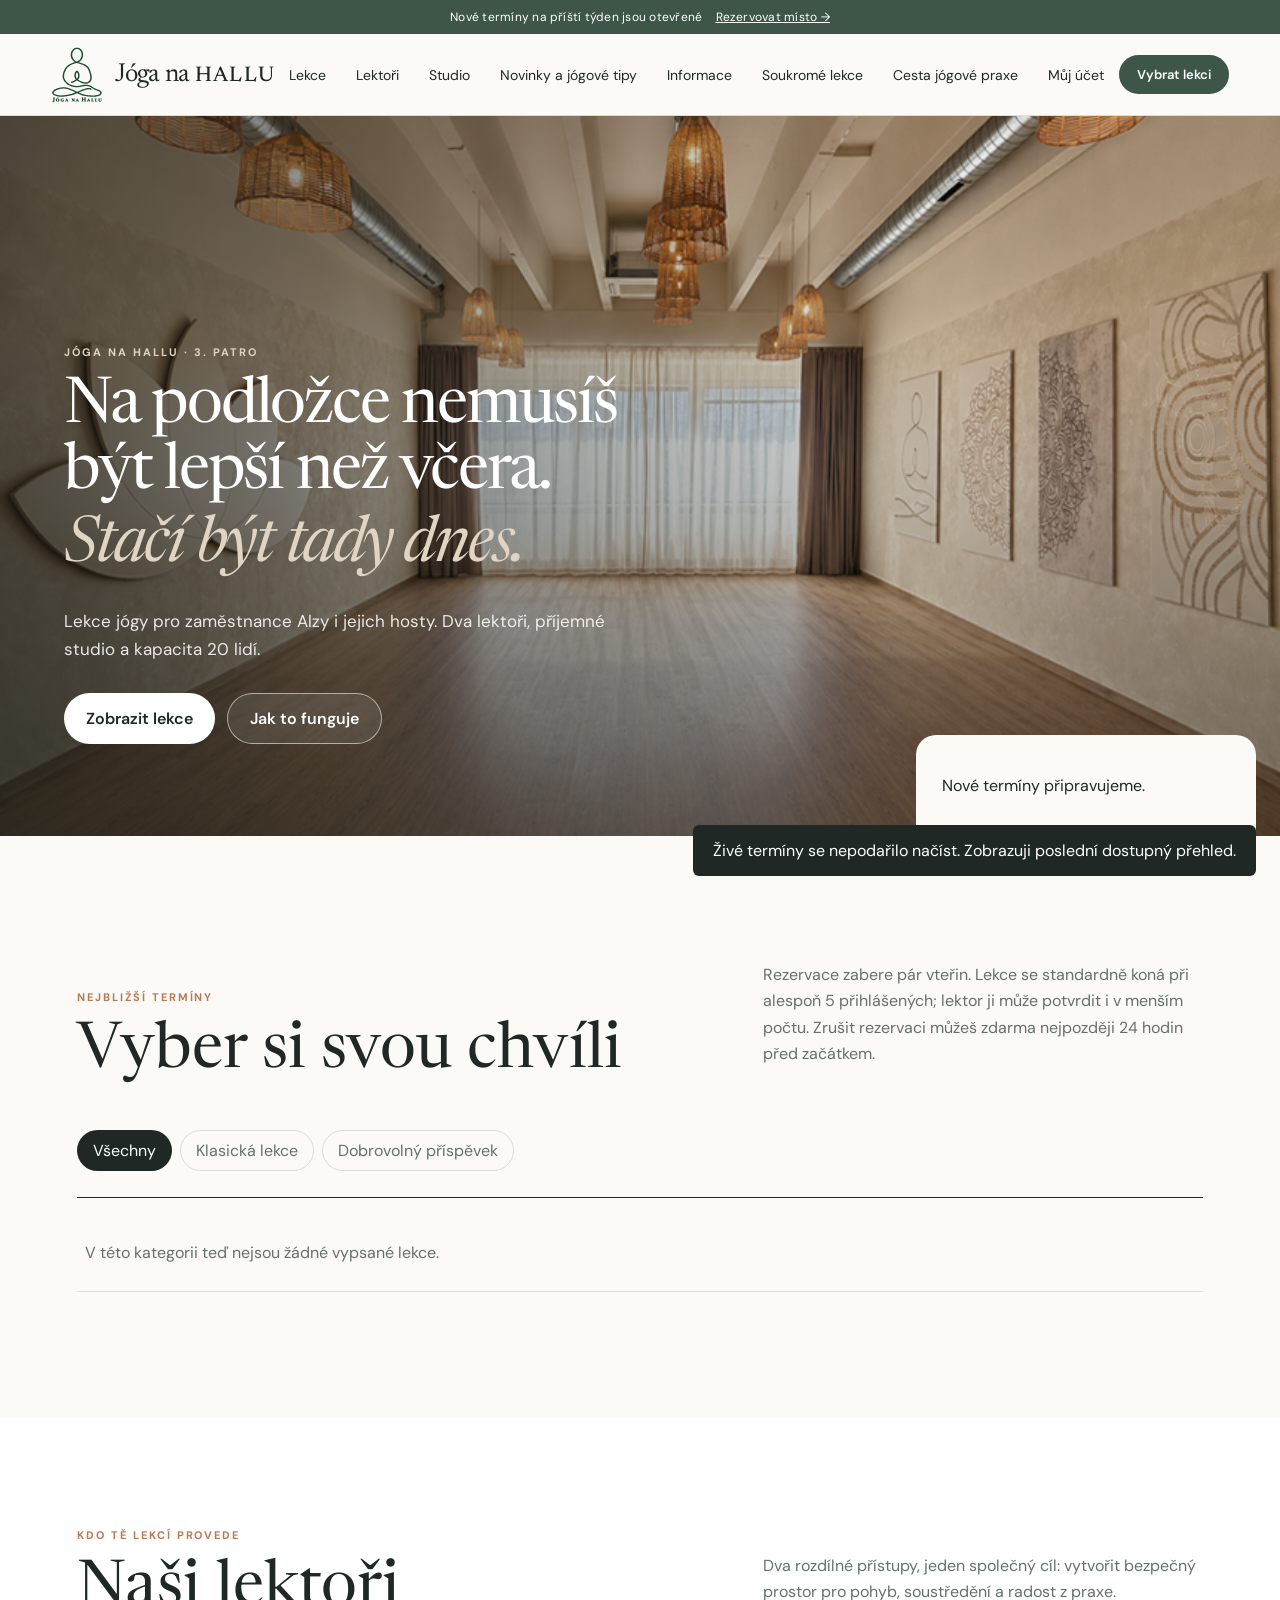
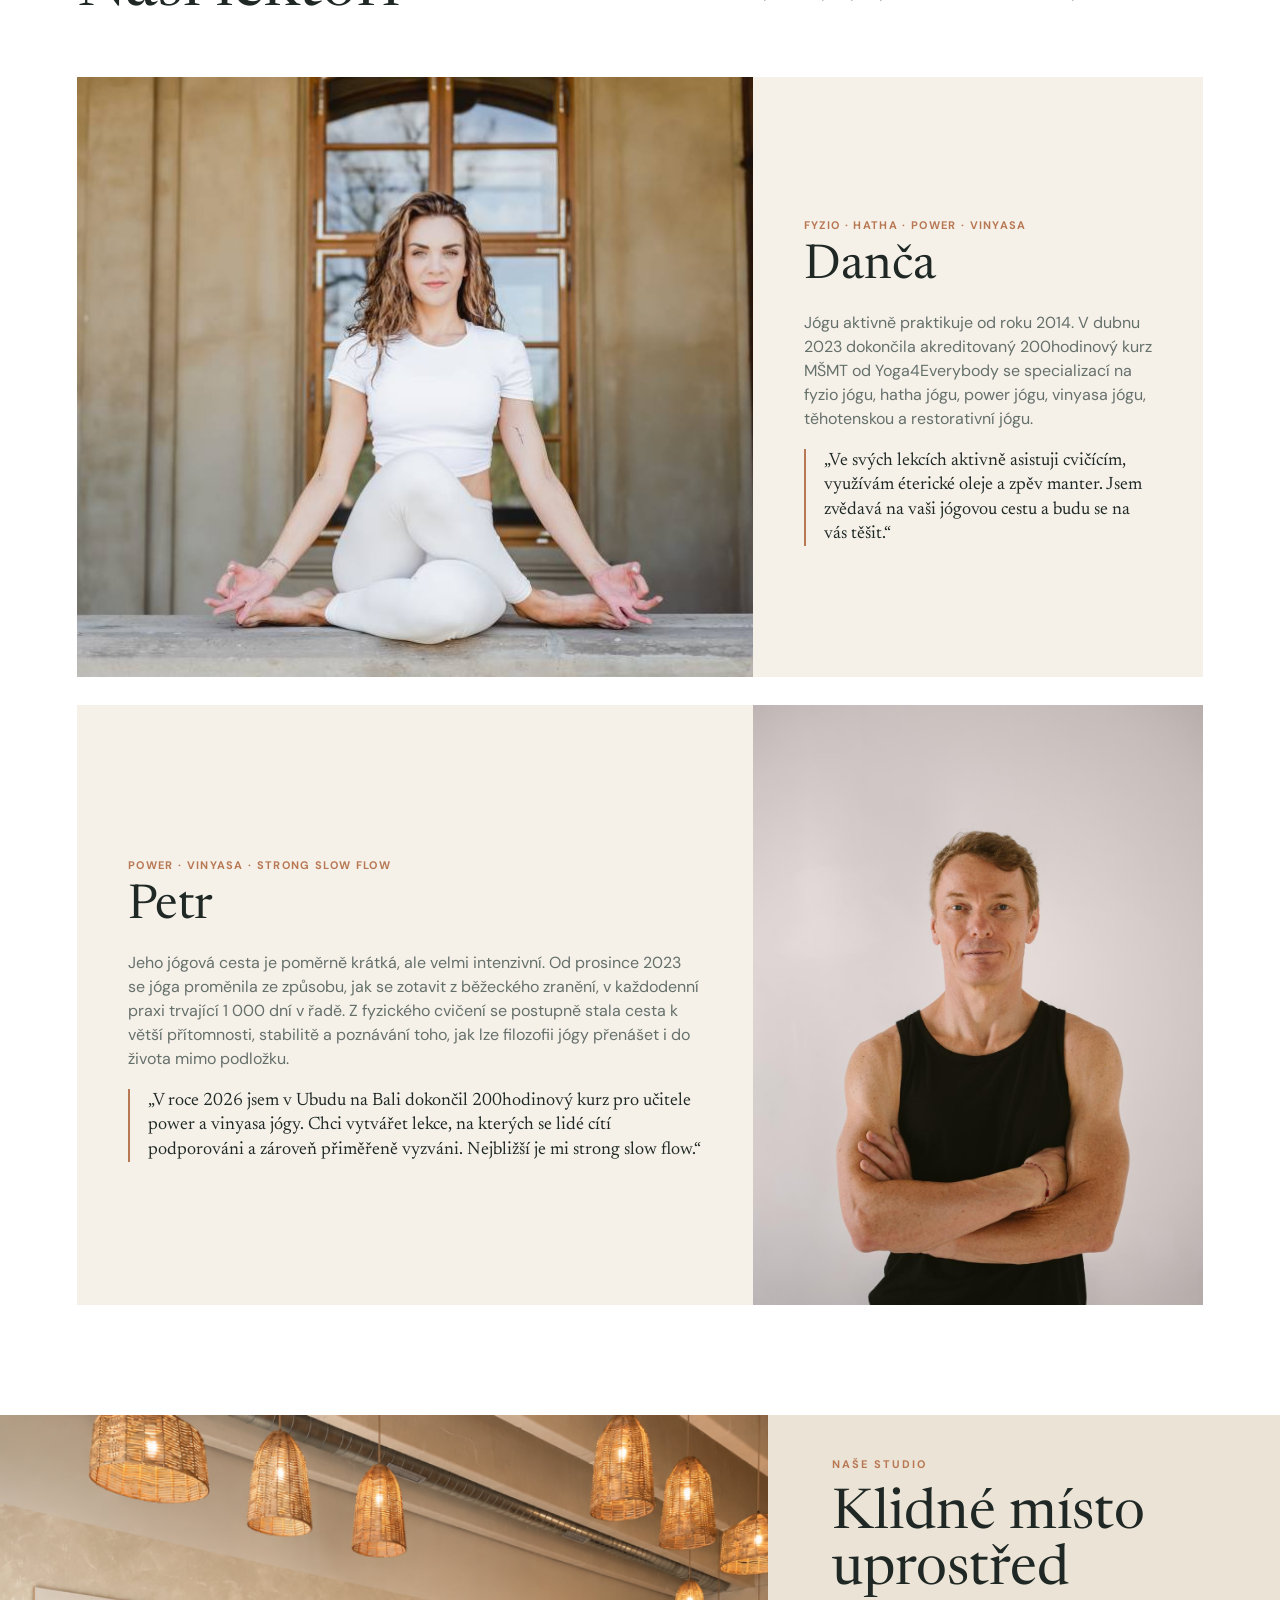
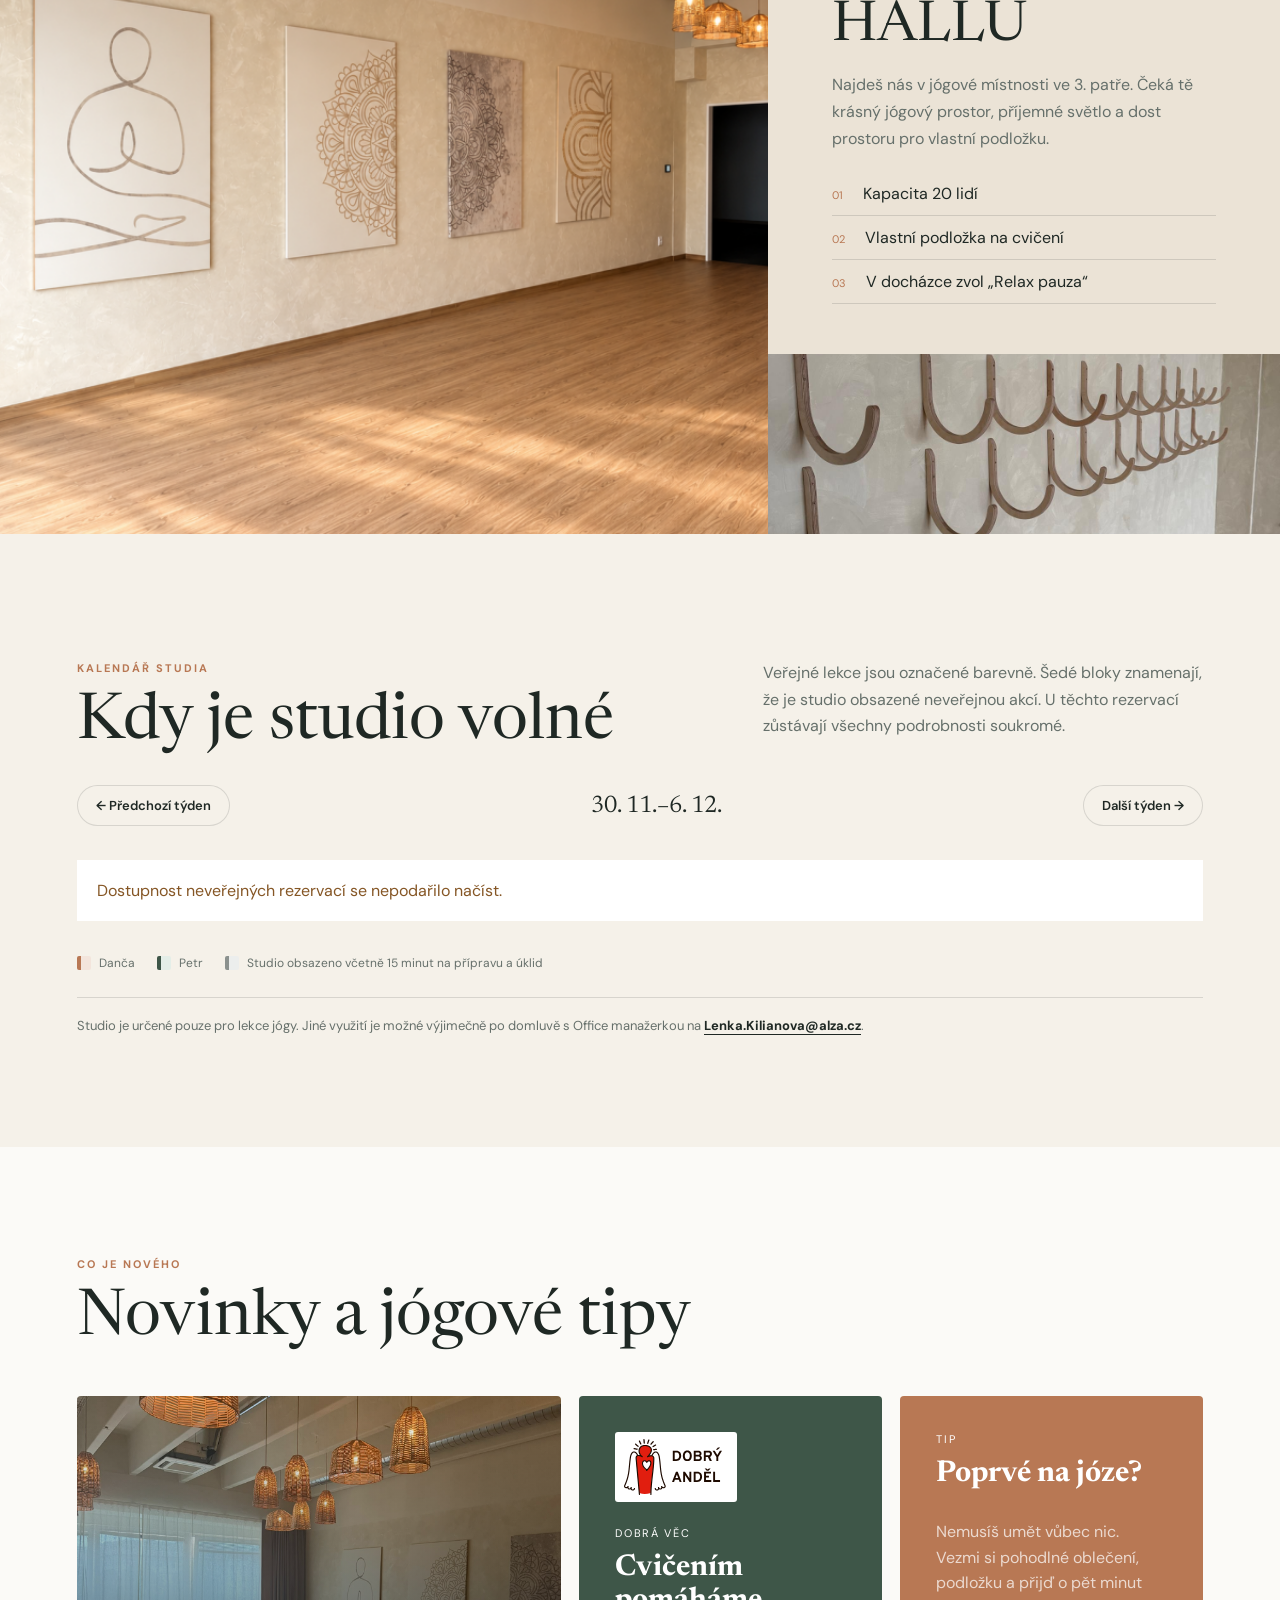
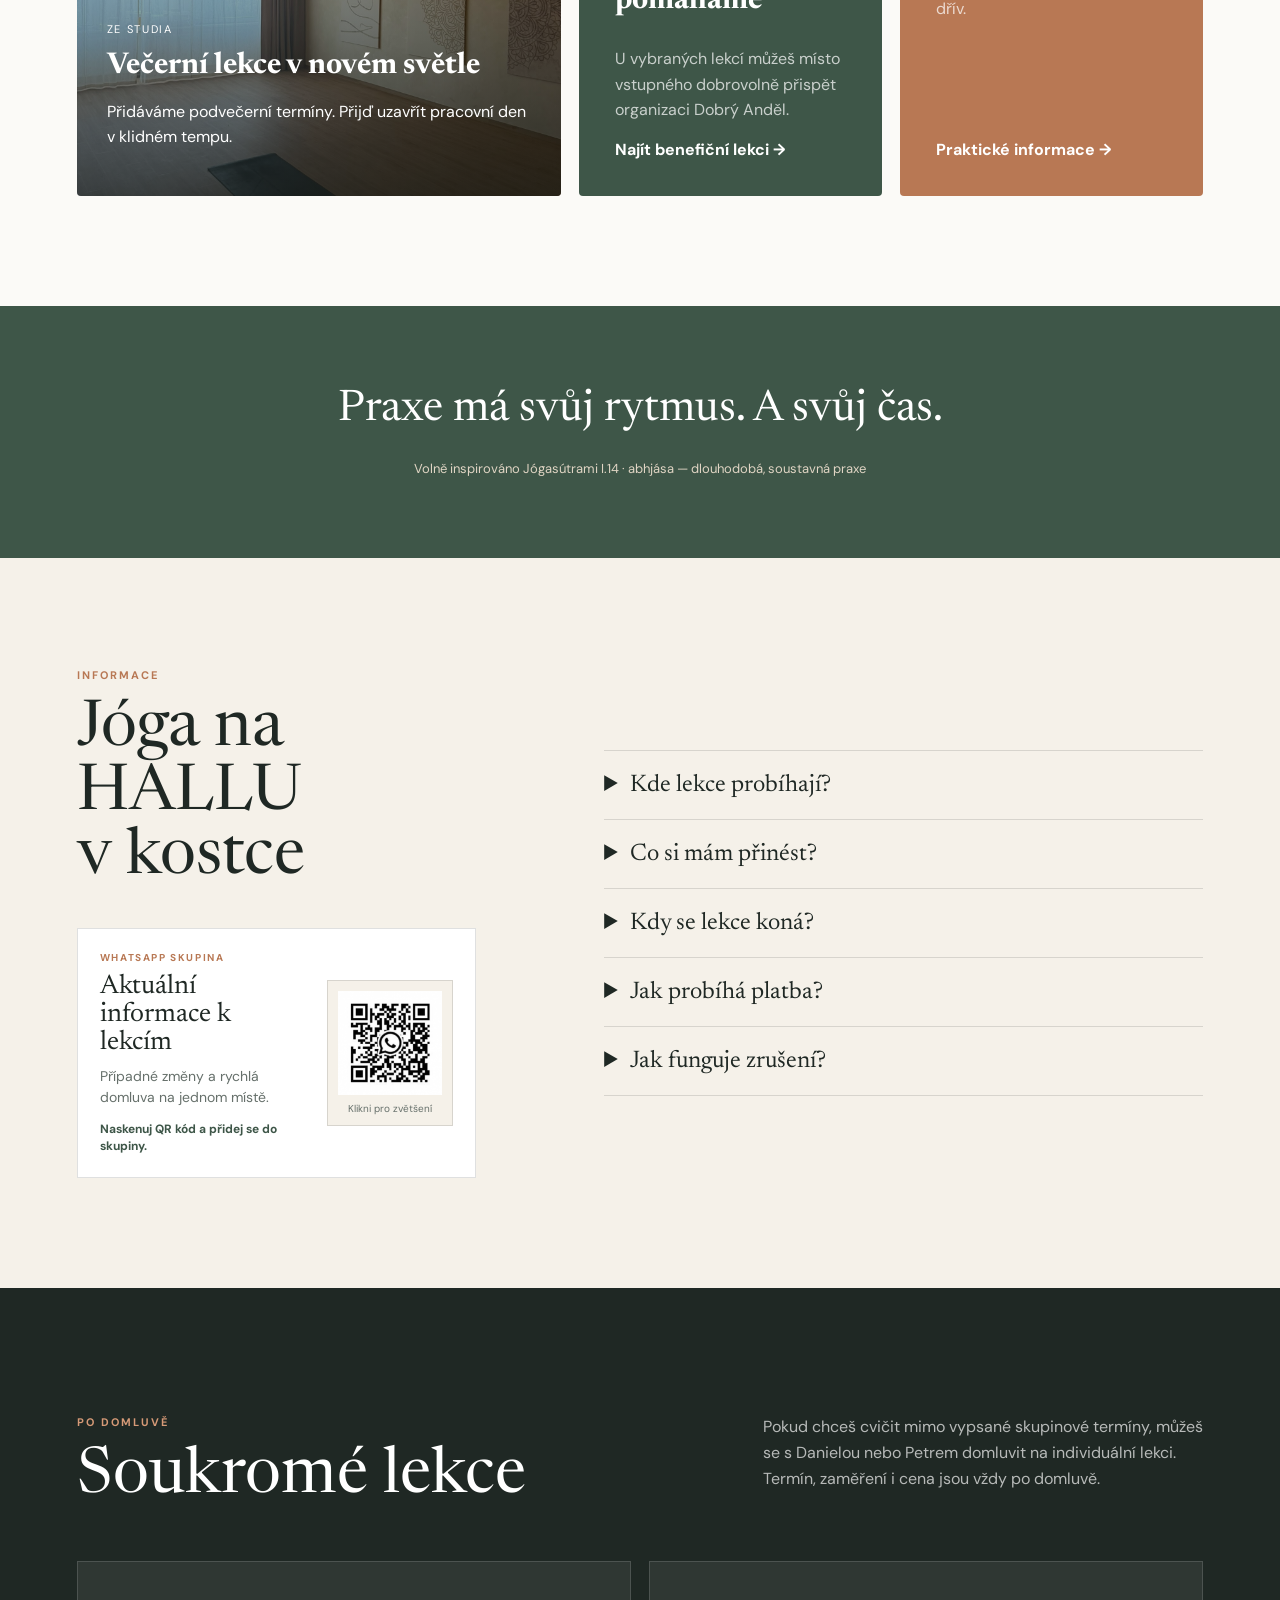
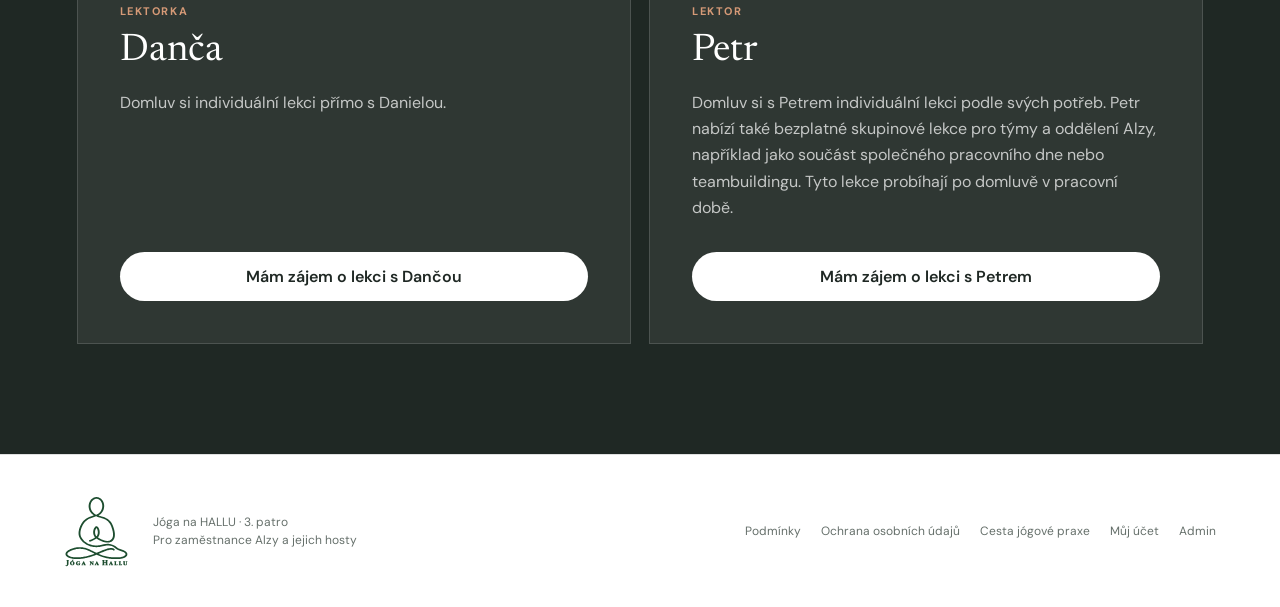
<file: index.html>
<!doctype html>
<html lang="cs">
<head>
  <meta charset="UTF-8" />
  <meta name="viewport" content="width=device-width, initial-scale=1.0" />
  <meta name="description" content="Rezervace skupinových a soukromých lekcí jógy ve 3. patře budovy HALL pro zaměstnance Alzy a jejich hosty." />
  <title>Jóga na HALLU | Lekce jógy pro zaměstnance Alzy</title>
  <link rel="canonical" href="https://joganahallu.cz/" />
  <meta property="og:type" content="website" />
  <meta property="og:locale" content="cs_CZ" />
  <meta property="og:site_name" content="Jóga na HALLU" />
  <meta property="og:title" content="Jóga na HALLU | Lekce jógy pro zaměstnance Alzy" />
  <meta property="og:description" content="Rezervace skupinových a soukromých lekcí jógy ve 3. patře budovy HALL pro zaměstnance Alzy a jejich hosty." />
  <meta property="og:url" content="https://joganahallu.cz/" />
  <meta property="og:image" content="https://joganahallu.cz/assets/joga-na-hallu-social-daylight-v3.jpg" />
  <meta property="og:image:type" content="image/jpeg" />
  <meta property="og:image:width" content="1200" />
  <meta property="og:image:height" content="630" />
  <meta property="og:image:alt" content="Jógové studio ve 3. patře budovy HALL s proutěnými světly a jógovými obrazy" />
  <meta name="twitter:card" content="summary_large_image" />
  <meta name="twitter:title" content="Jóga na HALLU | Lekce jógy pro zaměstnance Alzy" />
  <meta name="twitter:description" content="Rezervace lekcí jógy v budově HALL pro zaměstnance Alzy a jejich hosty." />
  <meta name="twitter:image" content="https://joganahallu.cz/assets/joga-na-hallu-social-daylight-v3.jpg" />
  <meta name="twitter:image:alt" content="Jógové studio ve 3. patře budovy HALL s proutěnými světly a jógovými obrazy" />
  <link rel="icon" type="image/svg+xml" href="assets/joga-na-hallu-logo.svg" />
  <link rel="apple-touch-icon" href="assets/joga-na-hallu-logo.png" />
  <link rel="preconnect" href="https://fonts.googleapis.com">
  <link rel="preconnect" href="https://fonts.gstatic.com" crossorigin>
  <link href="https://fonts.googleapis.com/css2?family=DM+Sans:wght@400;500;600;700&family=Newsreader:opsz,wght@6..72,400;6..72,500&display=swap" rel="stylesheet">
  <link rel="stylesheet" href="styles.css?v=2026110103" />
  <script type="application/ld+json">
  {
    "@context": "https://schema.org",
    "@graph": [
      {
        "@type": "WebSite",
        "@id": "https://joganahallu.cz/#website",
        "url": "https://joganahallu.cz/",
        "name": "Jóga na HALLU",
        "description": "Lekce jógy pro zaměstnance Alzy a jejich hosty.",
        "inLanguage": "cs-CZ",
        "creator": { "@id": "https://joganahallu.cz/#operator" }
      },
      {
        "@type": "Person",
        "@id": "https://joganahallu.cz/#operator",
        "name": "Petr Bena",
        "email": "mailto:petr.bena@alza.cz"
      },
      {
        "@type": "SportsActivityLocation",
        "@id": "https://joganahallu.cz/#studio",
        "name": "Jóga na HALLU",
        "url": "https://joganahallu.cz/",
        "image": [
          "https://joganahallu.cz/assets/studio-hero-daylight-leveled.png",
          "https://joganahallu.cz/assets/joga-na-hallu-social-daylight-v3.jpg"
        ],
        "description": "Jógové studio ve 3. patře budovy HALL pro zaměstnance Alzy a jejich hosty.",
        "address": "Jógová místnost, 3. patro, budova HALL",
        "email": "petr.bena@alza.cz",
        "audience": {
          "@type": "Audience",
          "audienceType": "Zaměstnanci Alzy a jejich hosté"
        }
      }
    ]
  }
  </script>
</head>
<body>
  <div class="announcement">Nové termíny na příští týden jsou otevřené <a href="#lekce">Rezervovat místo →</a></div>
  <header class="site-header">
    <a class="brand" href="#top" aria-label="Jóga na HALLU – domů">
      <img class="brand-logo" src="assets/joga-na-hallu-logo.svg" alt="Jóga na HALLU" />
      <span class="brand-name">Jóga na <strong>HALLU</strong></span>
    </a>
    <nav id="main-menu" aria-label="Hlavní navigace">
      <a href="#lekce">Lekce</a>
      <a href="#lektori">Lektoři</a>
      <a href="#studio">Studio</a>
      <a href="#novinky">Novinky a jógové tipy</a>
      <a href="#informace">Informace</a>
      <a href="#soukrome-lekce">Soukromé lekce</a>
      <a href="#ucet">Můj účet</a>
    </nav>
    <div class="header-actions">
      <a class="button button-small" href="#lekce">Vybrat lekci</a>
      <button class="menu-toggle" type="button" aria-expanded="false" aria-controls="main-menu" aria-label="Otevřít hlavní menu"><span></span><span></span><span></span></button>
    </div>
  </header>

  <main id="public-view">
    <section class="hero" id="top">
      <img src="assets/studio-hero-daylight-leveled.png" alt="Dokončené jógové studio s obrazy, proutěnými lampami a dřevěnou podlahou" />
      <div class="hero-shade"></div>
      <div class="hero-copy">
        <p class="eyebrow light">Jóga na HALLU · 3. patro</p>
        <h1 data-hero-claim>Jóga není o tom, jak jsi flexibilní.<br><i>Ale o tom, jak blízko máš k sobě.</i></h1>
        <p>Lekce jógy pro zaměstnance Alzy i jejich hosty. Dva lektoři, příjemné studio a kapacita <span data-setting="studio_capacity">20</span> lidí.</p>
        <div class="hero-actions">
          <a class="button button-light" href="#lekce">Zobrazit lekce</a>
          <a class="button button-ghost" href="#informace">Jak to funguje</a>
        </div>
      </div>
      <div class="next-class" id="next-class-card"></div>
    </section>

    <section class="section classes-section" id="lekce">
      <div class="section-heading split">
        <div>
          <p class="eyebrow">Nejbližší termíny</p>
          <h2>Vyber si svou chvíli</h2>
        </div>
        <p>Rezervace zabere pár vteřin. Lekce se standardně koná při alespoň <span data-setting="minimum_attendance">5</span> přihlášených; lektor ji může potvrdit i v menším počtu. Zrušit rezervaci můžeš zdarma nejpozději <span data-setting="cancellation_hours">24</span> hodin před začátkem.</p>
      </div>
      <div class="filter-row" role="group" aria-label="Filtr lekcí">
        <button class="filter active" data-filter="all">Všechny</button>
        <button class="filter" data-filter="paid">Klasická lekce</button>
        <button class="filter" data-filter="charity">Dobrovolný příspěvek</button>
      </div>
      <div class="class-list" id="class-list"></div>
    </section>

    <section class="section teachers-section" id="lektori">
      <div class="section-heading split">
        <div><p class="eyebrow">Kdo tě lekcí provede</p><h2>Naši lektoři</h2></div>
        <p>Dva rozdílné přístupy, jeden společný cíl: vytvořit bezpečný prostor pro pohyb, soustředění a radost z praxe.</p>
      </div>
      <div class="teachers-grid" id="teachers-grid">
        <article class="teacher-card">
          <div class="teacher-photo teacher-photo-landscape"><img src="assets/daniela-stastna.jpg" alt="Lektorka jógy Danča" /></div>
          <div class="teacher-card-copy">
            <p class="teacher-kicker">Fyzio · Hatha · Power · Vinyasa</p>
            <h3>Danča</h3>
            <p>Jógu aktivně praktikuje od roku 2014. V dubnu 2023 dokončila akreditovaný 200hodinový kurz MŠMT od Yoga4Everybody se specializací na fyzio jógu, hatha jógu, power jógu, vinyasa jógu, těhotenskou a restorativní jógu.</p>
            <blockquote>„Ve svých lekcích aktivně asistuji cvičícím, využívám éterické oleje a zpěv manter. Jsem zvědavá na vaši jógovou cestu a budu se na vás těšit.“</blockquote>
          </div>
        </article>
        <article class="teacher-card reverse">
          <div class="teacher-photo teacher-photo-portrait"><img src="assets/petr-bena.jpeg" alt="Lektor jógy Petr" /></div>
          <div class="teacher-card-copy">
            <p class="teacher-kicker">Power · Vinyasa · Strong slow flow</p>
            <h3>Petr</h3>
            <p>Jeho jógová cesta je poměrně krátká, ale velmi intenzivní. Od prosince 2023 se jóga proměnila ze způsobu, jak se zotavit z běžeckého zranění, v každodenní praxi trvající 1 000 dní v řadě. Z fyzického cvičení se postupně stala cesta k větší přítomnosti, stabilitě a poznávání toho, jak lze filozofii jógy přenášet i do života mimo podložku.</p>
            <blockquote>„V roce 2026 jsem v Ubudu na Bali dokončil 200hodinový kurz pro učitele power a vinyasa jógy. Chci vytvářet lekce, na kterých se lidé cítí podporováni a zároveň přiměřeně vyzváni. Nejbližší je mi strong slow flow.“</blockquote>
          </div>
        </article>
      </div>
    </section>

    <div class="studio-cluster" id="studio">
      <section class="studio-grid" aria-label="Naše studio">
        <div class="studio-main image-frame"><img src="assets/studio-art-daylight.png" alt="Jógové studio s obrazy, proutěnými lampami a sluncem prosvětlenou dřevěnou podlahou" /></div>
        <div class="studio-copy">
          <p class="eyebrow">Naše studio</p>
          <h2>Klidné místo uprostřed HALLU</h2>
          <p>Najdeš nás v jógové místnosti ve 3. patře. Čeká tě krásný jógový prostor, příjemné světlo a dost prostoru pro vlastní podložku.</p>
          <ul class="feature-list">
            <li><span class="feature-number">01</span> Kapacita <span data-setting="studio_capacity">20</span> lidí</li>
            <li><span class="feature-number">02</span> Vlastní podložka na cvičení</li>
            <li><span class="feature-number">03</span> V docházce zvol „Relax pauza“</li>
          </ul>
        </div>
        <div class="studio-detail image-frame"><img src="assets/studio-hooks.jpeg" alt="Dřevěné držáky na podložky v jógovém studiu" /></div>
      </section>

      <section class="section availability-section" id="dostupnost">
        <div class="section-heading split">
          <div>
            <p class="eyebrow">Kalendář studia</p>
            <h2>Kdy je studio volné</h2>
          </div>
          <p>Veřejné lekce jsou označené barevně. Šedé bloky znamenají, že je studio obsazené neveřejnou akcí. U těchto rezervací zůstávají všechny podrobnosti soukromé.</p>
        </div>
        <div class="calendar-toolbar">
          <button class="button button-small button-secondary" id="public-calendar-prev" type="button">← Předchozí týden</button>
          <strong id="public-calendar-range"></strong>
          <button class="button button-small button-secondary" id="public-calendar-next" type="button">Další týden →</button>
        </div>
        <div class="studio-calendar" id="public-studio-calendar" aria-live="polite"></div>
        <p class="calendar-legend"><span class="legend-daniela"></span> Danča <span class="legend-petr"></span> Petr <span class="legend-private"></span> Studio obsazeno včetně 15 minut na přípravu a úklid</p>
        <p class="calendar-note">Studio je určené pouze pro lekce jógy. Jiné využití je možné výjimečně po domluvě s Office manažerkou na <a href="mailto:Lenka.Kilianova@alza.cz">Lenka.Kilianova@alza.cz</a>.</p>
      </section>
    </div>

    <section class="section news-section" id="novinky">
      <div class="section-heading split">
        <div>
          <p class="eyebrow">Co je nového</p>
          <h2>Novinky a jógové tipy</h2>
        </div>
      </div>
      <div class="news-grid" id="news-grid">
        <article class="news-card featured">
          <img src="assets/studio-lamps.jpeg" alt="Rozsvícené lampy v jógovém studiu" />
          <div><span>Ze studia</span><h3>Večerní lekce v novém světle</h3><p>Přidáváme podvečerní termíny. Přijď uzavřít pracovní den v klidném tempu.</p></div>
        </article>
        <article class="news-card text-card charity-card"><img class="charity-logo" src="assets/dobry-andel-logo.svg" alt="Dobrý Anděl"><span>Dobrá věc</span><h3>Cvičením pomáháme</h3><p>U vybraných lekcí můžeš místo vstupného dobrovolně přispět organizaci Dobrý Anděl.</p><p data-donation-summary hidden></p><a href="#lekce">Najít benefiční lekci →</a></article>
        <article class="news-card text-card warm"><span>Tip</span><h3>Poprvé na józe?</h3><p>Nemusíš umět vůbec nic. Vezmi si pohodlné oblečení, podložku a přijď o pět minut dřív.</p><a href="#informace">Praktické informace →</a></article>
      </div>
    </section>

    <section class="quote-break" aria-label="Myšlenka inspirovaná jógovou filozofií">
      <p data-yoga-reflection>Laskavost má místo i na podložce.</p>
      <small class="quote-source" data-yoga-reflection-source>Volně inspirováno Jógasútrami II.30 · ahimsá — neubližování</small>
    </section>

    <section class="section info-section" id="informace">
      <div class="info-section-inner">
      <div>
        <p class="eyebrow">Informace</p>
        <h2>Jóga na HALLU<br>v kostce</h2>
        <div class="whatsapp-card">
          <div class="whatsapp-copy">
            <p class="whatsapp-label">WhatsApp skupina</p>
            <h3>Aktuální informace k lekcím</h3>
            <p>Případné změny a rychlá domluva na jednom místě.</p>
            <small>Naskenuj QR kód a přidej se do skupiny.</small>
          </div>
          <a class="whatsapp-qr" href="assets/whatsapp-joga-qr-only.png" target="_blank" rel="noopener" aria-label="Zvětšit QR kód WhatsApp skupiny">
            <img src="assets/whatsapp-joga-qr-only.png" alt="QR kód pro připojení do WhatsApp skupiny" />
            <span>Klikni pro zvětšení</span>
          </a>
        </div>
      </div>
      <div class="accordion">
        <details><summary>Kde lekce probíhají?</summary><p>V jógové místnosti ve 3. patře budovy HALL hned vedle zasedací místnosti Metro.</p></details>
        <details><summary>Co si mám přinést?</summary><p>Vlastní podložku, pohodlné oblečení a možná i láhev s vodou. Na místě buď ideálně pět minut před začátkem.</p></details>
        <details><summary>Kdy se lekce koná?</summary><p>Jednotlivé lekce obvykle trvají 60 minut. Lekce se standardně koná při alespoň <span data-setting="minimum_attendance">5</span> přihlášených. Lektor ji může nechat proběhnout i v menším počtu. Pokud ji zruší, všichni přihlášení dostanou e-mail.</p></details>
        <details><summary>Jak probíhá platba?</summary><p>Podle konkrétního termínu stojí lekce <span data-setting="default_paid_price">150</span> Kč, nebo můžeš místo vstupného dobrovolně přispět na charitu. Po lekci přijde příslušný QR kód e-mailem.</p></details>
        <details><summary>Jak funguje zrušení?</summary><p>Rezervaci můžeš bezplatně zrušit do <span data-setting="cancellation_hours">24</span> hodin před lekcí. Později je lekce účtována, můžeš ale poslat náhradníka.</p></details>
      </div>
      </div>
    </section>

    <section class="section private-lessons-section" id="soukrome-lekce">
      <div class="section-heading split">
        <div>
          <p class="eyebrow">Po domluvě</p>
          <h2>Soukromé lekce</h2>
        </div>
        <p>Pokud chceš cvičit mimo vypsané skupinové termíny, můžeš se s Danielou nebo Petrem domluvit na individuální lekci. Termín, zaměření i cena jsou vždy po domluvě.</p>
      </div>
      <div class="private-lesson-grid">
        <article class="private-lesson-card">
          <p class="private-lesson-label">Lektorka</p>
          <h3>Danča</h3>
          <p>Domluv si individuální lekci přímo s Danielou.</p>
          <button class="button button-light" type="button" data-private-instructor="Daniela Šťastná">Mám zájem o lekci s Dančou</button>
        </article>
        <article class="private-lesson-card">
          <p class="private-lesson-label">Lektor</p>
          <h3>Petr</h3>
          <p>Domluv si s Petrem individuální lekci podle svých potřeb. Petr nabízí také bezplatné skupinové lekce pro týmy a oddělení Alzy, například jako součást společného pracovního dne nebo teambuildingu. Tyto lekce probíhají po domluvě v pracovní době.</p>
          <button class="button button-light" type="button" data-private-instructor="Petr Bena">Mám zájem o lekci s Petrem</button>
        </article>
      </div>
    </section>
  </main>

  <main id="account-view" class="account-page" hidden>
    <section class="section account-section">
      <div class="section-heading split">
        <div><p class="eyebrow">Rezervace na jednom místě</p><h1>Můj účet</h1></div>
        <p>Přehled tvých rezervací a nastavení účtu na jednom místě.</p>
      </div>
      <div id="account-panel" aria-live="polite"></div>
    </section>
  </main>

  <main id="admin-view" class="admin-shell" hidden>
    <aside class="admin-sidebar">
      <a class="brand admin-brand" href="#top" aria-label="Zpět na veřejný web"><img class="brand-logo" src="assets/joga-na-hallu-logo.svg" alt="Jóga na HALLU" /></a>
      <button class="admin-menu-toggle" id="admin-menu-toggle" type="button" aria-expanded="false" aria-controls="admin-menu" aria-label="Otevřít menu správy"><span aria-hidden="true">☰</span></button>
      <nav id="admin-menu">
        <button class="admin-nav active" data-admin-tab="overview">Lekce</button>
        <button class="admin-nav" data-admin-tab="completed">Proběhlé lekce a platby</button>
        <button class="admin-nav" data-admin-tab="feedback">Zpětná vazba</button>
        <button class="admin-nav" data-admin-tab="calendar">Kalendář studia</button>
        <button class="admin-nav" data-admin-tab="people">Účastníci</button>
        <button class="admin-nav" data-admin-tab="content">Novinky a jógové tipy</button>
        <button class="admin-nav" data-admin-tab="teachers">Profily lektorů</button>
        <button class="admin-nav" data-admin-tab="accounts">Administrátoři</button>
        <button class="admin-nav" data-admin-tab="settings">Nastavení</button>
        <button class="admin-back admin-back-mobile" data-close-admin>← Zpět na web</button>
      </nav>
      <button class="admin-back admin-back-desktop" data-close-admin>← Zpět na web</button>
    </aside>
    <section class="admin-content">
      <div class="admin-topbar"><div><p class="eyebrow">Správa studia</p><h1 id="admin-title">Správa studia</h1></div><div class="admin-topbar-actions"><button class="button" id="add-lesson">+ Nová lekce</button><button class="text-button" id="admin-logout">Odhlásit se</button></div></div>
      <div id="admin-panel"></div>
    </section>
  </main>

  <footer>
    <div class="footer-inner">
      <div class="footer-brand">
        <div class="brand"><img class="brand-logo" src="assets/joga-na-hallu-logo.svg" alt="Jóga na HALLU" /></div>
        <p>Jóga na HALLU · 3. patro<br />Pro zaměstnance Alzy a jejich hosty</p>
      </div>
      <div class="footer-links">
        <div class="footer-link-group footer-link-primary">
          <a class="footer-link-journey" href="/cesta-praxe">Cesta jógové praxe</a>
          <a class="footer-link-account" href="#ucet">Můj účet</a>
        </div>
        <div class="footer-link-group footer-link-utility">
          <a class="footer-link-conditions" href="/podminky">Podmínky</a>
          <a class="footer-link-privacy" href="/ochrana-osobnich-udaju">Ochrana osobních údajů</a>
          <a class="footer-admin-link" href="#admin/lekce" data-open-admin>Admin</a>
        </div>
      </div>
    </div>
  </footer>

  <dialog id="booking-dialog">
    <button class="dialog-close" aria-label="Zavřít">×</button>
    <div id="booking-content"></div>
  </dialog>
  <div class="toast" id="toast" role="status"></div>
  <script src="app.js?v=2026110102"></script>
</body>
</html>
</file>
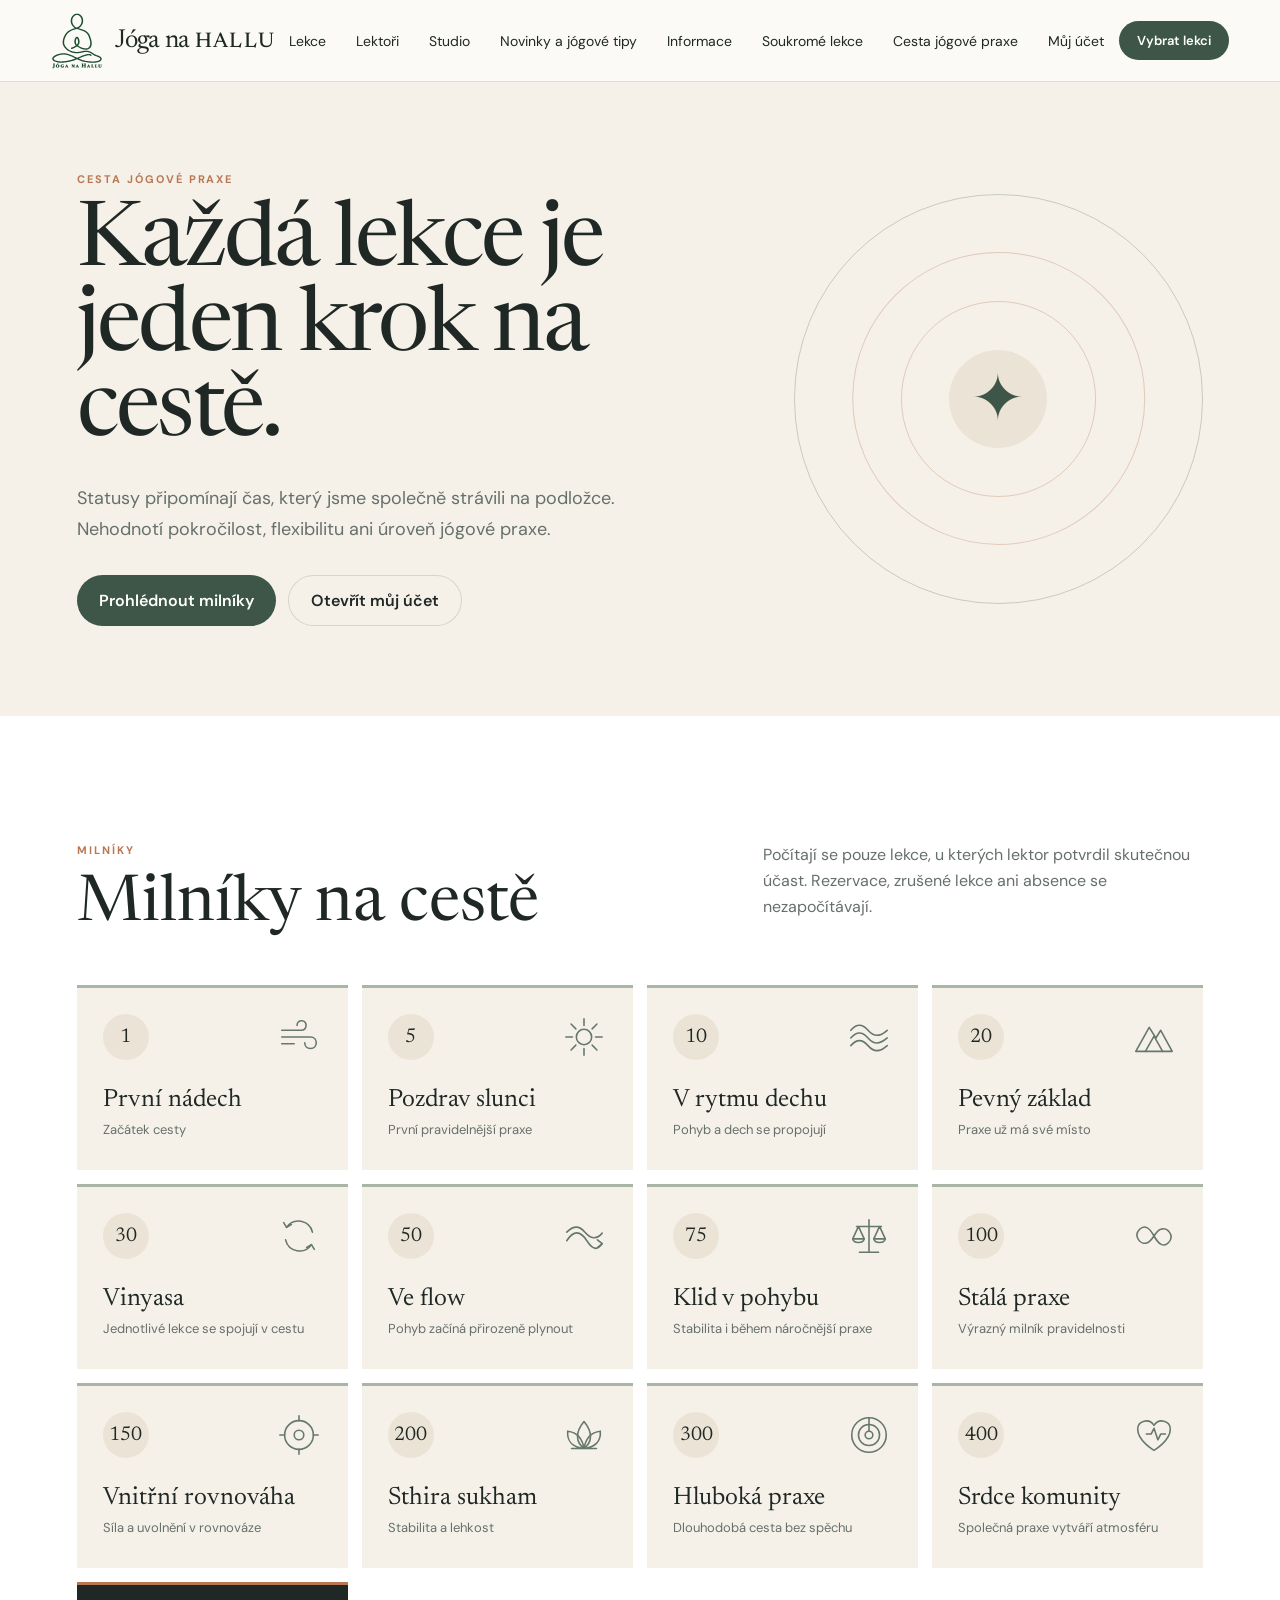
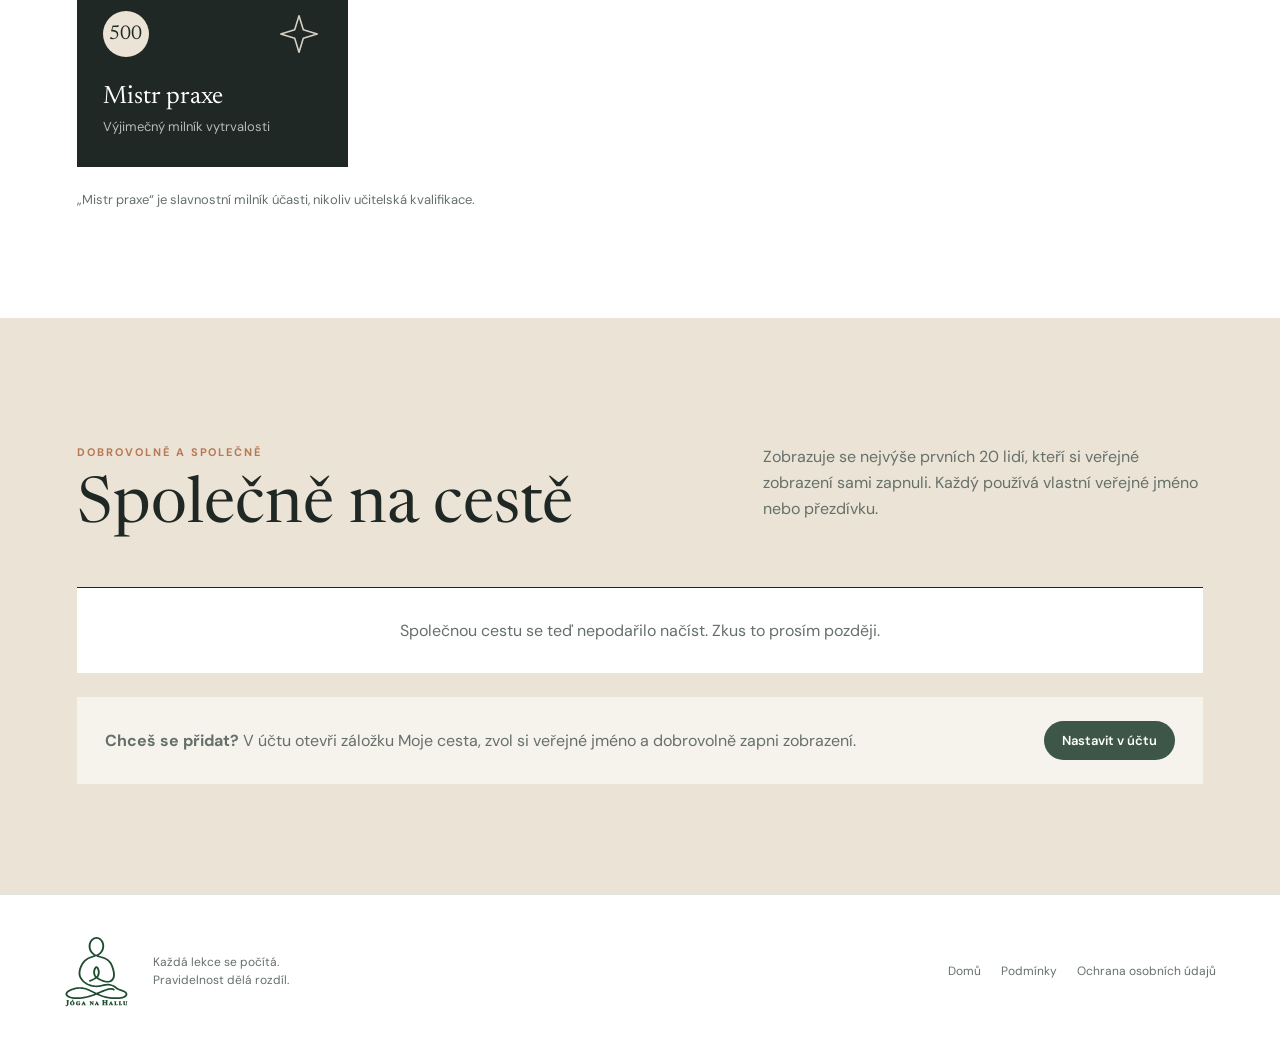
<file: cesta-praxe.html>
<!doctype html>
<html lang="cs">
<head>
  <meta charset="UTF-8" />
  <meta name="viewport" content="width=device-width, initial-scale=1.0" />
  <meta name="description" content="Cesta jógové praxe – společné jógové milníky na Józe na HALLU." />
  <title>Cesta jógové praxe | Jóga na HALLU</title>
  <link rel="canonical" href="https://joganahallu.cz/cesta-praxe" />
  <meta property="og:type" content="website" />
  <meta property="og:locale" content="cs_CZ" />
  <meta property="og:site_name" content="Jóga na HALLU" />
  <meta property="og:title" content="Cesta jógové praxe | Jóga na HALLU" />
  <meta property="og:description" content="Cesta jógové praxe – společné jógové milníky na Józe na HALLU." />
  <meta property="og:url" content="https://joganahallu.cz/cesta-praxe" />
  <meta property="og:image" content="https://joganahallu.cz/assets/joga-na-hallu-social-daylight-v3.jpg" />
  <meta property="og:image:type" content="image/jpeg" />
  <meta property="og:image:width" content="1200" />
  <meta property="og:image:height" content="630" />
  <meta property="og:image:alt" content="Jógové studio ve 3. patře budovy HALL s proutěnými světly a jógovými obrazy" />
  <meta name="twitter:card" content="summary_large_image" />
  <meta name="twitter:title" content="Cesta jógové praxe | Jóga na HALLU" />
  <meta name="twitter:description" content="Společné jógové milníky na Józe na HALLU." />
  <meta name="twitter:image" content="https://joganahallu.cz/assets/joga-na-hallu-social-daylight-v3.jpg" />
  <meta name="twitter:image:alt" content="Jógové studio ve 3. patře budovy HALL s proutěnými světly a jógovými obrazy" />
  <link rel="icon" type="image/svg+xml" href="assets/joga-na-hallu-logo.svg" />
  <link rel="preconnect" href="https://fonts.googleapis.com">
  <link rel="preconnect" href="https://fonts.gstatic.com" crossorigin>
  <link href="https://fonts.googleapis.com/css2?family=DM+Sans:wght@400;500;600;700&family=Newsreader:opsz,wght@6..72,400;6..72,500&display=swap" rel="stylesheet">
  <link rel="stylesheet" href="styles.css?v=2026101817" />
  <script type="application/ld+json">
  {"@context":"https://schema.org","@type":"WebPage","name":"Cesta jógové praxe | Jóga na HALLU","url":"https://joganahallu.cz/cesta-praxe","description":"Cesta jógové praxe – společné jógové milníky na Józe na HALLU.","inLanguage":"cs-CZ","isPartOf":{"@id":"https://joganahallu.cz/#website"}}
  </script>
</head>
<body class="journey-page">
  <svg class="journey-icon-sprite" aria-hidden="true">
    <defs>
      <symbol id="journey-icon-breath" viewBox="0 0 48 48"><path d="M6 17h20c7 0 7-10 1-10-4 0-5 3-5 5M6 24h30c8 0 8 12 0 12-4 0-6-3-6-6M6 31h13"/></symbol>
      <symbol id="journey-icon-sun" viewBox="0 0 48 48"><circle cx="24" cy="24" r="8"/><path d="M24 5v7M24 36v7M5 24h7M36 24h7M10.5 10.5l5 5M32.5 32.5l5 5M37.5 10.5l-5 5M15.5 32.5l-5 5"/></symbol>
      <symbol id="journey-icon-wave" viewBox="0 0 48 48"><path d="M5 17c6-7 12-7 18 0s12 7 20 0M5 25c6-7 12-7 18 0s12 7 20 0M5 33c6-7 12-7 18 0s12 7 20 0"/></symbol>
      <symbol id="journey-icon-mountain" viewBox="0 0 48 48"><path d="M5 39 19 14l7 11 5-8 12 22H5Z"/><path d="m15 39 9-16 9 16"/></symbol>
      <symbol id="journey-icon-flow" viewBox="0 0 48 48"><path d="M10 28a15 15 0 0 0 27 5M38 20A15 15 0 0 0 11 15"/><path d="m8 10 3 5 5-3M40 38l-3-5-5 3"/></symbol>
      <symbol id="journey-icon-balance" viewBox="0 0 48 48"><path d="M24 7v34M11 14h26M13 14 7 27h12l-6-13ZM35 14l-6 13h12l-6-13ZM14 41h20"/><path d="M7 27c1 5 11 5 12 0M29 27c1 5 11 5 12 0"/></symbol>
      <symbol id="journey-icon-lotus" viewBox="0 0 48 48"><path d="M24 38c-8-6-10-16 0-28 10 12 8 22 0 28Z"/><path d="M24 38C13 37 6 31 7 20c9 1 15 6 17 18ZM24 38c11-1 18-7 17-18-9 1-15 6-17 18ZM11 38h26"/></symbol>
      <symbol id="journey-icon-current" viewBox="0 0 48 48"><path d="M6 29c7-11 14-11 21 0s12 9 16 3M6 20c7-7 13-7 19 0s12 8 18 1"/><path d="m38 28 5 4-5 4"/></symbol>
      <symbol id="journey-icon-infinity" viewBox="0 0 48 48"><path d="M24 24c-5-9-10-12-15-7-7 7 1 17 8 14 3-1 5-4 7-7Zm0 0c5 9 10 12 15 7 7-7-1-17-8-14-3 1-5 4-7 7Z"/></symbol>
      <symbol id="journey-icon-center" viewBox="0 0 48 48"><circle cx="24" cy="24" r="5"/><circle cx="24" cy="24" r="15"/><path d="M24 4v5M24 39v5M4 24h5M39 24h5"/></symbol>
      <symbol id="journey-icon-depth" viewBox="0 0 48 48"><circle cx="24" cy="24" r="18"/><circle cx="24" cy="24" r="11"/><circle cx="24" cy="24" r="4"/><path d="M24 6v14"/></symbol>
      <symbol id="journey-icon-heart" viewBox="0 0 48 48"><path d="M24 40S7 30 7 18c0-9 12-12 17-4 5-8 17-5 17 4 0 12-17 22-17 22Z"/><path d="M16 23h5l3-6 4 12 3-6h5"/></symbol>
      <symbol id="journey-icon-star" viewBox="0 0 48 48"><path d="m24 5 4.5 14.5L43 24l-14.5 4.5L24 43l-4.5-14.5L5 24l14.5-4.5L24 5Z"/></symbol>
    </defs>
  </svg>
  <header class="site-header">
    <a class="brand" href="/" aria-label="Jóga na HALLU – domů">
      <img class="brand-logo" src="assets/joga-na-hallu-logo.svg" alt="Jóga na HALLU" />
      <span class="brand-name">Jóga na <strong>HALLU</strong></span>
    </a>
    <nav id="main-menu" aria-label="Hlavní navigace">
      <a href="/#lekce">Lekce</a>
      <a href="/#lektori">Lektoři</a>
      <a href="/#studio">Studio</a>
      <a href="/#novinky">Novinky a jógové tipy</a>
      <a href="/#informace">Informace</a>
      <a href="/#soukrome-lekce">Soukromé lekce</a>
      <a href="/cesta-praxe" aria-current="page">Cesta jógové praxe</a>
      <a href="/#ucet">Můj účet</a>
    </nav>
    <div class="header-actions">
      <a class="button button-small" href="/#lekce">Vybrat lekci</a>
      <button class="menu-toggle" type="button" aria-expanded="false" aria-controls="main-menu" aria-label="Otevřít hlavní menu"><span></span><span></span><span></span></button>
    </div>
  </header>

  <main>
    <section class="journey-hero">
      <div>
        <p class="eyebrow">Cesta jógové praxe</p>
        <h1>Každá lekce je<br>jeden krok na cestě.</h1>
        <p>Statusy připomínají čas, který jsme společně strávili na podložce. Nehodnotí pokročilost, flexibilitu ani úroveň jógové praxe.</p>
        <div class="hero-actions">
          <a class="button" href="#milniky">Prohlédnout milníky</a>
          <a class="button button-secondary" href="/#ucet">Otevřít můj účet</a>
        </div>
      </div>
      <div class="journey-mandala" aria-hidden="true"><span></span><span></span><span></span><b>✦</b></div>
    </section>

    <section class="section journey-milestones-section" id="milniky">
      <div class="section-heading split">
        <div><p class="eyebrow">Milníky</p><h2>Milníky na cestě</h2></div>
        <p>Počítají se pouze lekce, u kterých lektor potvrdil skutečnou účast. Rezervace, zrušené lekce ani absence se nezapočítávají.</p>
      </div>
      <div class="journey-milestone-grid">
        <article><div class="journey-milestone-top"><span>1</span><svg aria-hidden="true"><use href="#journey-icon-breath"/></svg></div><h3>První nádech</h3><p>Začátek cesty</p></article>
        <article><div class="journey-milestone-top"><span>5</span><svg aria-hidden="true"><use href="#journey-icon-sun"/></svg></div><h3>Pozdrav slunci</h3><p>První pravidelnější praxe</p></article>
        <article><div class="journey-milestone-top"><span>10</span><svg aria-hidden="true"><use href="#journey-icon-wave"/></svg></div><h3>V rytmu dechu</h3><p>Pohyb a dech se propojují</p></article>
        <article><div class="journey-milestone-top"><span>20</span><svg aria-hidden="true"><use href="#journey-icon-mountain"/></svg></div><h3>Pevný základ</h3><p>Praxe už má své místo</p></article>
        <article><div class="journey-milestone-top"><span>30</span><svg aria-hidden="true"><use href="#journey-icon-flow"/></svg></div><h3>Vinyasa</h3><p>Jednotlivé lekce se spojují v cestu</p></article>
        <article><div class="journey-milestone-top"><span>50</span><svg aria-hidden="true"><use href="#journey-icon-current"/></svg></div><h3>Ve flow</h3><p>Pohyb začíná přirozeně plynout</p></article>
        <article><div class="journey-milestone-top"><span>75</span><svg aria-hidden="true"><use href="#journey-icon-balance"/></svg></div><h3>Klid v pohybu</h3><p>Stabilita i během náročnější praxe</p></article>
        <article><div class="journey-milestone-top"><span>100</span><svg aria-hidden="true"><use href="#journey-icon-infinity"/></svg></div><h3>Stálá praxe</h3><p>Výrazný milník pravidelnosti</p></article>
        <article><div class="journey-milestone-top"><span>150</span><svg aria-hidden="true"><use href="#journey-icon-center"/></svg></div><h3>Vnitřní rovnováha</h3><p>Síla a uvolnění v rovnováze</p></article>
        <article><div class="journey-milestone-top"><span>200</span><svg aria-hidden="true"><use href="#journey-icon-lotus"/></svg></div><h3>Sthira sukham</h3><p>Stabilita a lehkost</p></article>
        <article><div class="journey-milestone-top"><span>300</span><svg aria-hidden="true"><use href="#journey-icon-depth"/></svg></div><h3>Hluboká praxe</h3><p>Dlouhodobá cesta bez spěchu</p></article>
        <article><div class="journey-milestone-top"><span>400</span><svg aria-hidden="true"><use href="#journey-icon-heart"/></svg></div><h3>Srdce komunity</h3><p>Společná praxe vytváří atmosféru</p></article>
        <article><div class="journey-milestone-top"><span>500</span><svg aria-hidden="true"><use href="#journey-icon-star"/></svg></div><h3>Mistr praxe</h3><p>Výjimečný milník vytrvalosti</p></article>
      </div>
      <p class="journey-context">„Mistr praxe“ je slavnostní milník účasti, nikoliv učitelská kvalifikace.</p>
    </section>

    <section class="section journey-community" id="komunita">
      <div class="section-heading split">
        <div><p class="eyebrow">Dobrovolně a společně</p><h2>Společně na cestě</h2></div>
        <p>Zobrazuje se nejvýše prvních 20 lidí, kteří si veřejné zobrazení sami zapnuli. Každý používá vlastní veřejné jméno nebo přezdívku.</p>
      </div>
      <div class="journey-leaderboard" id="journey-leaderboard" aria-live="polite">
        <p class="journey-loading">Načítám společnou cestu…</p>
      </div>
      <div class="journey-community-note">
        <p><strong>Chceš se přidat?</strong> V účtu otevři záložku Moje cesta, zvol si veřejné jméno a dobrovolně zapni zobrazení.</p>
        <a class="button button-small" href="/#ucet">Nastavit v účtu</a>
      </div>
    </section>
  </main>

  <footer>
    <div class="footer-inner">
      <div class="footer-brand">
        <div class="brand"><img class="brand-logo" src="assets/joga-na-hallu-logo.svg" alt="Jóga na HALLU" /></div>
        <p>Každá lekce se počítá.<br />Pravidelnost dělá rozdíl.</p>
      </div>
      <div class="footer-links">
        <a href="/">Domů</a>
        <a href="/podminky">Podmínky</a>
        <a href="/ochrana-osobnich-udaju">Ochrana osobních údajů</a>
      </div>
    </div>
  </footer>

  <script>
    const menuToggle = document.querySelector('.menu-toggle');
    const mainMenu = document.querySelector('#main-menu');
    menuToggle.addEventListener('click', () => {
      const open = mainMenu.classList.toggle('is-open');
      menuToggle.setAttribute('aria-expanded', String(open));
      menuToggle.setAttribute('aria-label', open ? 'Zavřít hlavní menu' : 'Otevřít hlavní menu');
    });
    mainMenu.querySelectorAll('a').forEach((link) => link.addEventListener('click', () => {
      mainMenu.classList.remove('is-open');
      menuToggle.setAttribute('aria-expanded', 'false');
      menuToggle.setAttribute('aria-label', 'Otevřít hlavní menu');
    }));

    const SUPABASE_URL = 'https://zltcizbzckyazlxilzwq.supabase.co';
    const SUPABASE_PUBLISHABLE_KEY = 'sb_publishable_X1KLjQkjhSe3Sl-McSQNBA_hz9d5HKR';
    const milestones = [
      [1, 'První nádech'], [5, 'Pozdrav slunci'], [10, 'V rytmu dechu'],
      [20, 'Pevný základ'], [30, 'Vinyasa'], [50, 'Ve flow'],
      [75, 'Klid v pohybu'], [100, 'Stálá praxe'], [150, 'Vnitřní rovnováha'],
      [200, 'Sthira sukham'], [300, 'Hluboká praxe'], [400, 'Srdce komunity'],
      [500, 'Mistr praxe']
    ];

    function statusFor(count) {
      return [...milestones].reverse().find(([minimum]) => count >= minimum)?.[1] || 'Na začátku cesty';
    }

    function participantRow(participant) {
      const row = document.createElement('div');
      row.className = 'journey-leaderboard-row';
      const position = document.createElement('span');
      position.className = 'journey-position';
      position.textContent = `${participant.position}.`;
      const person = document.createElement('div');
      const name = document.createElement('strong');
      name.textContent = participant.display_name;
      const status = document.createElement('small');
      status.textContent = statusFor(participant.attended_count);
      person.append(name, status);
      const count = document.createElement('b');
      count.textContent = `${participant.attended_count} ${participant.attended_count === 1 ? 'lekce' : participant.attended_count < 5 ? 'lekce' : 'lekcí'}`;
      row.append(position, person, count);
      return row;
    }

    async function loadLeaderboard() {
      const container = document.querySelector('#journey-leaderboard');
      try {
        const response = await fetch(`${SUPABASE_URL}/rest/v1/rpc/public_journey_leaderboard`, {
          method: 'POST',
          headers: { apikey: SUPABASE_PUBLISHABLE_KEY, 'Content-Type': 'application/json' },
          body: '{}',
        });
        if (!response.ok) throw new Error('LEADERBOARD_UNAVAILABLE');
        const participants = await response.json();
        container.replaceChildren();
        if (!participants.length) {
          const empty = document.createElement('p');
          empty.className = 'journey-empty';
          empty.textContent = 'Veřejná společná cesta zatím čeká na první dobrovolné účastníky.';
          container.append(empty);
          return;
        }
        participants.slice(0, 20).forEach((participant) => container.append(participantRow(participant)));
      } catch {
        container.innerHTML = '<p class="journey-empty">Společnou cestu se teď nepodařilo načíst. Zkus to prosím později.</p>';
      }
    }

    loadLeaderboard();
  </script>
</body>
</html>
</file>
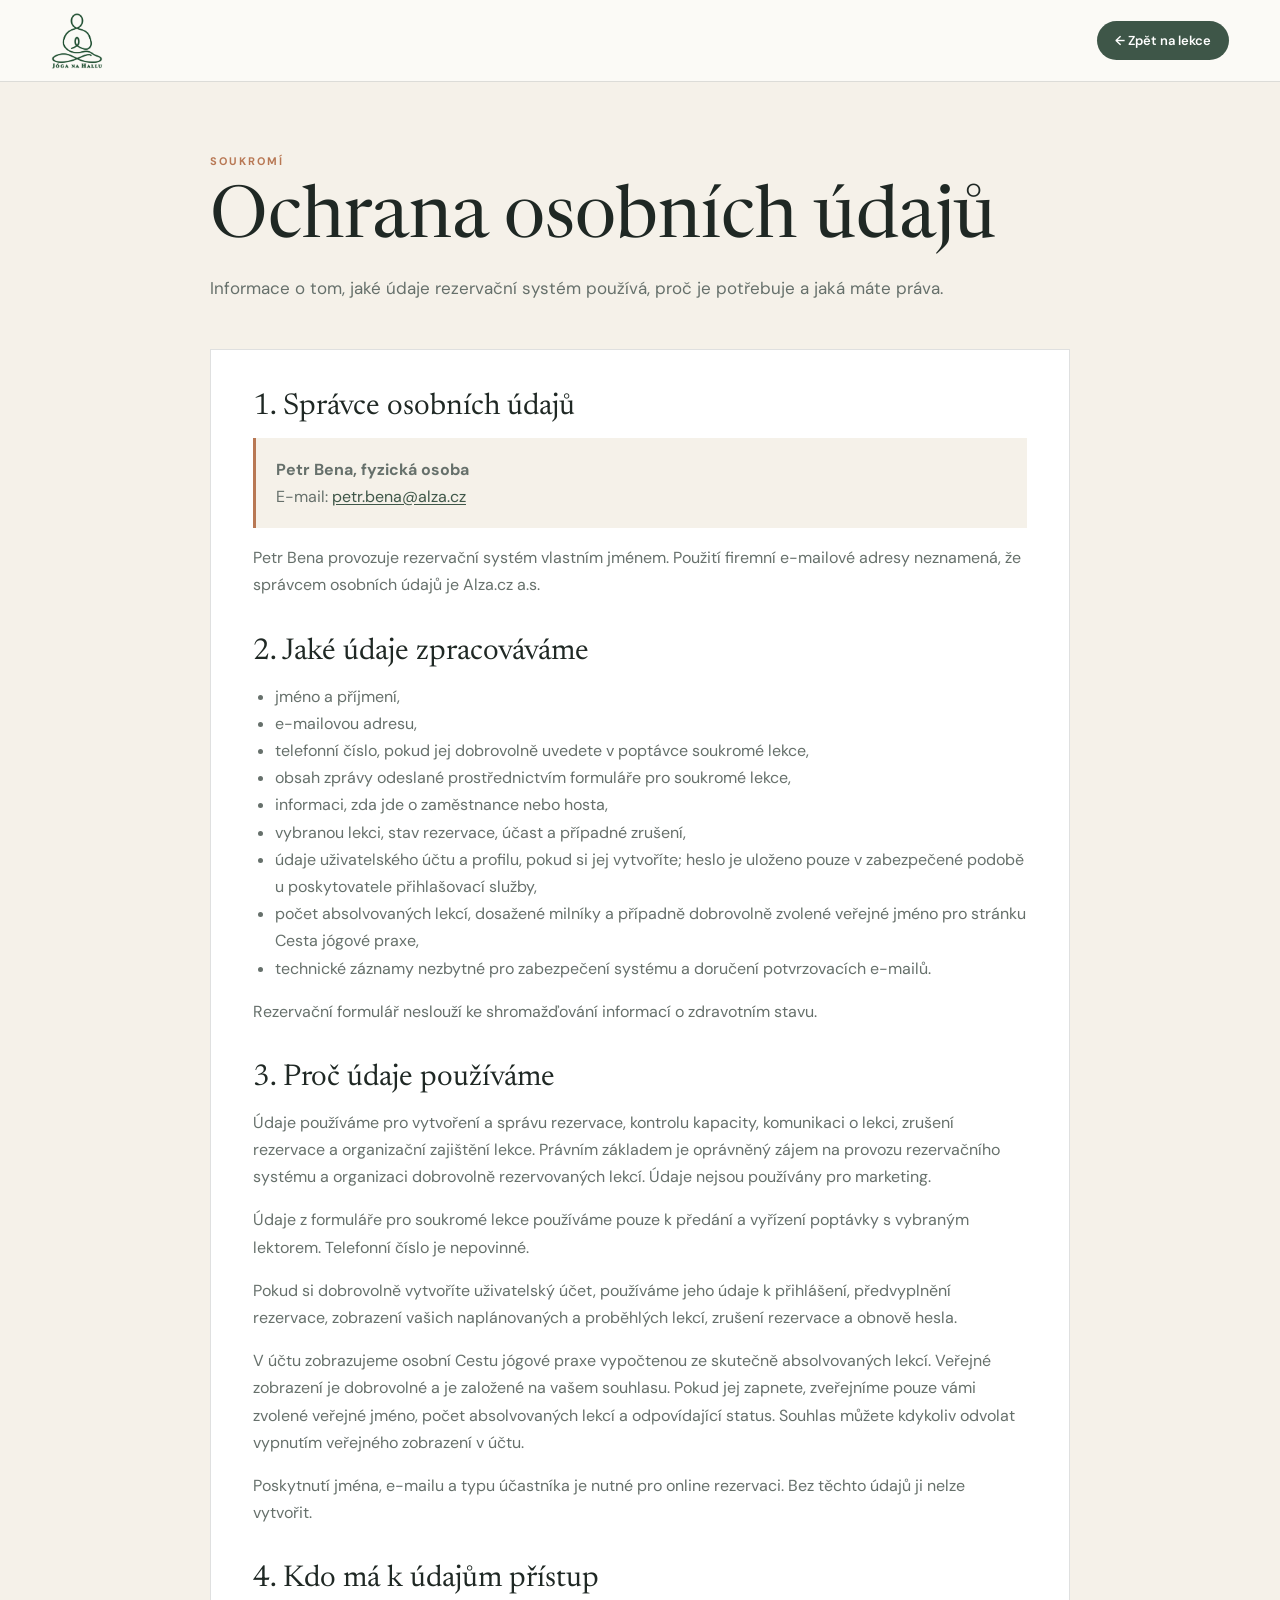
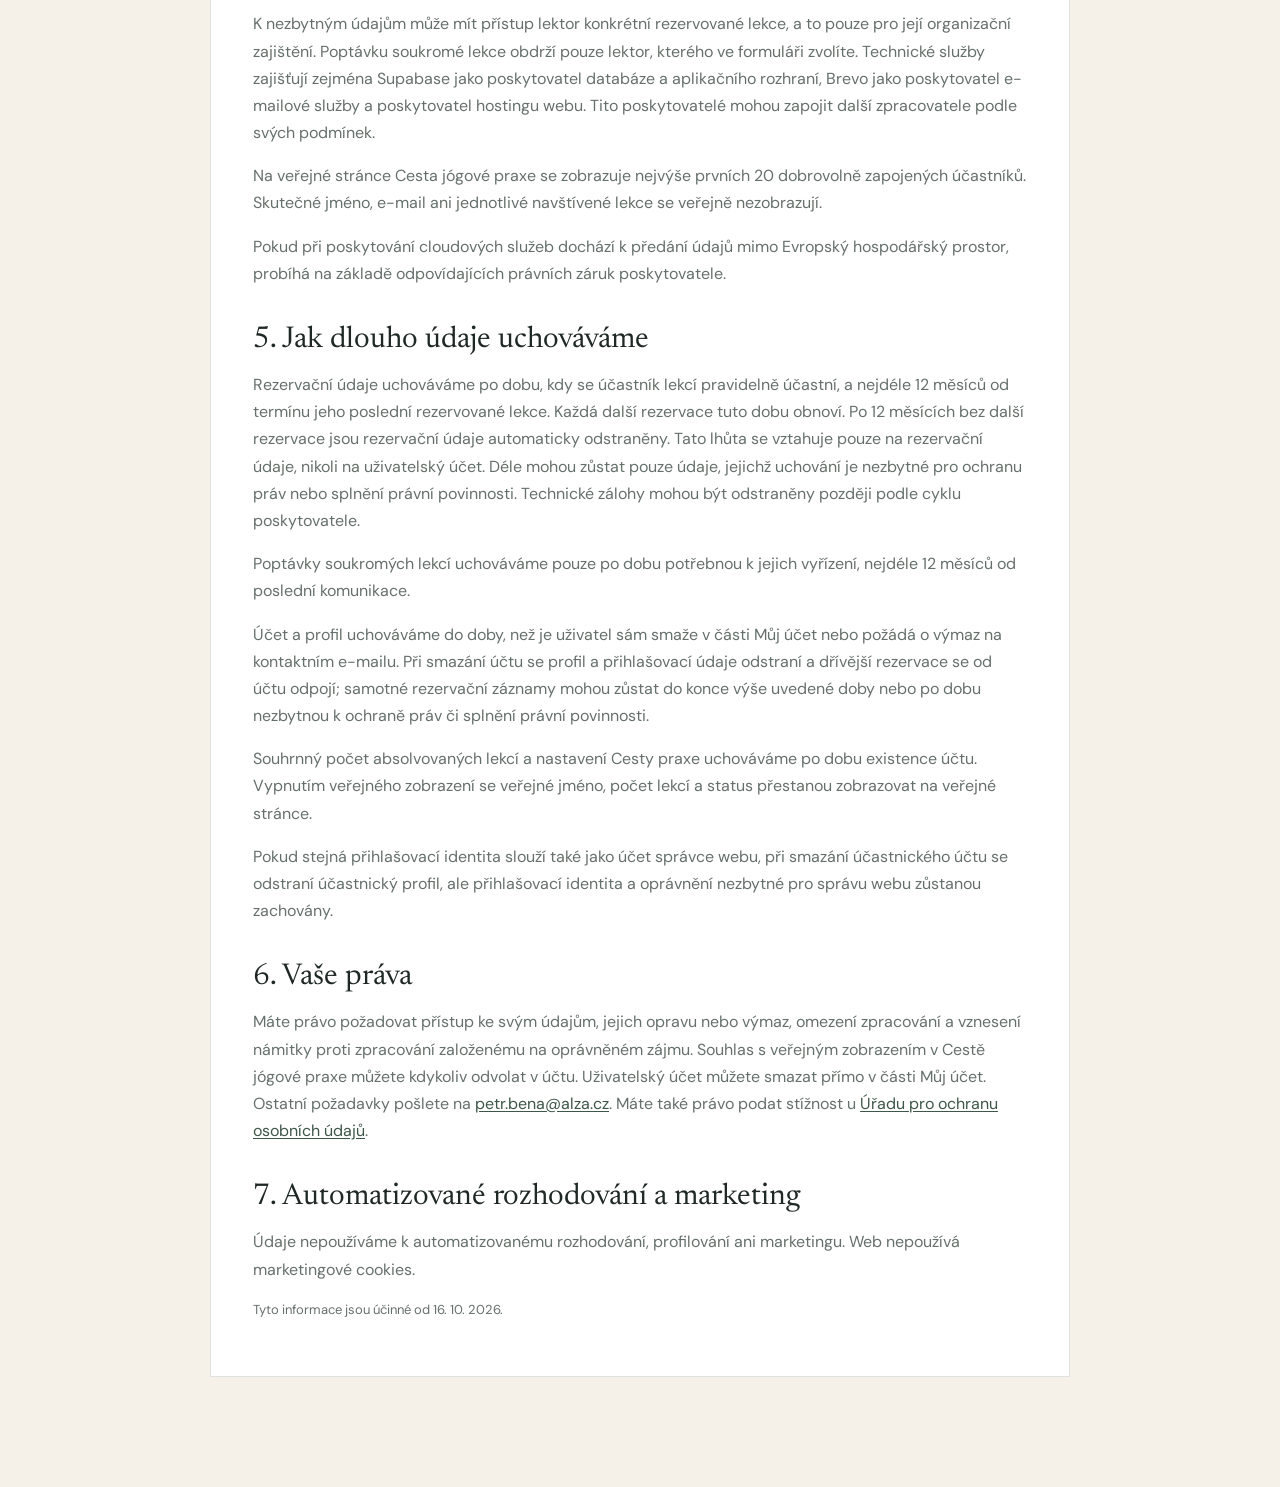
<file: ochrana-osobnich-udaju.html>
<!doctype html>
<html lang="cs">
<head>
  <meta charset="UTF-8" />
  <meta name="viewport" content="width=device-width, initial-scale=1.0" />
  <meta name="description" content="Informace o zpracování osobních údajů v rezervačním systému Jógy na HALLU." />
  <title>Ochrana osobních údajů | Jóga na HALLU</title>
  <link rel="canonical" href="https://joganahallu.cz/ochrana-osobnich-udaju" />
  <meta property="og:type" content="website" />
  <meta property="og:locale" content="cs_CZ" />
  <meta property="og:site_name" content="Jóga na HALLU" />
  <meta property="og:title" content="Ochrana osobních údajů | Jóga na HALLU" />
  <meta property="og:description" content="Informace o zpracování osobních údajů v rezervačním systému Jógy na HALLU." />
  <meta property="og:url" content="https://joganahallu.cz/ochrana-osobnich-udaju" />
  <meta property="og:image" content="https://joganahallu.cz/assets/joga-na-hallu-social-daylight-v3.jpg" />
  <meta property="og:image:type" content="image/jpeg" />
  <meta property="og:image:width" content="1200" />
  <meta property="og:image:height" content="630" />
  <meta property="og:image:alt" content="Jógové studio ve 3. patře budovy HALL s proutěnými světly a jógovými obrazy" />
  <meta name="twitter:card" content="summary_large_image" />
  <meta name="twitter:title" content="Ochrana osobních údajů | Jóga na HALLU" />
  <meta name="twitter:description" content="Jak rezervační systém Jógy na HALLU zpracovává osobní údaje." />
  <meta name="twitter:image" content="https://joganahallu.cz/assets/joga-na-hallu-social-daylight-v3.jpg" />
  <meta name="twitter:image:alt" content="Jógové studio ve 3. patře budovy HALL s proutěnými světly a jógovými obrazy" />
  <link rel="preconnect" href="https://fonts.googleapis.com">
  <link rel="preconnect" href="https://fonts.gstatic.com" crossorigin>
  <link href="https://fonts.googleapis.com/css2?family=DM+Sans:wght@400;500;600;700&family=Newsreader:opsz,wght@6..72,400;6..72,500&display=swap" rel="stylesheet">
  <link rel="stylesheet" href="styles.css?v=2026101628" />
  <script type="application/ld+json">
  {"@context":"https://schema.org","@type":"WebPage","name":"Ochrana osobních údajů | Jóga na HALLU","url":"https://joganahallu.cz/ochrana-osobnich-udaju","description":"Informace o zpracování osobních údajů v rezervačním systému Jógy na HALLU.","inLanguage":"cs-CZ","isPartOf":{"@id":"https://joganahallu.cz/#website"}}
  </script>
</head>
<body class="legal-page">
  <header class="site-header legal-header">
    <a class="brand" href="/" aria-label="Jóga na HALLU – domů">
      <img class="brand-logo" src="assets/joga-na-hallu-logo.png" alt="Jóga na HALLU" />
    </a>
    <a class="button button-small" href="/#lekce">← Zpět na lekce</a>
  </header>
  <main class="legal-main">
    <p class="eyebrow">Soukromí</p>
    <h1>Ochrana osobních údajů</h1>
    <p class="legal-intro">Informace o tom, jaké údaje rezervační systém používá, proč je potřebuje a jaká máte práva.</p>
    <article class="legal-copy">
      <h2>1. Správce osobních údajů</h2>
      <p class="legal-contact"><strong>Petr Bena, fyzická osoba</strong><br>E-mail: <a href="mailto:petr.bena@alza.cz">petr.bena@alza.cz</a></p>
      <p>Petr Bena provozuje rezervační systém vlastním jménem. Použití firemní e-mailové adresy neznamená, že správcem osobních údajů je Alza.cz a.s.</p>

      <h2>2. Jaké údaje zpracováváme</h2>
      <ul>
        <li>jméno a příjmení,</li>
        <li>e-mailovou adresu,</li>
        <li>telefonní číslo, pokud jej dobrovolně uvedete v poptávce soukromé lekce,</li>
        <li>obsah zprávy odeslané prostřednictvím formuláře pro soukromé lekce,</li>
        <li>informaci, zda jde o zaměstnance nebo hosta,</li>
        <li>vybranou lekci, stav rezervace, účast a případné zrušení,</li>
        <li>údaje uživatelského účtu a profilu, pokud si jej vytvoříte; heslo je uloženo pouze v zabezpečené podobě u poskytovatele přihlašovací služby,</li>
        <li>počet absolvovaných lekcí, dosažené milníky a případně dobrovolně zvolené veřejné jméno pro stránku Cesta jógové praxe,</li>
        <li>technické záznamy nezbytné pro zabezpečení systému a doručení potvrzovacích e-mailů.</li>
      </ul>
      <p>Rezervační formulář neslouží ke shromažďování informací o zdravotním stavu.</p>

      <h2>3. Proč údaje používáme</h2>
      <p>Údaje používáme pro vytvoření a správu rezervace, kontrolu kapacity, komunikaci o lekci, zrušení rezervace a organizační zajištění lekce. Právním základem je oprávněný zájem na provozu rezervačního systému a organizaci dobrovolně rezervovaných lekcí. Údaje nejsou používány pro marketing.</p>
      <p>Údaje z formuláře pro soukromé lekce používáme pouze k předání a vyřízení poptávky s vybraným lektorem. Telefonní číslo je nepovinné.</p>
      <p>Pokud si dobrovolně vytvoříte uživatelský účet, používáme jeho údaje k přihlášení, předvyplnění rezervace, zobrazení vašich naplánovaných a proběhlých lekcí, zrušení rezervace a obnově hesla.</p>
      <p>V účtu zobrazujeme osobní Cestu jógové praxe vypočtenou ze skutečně absolvovaných lekcí. Veřejné zobrazení je dobrovolné a je založené na vašem souhlasu. Pokud jej zapnete, zveřejníme pouze vámi zvolené veřejné jméno, počet absolvovaných lekcí a odpovídající status. Souhlas můžete kdykoliv odvolat vypnutím veřejného zobrazení v účtu.</p>
      <p>Poskytnutí jména, e-mailu a typu účastníka je nutné pro online rezervaci. Bez těchto údajů ji nelze vytvořit.</p>

      <h2>4. Kdo má k údajům přístup</h2>
      <p>K nezbytným údajům může mít přístup lektor konkrétní rezervované lekce, a to pouze pro její organizační zajištění. Poptávku soukromé lekce obdrží pouze lektor, kterého ve formuláři zvolíte. Technické služby zajišťují zejména Supabase jako poskytovatel databáze a aplikačního rozhraní, Brevo jako poskytovatel e-mailové služby a poskytovatel hostingu webu. Tito poskytovatelé mohou zapojit další zpracovatele podle svých podmínek.</p>
      <p>Na veřejné stránce Cesta jógové praxe se zobrazuje nejvýše prvních 20 dobrovolně zapojených účastníků. Skutečné jméno, e-mail ani jednotlivé navštívené lekce se veřejně nezobrazují.</p>
      <p>Pokud při poskytování cloudových služeb dochází k předání údajů mimo Evropský hospodářský prostor, probíhá na základě odpovídajících právních záruk poskytovatele.</p>

      <h2>5. Jak dlouho údaje uchováváme</h2>
      <p>Rezervační údaje uchováváme po dobu, kdy se účastník lekcí pravidelně účastní, a nejdéle 12 měsíců od termínu jeho poslední rezervované lekce. Každá další rezervace tuto dobu obnoví. Po 12 měsících bez další rezervace jsou rezervační údaje automaticky odstraněny. Tato lhůta se vztahuje pouze na rezervační údaje, nikoli na uživatelský účet. Déle mohou zůstat pouze údaje, jejichž uchování je nezbytné pro ochranu práv nebo splnění právní povinnosti. Technické zálohy mohou být odstraněny později podle cyklu poskytovatele.</p>
      <p>Poptávky soukromých lekcí uchováváme pouze po dobu potřebnou k jejich vyřízení, nejdéle 12 měsíců od poslední komunikace.</p>
      <p>Účet a profil uchováváme do doby, než je uživatel sám smaže v části Můj účet nebo požádá o výmaz na kontaktním e-mailu. Při smazání účtu se profil a přihlašovací údaje odstraní a dřívější rezervace se od účtu odpojí; samotné rezervační záznamy mohou zůstat do konce výše uvedené doby nebo po dobu nezbytnou k ochraně práv či splnění právní povinnosti.</p>
      <p>Souhrnný počet absolvovaných lekcí a nastavení Cesty praxe uchováváme po dobu existence účtu. Vypnutím veřejného zobrazení se veřejné jméno, počet lekcí a status přestanou zobrazovat na veřejné stránce.</p>
      <p>Pokud stejná přihlašovací identita slouží také jako účet správce webu, při smazání účastnického účtu se odstraní účastnický profil, ale přihlašovací identita a oprávnění nezbytné pro správu webu zůstanou zachovány.</p>

      <h2>6. Vaše práva</h2>
      <p>Máte právo požadovat přístup ke svým údajům, jejich opravu nebo výmaz, omezení zpracování a vznesení námitky proti zpracování založenému na oprávněném zájmu. Souhlas s veřejným zobrazením v Cestě jógové praxe můžete kdykoliv odvolat v účtu. Uživatelský účet můžete smazat přímo v části Můj účet. Ostatní požadavky pošlete na <a href="mailto:petr.bena@alza.cz">petr.bena@alza.cz</a>. Máte také právo podat stížnost u <a href="https://uoou.gov.cz" target="_blank" rel="noopener">Úřadu pro ochranu osobních údajů</a>.</p>

      <h2>7. Automatizované rozhodování a marketing</h2>
      <p>Údaje nepoužíváme k automatizovanému rozhodování, profilování ani marketingu. Web nepoužívá marketingové cookies.</p>
      <p class="legal-note">Tyto informace jsou účinné od 16. 10. 2026.</p>
    </article>
  </main>
</body>
</html>
</file>
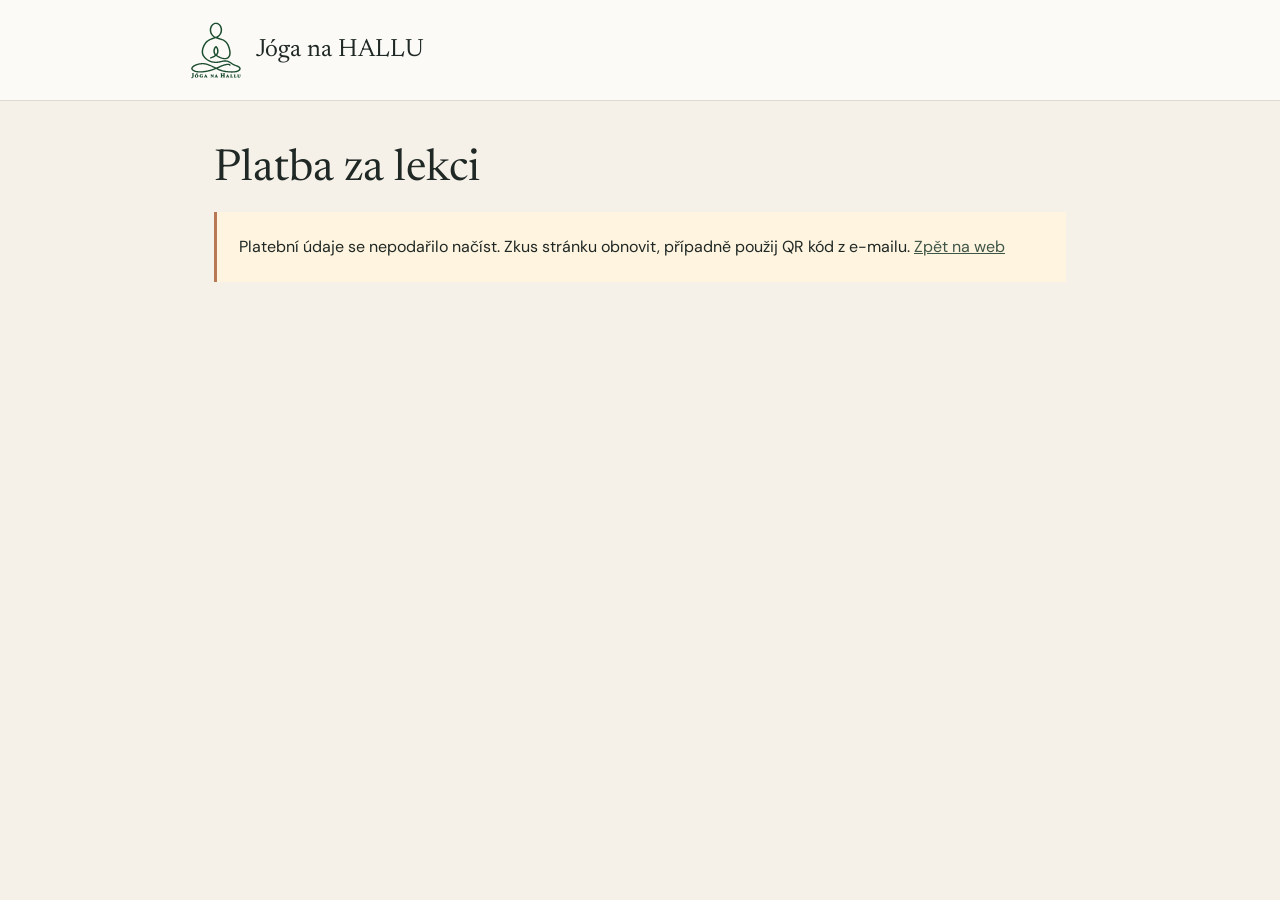
<file: platba.html>
<!doctype html>
<html lang="cs">
<head>
  <meta charset="utf-8">
  <meta name="viewport" content="width=device-width,initial-scale=1">
  <meta name="robots" content="noindex,nofollow,noarchive">
  <meta name="referrer" content="no-referrer">
  <title>Platba za lekci | Jóga na HALLU</title>
  <link rel="icon" type="image/svg+xml" href="/assets/joga-na-hallu-logo.svg">
  <link href="https://fonts.googleapis.com/css2?family=DM+Sans:wght@400;500;600;700&family=Newsreader:opsz,wght@6..72,400;6..72,500&display=swap" rel="stylesheet">
  <style>
    *{box-sizing:border-box}[hidden]{display:none!important}body{margin:0;background:#f5f1e9;color:#1f2824;font:16px/1.65 'DM Sans',Arial,sans-serif}header{background:#fbfaf7;border-bottom:1px solid #dedbd2;padding:18px 28px}.brand{max-width:900px;margin:auto;display:flex;align-items:center;gap:14px;color:inherit;text-decoration:none;font:25px Newsreader,Georgia,serif}.brand img{width:52px;height:64px}main{max-width:900px;margin:44px auto;padding:0 24px}h1,h2{font-family:Newsreader,Georgia,serif;font-weight:400;line-height:1.15}h1{font-size:44px;margin:10px 0 14px}h2{font-size:28px;margin:4px 0 12px}.eyebrow{font-size:11px;letter-spacing:.14em;text-transform:uppercase;color:#b87854;font-weight:700}.intro{max-width:680px;color:#66706b;margin-bottom:28px}.card{display:grid;grid-template-columns:1fr 1fr;background:white;border:1px solid #dedbd2;border-radius:16px;overflow:hidden}.details{padding:32px;background:#fbfaf7;border-right:1px solid #e5e1d7}.lesson-time{font-size:14px;color:#66706b;white-space:pre-line}.amount{border-top:1px solid #dedbd2;margin-top:26px;padding-top:24px}.amount-label{font-size:13px;color:#66706b}.amount-value{display:block;font-size:38px;font-weight:500;margin:2px 0 16px}.recipient{font-size:14px}.recipient strong{display:block}.context,.help{font-size:14px;color:#66706b}.pay{padding:28px 32px 30px}.qr{display:block;width:210px;max-width:100%;height:auto;margin:0 auto 24px}.button{display:block;width:100%;margin:12px 0;padding:15px 22px;border:0;border-radius:28px;background:#3e5648;color:white;font:600 16px/1.4 'DM Sans',Arial,sans-serif;text-align:center;text-decoration:none;cursor:pointer}.button:disabled{opacity:.6;cursor:wait}.secondary{background:white;border:1px solid #cbd2cb;color:#3e5648}.support{font-size:12px;text-align:center;color:#66706b}.desktop-hint{padding:14px 16px;background:#f5f1e9;border-radius:8px;font-size:13px;text-align:center;color:#66706b}details{margin-top:24px;padding-bottom:18px;border-bottom:1px solid #dedbd2}summary{cursor:pointer;color:#3e5648;font-weight:600}footer{font-size:12px;text-align:center;color:#66706b;margin-top:24px}#error{padding:22px;background:#fff4df;border-left:3px solid #b87854}a{color:#3e5648}:focus-visible{outline:3px solid #b87854;outline-offset:4px}@media(max-width:650px){header{padding:14px 20px}main{margin:28px auto;padding:0 18px}h1{font-size:36px}.card{grid-template-columns:1fr}.details{border-right:0;border-bottom:1px solid #e5e1d7;padding:24px}.pay{padding:24px}.qr{width:180px}.desktop-hint{display:none}.amount{margin-top:20px;padding-top:18px}.amount-value{font-size:34px}}
  </style>
</head>
<body>
  <header><a class="brand" href="/"><img src="/assets/joga-na-hallu-logo.svg" alt="">Jóga na HALLU</a></header>
  <main>
    <h1 id="title">Platba za lekci</h1>
    <p id="loading" role="status">Načítám platební údaje…</p>
    <p id="error" role="alert" hidden>Platební údaje se nepodařilo načíst. Zkus stránku obnovit, případně použij QR kód z e-mailu. <a href="/">Zpět na web</a></p>
    <div id="content" hidden>
      <p id="intro" class="intro"></p>
      <div class="card">
        <section class="details">
          <span class="eyebrow">Tvoje lekce</span>
          <h2 id="lesson-title"></h2>
          <div id="lesson-time" class="lesson-time"></div>
          <div class="amount"><span id="amount-label" class="amount-label"></span><strong id="amount" class="amount-value"></strong><p id="recipient" class="recipient" hidden>Příjemce<strong>Dobrý anděl</strong></p></div>
          <p id="context" class="context"></p>
        </section>
        <section class="pay" aria-label="Možnosti platby">
          <img id="qr" class="qr" alt="QR kód pro platbu">
          <button id="share" class="button" type="button" hidden disabled>Sdílet QR do bankovní aplikace</button>
          <p id="share-status" class="support" role="status" aria-live="polite"></p>
          <a id="download" class="button secondary" target="_blank" rel="noopener noreferrer">Uložit QR kód</a>
          <div class="desktop-hint">Na počítači načti QR kód telefonem.</div>
        </section>
      </div>
      <details class="help"><summary>Moje banka není v nabídce. Co teď?</summary><p>Ulož QR kód do telefonu. Potom v bankovní aplikaci otevři platbu QR kódem a načti obrázek z galerie nebo souborů. Pokud sdílení nefunguje v prohlížeči e-mailové aplikace, zkus stránku otevřít v Safari nebo Chromu. Když se obrázek místo stažení otevře, ulož jej přes nabídku prohlížeče nebo podržením prstu.</p></details>
      <footer><p id="already-paid"></p><p>Tato stránka neověřuje přijetí platby.</p></footer>
    </div>
    <noscript><p>Pro načtení údajů zapni JavaScript, nebo použij přímo QR kód z e-mailu.</p></noscript>
  </main>
  <script>
    'use strict';
    function instructorDisplayName(value) {
      const name = String(value || '').trim();
      const normalized = name.toLocaleLowerCase('cs-CZ').replace(/\s+/g, ' ');
      if (['daniela šťastná', 'daniela', 'danča'].includes(normalized)) return 'Danča';
      if (['petr bena', 'petr'].includes(normalized)) return 'Petr';
      return name;
    }
    (async () => {
      const lessonId = new URLSearchParams(location.search).get('lekce');
      const share = document.querySelector('#share');
      const status = document.querySelector('#share-status');
      let qrFile = null;
      share.addEventListener('click', async () => {
        if (!qrFile || share.disabled) return;
        share.disabled = true;
        try {
          await navigator.share({ files: [qrFile] });
          status.textContent = 'Sdílení bylo předáno telefonu. Platbu zkontroluj a potvrď ve své bankovní aplikaci.';
        } catch (error) {
          status.textContent = error.name === 'AbortError' ? 'Sdílení bylo zavřeno. Můžeš ho zkusit znovu.' : 'Sdílení se nepodařilo. Zkus QR uložit a načíst v bance.';
        } finally { share.disabled = false; }
      });
      try {
        if (!/^[0-9a-f]{8}-[0-9a-f]{4}-[0-9a-f]{4}-[0-9a-f]{4}-[0-9a-f]{12}$/i.test(lessonId || '')) throw new Error('INVALID_LESSON');
        // Read only public lesson/instructor data. Neither the URL nor the visitor can supply payment details.
        const query = new URLSearchParams({ id: `eq.${lessonId}`, status: 'eq.published', select: 'id,title,starts_at,ends_at,payment_mode,price_czk,instructors(name,paid_qr_url,donation_qr_url)', limit: '1' });
        const response = await fetch(`https://zltcizbzckyazlxilzwq.supabase.co/rest/v1/lessons?${query}`, { headers: { apikey: 'sb_publishable_X1KLjQkjhSe3Sl-McSQNBA_hz9d5HKR' } });
        if (!response.ok) throw new Error('LESSON_UNAVAILABLE');
        const [lesson] = await response.json();
        if (!lesson || !lesson.instructors || !['paid', 'donation'].includes(lesson.payment_mode)) throw new Error('LESSON_UNAVAILABLE');
        const donation = lesson.payment_mode === 'donation';
        const qrPath = donation ? lesson.instructors.donation_qr_url : lesson.instructors.paid_qr_url;
        if (!qrPath) throw new Error('QR_UNAVAILABLE');
        const qrUrl = new URL(qrPath, location.origin);
        if (qrUrl.protocol !== 'https:' && !(qrUrl.origin === location.origin && location.hostname === '127.0.0.1')) throw new Error('INVALID_QR_URL');
        document.querySelector('#title').textContent = donation ? 'Přispěj Dobrému andělovi' : 'Platba za lekci';
        document.title = `${donation ? 'Dobrovolný příspěvek' : 'Platba za lekci'} | Jóga na HALLU`;
        document.querySelector('#intro').textContent = donation ? 'Pokud chceš po naší společné praxi přispět, můžeš podpořit Dobrého anděla. Příspěvek je dobrovolný a jde přímo na účet organizace.' : 'QR kód můžeš na mobilu sdílet do své bankovní aplikace nebo si ho uložit.';
        document.querySelector('#lesson-title').textContent = lesson.title;
        const date = new Intl.DateTimeFormat('cs-CZ', { dateStyle: 'full', timeZone: 'Europe/Prague' }).format(new Date(lesson.starts_at));
        const time = new Intl.DateTimeFormat('cs-CZ', { hour: 'numeric', minute: '2-digit', timeZone: 'Europe/Prague' });
        document.querySelector('#lesson-time').textContent = `${date}\n${time.format(new Date(lesson.starts_at))}–${time.format(new Date(lesson.ends_at))}\n${instructorDisplayName(lesson.instructors.name) === 'Danča' ? 'Lektorka' : 'Lektor'}: ${instructorDisplayName(lesson.instructors.name)}`;
        if (!donation && (!Number.isFinite(lesson.price_czk) || lesson.price_czk < 0)) throw new Error('INVALID_PRICE');
        document.querySelector('#amount-label').textContent = donation ? 'Doporučený příspěvek' : 'Částka k úhradě';
        document.querySelector('#amount').textContent = `${donation ? 150 : lesson.price_czk} Kč`;
        document.querySelector('#recipient').hidden = !donation;
        document.querySelector('#context').textContent = donation ? 'Výše příspěvku je na tobě. Částku můžeš upravit v bankovní aplikaci před potvrzením.' : 'Před potvrzením v bance zkontroluj příjemce a částku.';
        document.querySelector('#already-paid').textContent = donation ? 'Pokud jsi už přispěl/a, děkuji. Není potřeba přispívat znovu.' : 'Pokud jsi už zaplatil/a, děkuji. Není potřeba platit znovu.';
        const qr = document.querySelector('#qr');
        qr.src = qrUrl.href;
        qr.alt = donation ? 'QR kód pro příspěvek Dobrému andělovi' : `QR kód pro platbu lekce – ${instructorDisplayName(lesson.instructors.name)}`;
        qr.addEventListener('error', () => { status.textContent = 'QR obrázek se nepodařilo zobrazit. Použij QR kód z e-mailu.'; });
        const download = document.querySelector('#download');
        download.href = qrUrl.href;
        const filename = `joga-na-hallu-${donation ? 'dobry-andel' : 'lekce'}-${lessonId}.${/\.png$/i.test(qrUrl.pathname) ? 'png' : 'jpg'}`;
        download.download = filename;
        document.querySelector('#content').hidden = false;
        if (navigator.share && navigator.canShare && typeof File !== 'undefined') {
          status.textContent = 'Připravuji QR pro sdílení…';
          try {
            const image = await fetch(qrUrl.href);
            if (!image.ok) throw new Error('QR_LOAD_FAILED');
            const blob = await image.blob();
            if (!blob.type.startsWith('image/')) throw new Error('QR_NOT_IMAGE');
            qrFile = new File([blob], filename, { type: blob.type });
            if (!navigator.canShare({ files: [qrFile] })) throw new Error('SHARING_UNSUPPORTED');
            share.hidden = false;
            share.disabled = false;
            status.textContent = 'Telefon nabídne aplikace, které sdílení podporují. Tvoje banka mezi nimi nemusí být.';
          } catch { status.textContent = 'QR můžeš uložit a načíst z obrázku v bankovní aplikaci.'; }
        } else { status.textContent = 'QR můžeš uložit a načíst z obrázku v bankovní aplikaci.'; }
      } catch { document.querySelector('#error').hidden = false; }
      finally { document.querySelector('#loading').hidden = true; }
    })();
  </script>
</body>
</html>
</file>
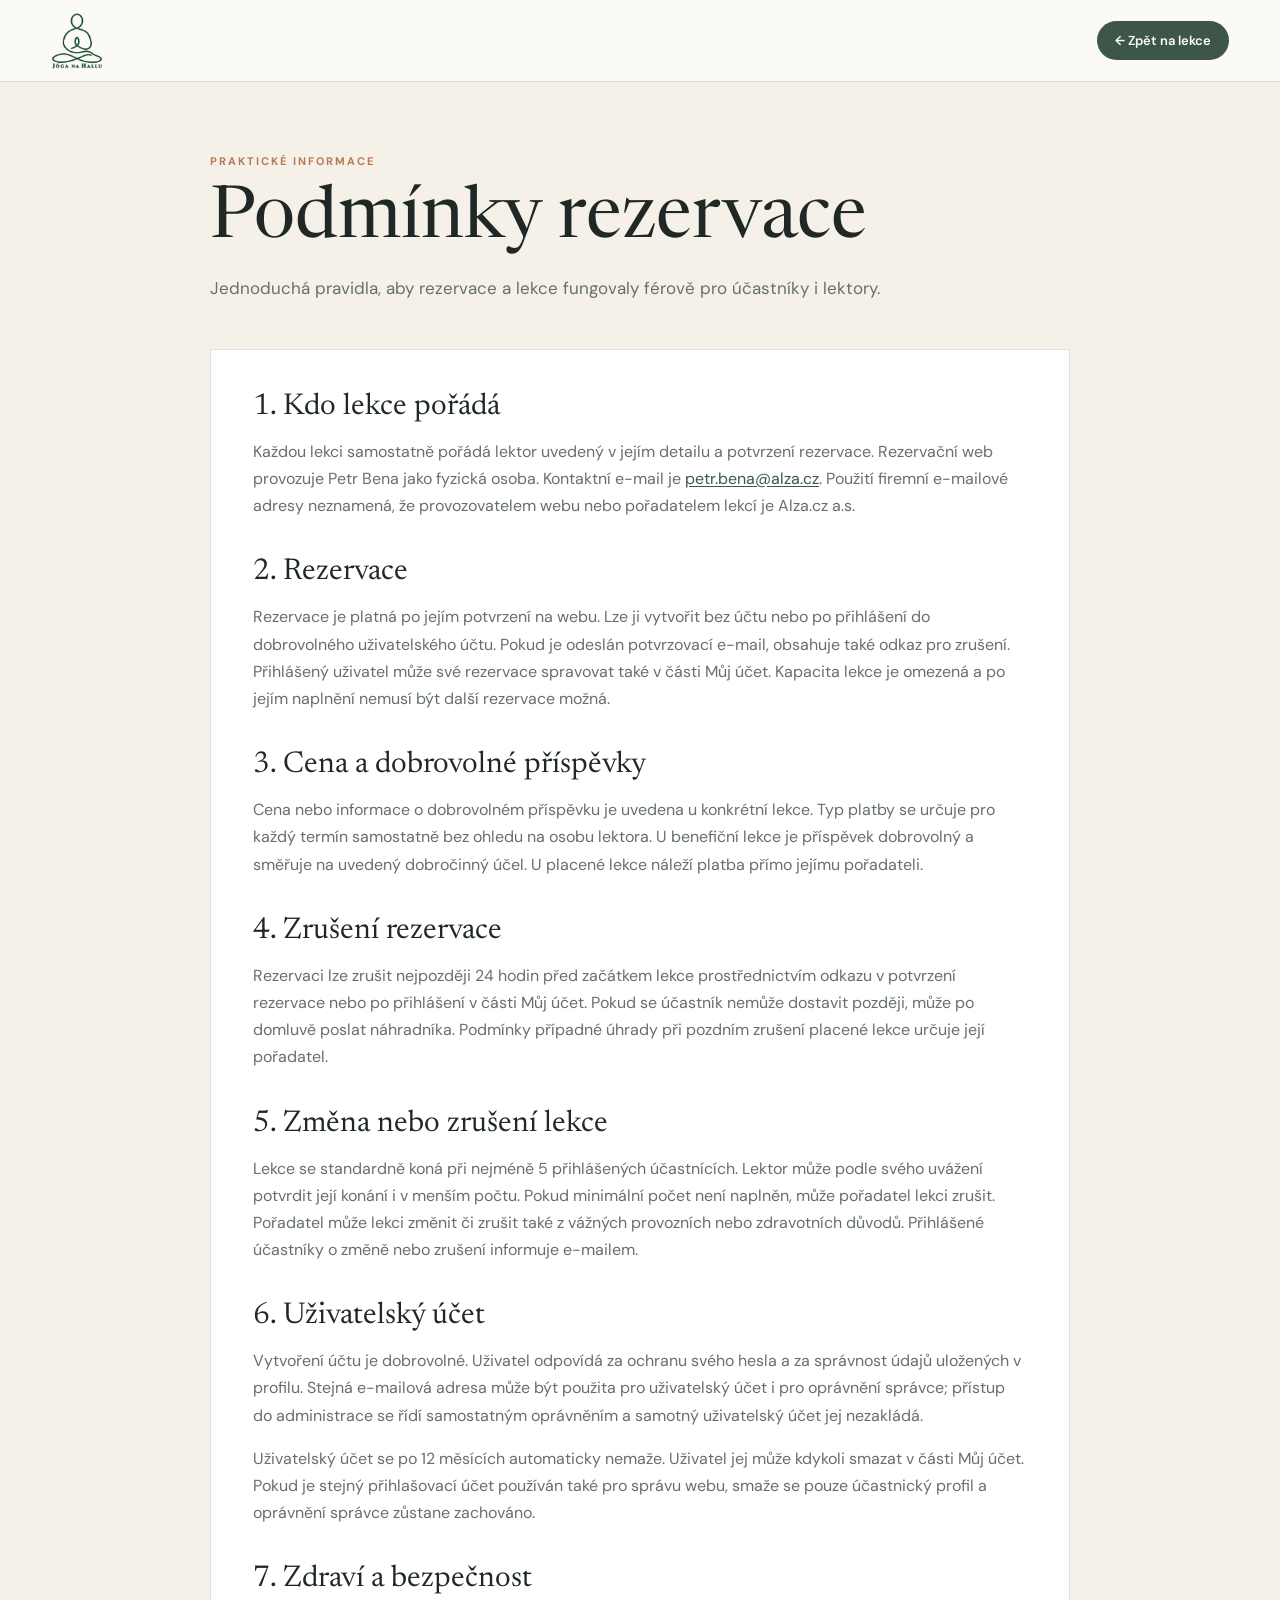
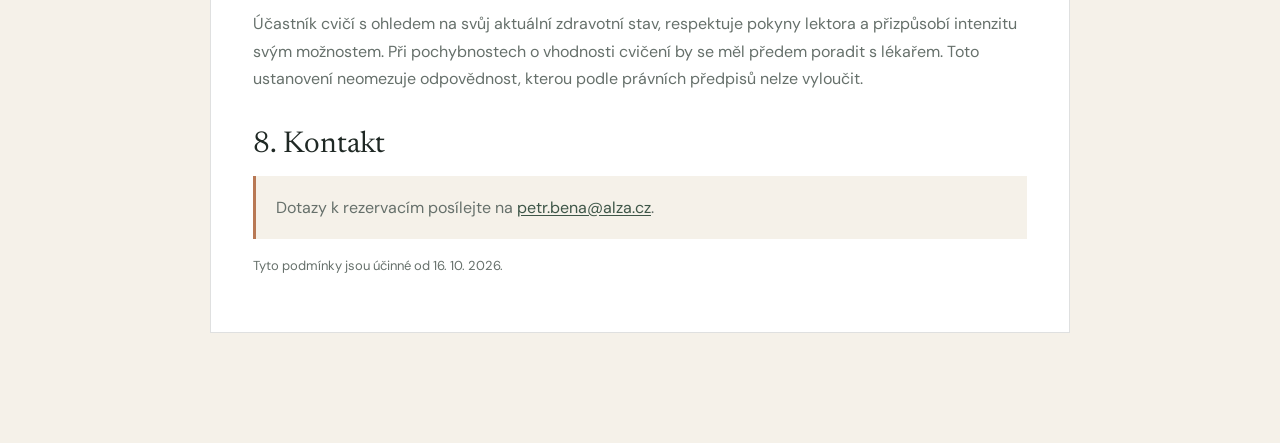
<file: podminky.html>
<!doctype html>
<html lang="cs">
<head>
  <meta charset="UTF-8" />
  <meta name="viewport" content="width=device-width, initial-scale=1.0" />
  <meta name="description" content="Podmínky rezervace lekcí Jógy na HALLU." />
  <title>Podmínky rezervace | Jóga na HALLU</title>
  <link rel="canonical" href="https://joganahallu.cz/podminky" />
  <meta property="og:type" content="website" />
  <meta property="og:locale" content="cs_CZ" />
  <meta property="og:site_name" content="Jóga na HALLU" />
  <meta property="og:title" content="Podmínky rezervace | Jóga na HALLU" />
  <meta property="og:description" content="Podmínky rezervace lekcí Jógy na HALLU." />
  <meta property="og:url" content="https://joganahallu.cz/podminky" />
  <meta property="og:image" content="https://joganahallu.cz/assets/joga-na-hallu-social-daylight-v3.jpg" />
  <meta property="og:image:type" content="image/jpeg" />
  <meta property="og:image:width" content="1200" />
  <meta property="og:image:height" content="630" />
  <meta property="og:image:alt" content="Jógové studio ve 3. patře budovy HALL s proutěnými světly a jógovými obrazy" />
  <meta name="twitter:card" content="summary_large_image" />
  <meta name="twitter:title" content="Podmínky rezervace | Jóga na HALLU" />
  <meta name="twitter:description" content="Podmínky rezervace lekcí Jógy na HALLU." />
  <meta name="twitter:image" content="https://joganahallu.cz/assets/joga-na-hallu-social-daylight-v3.jpg" />
  <meta name="twitter:image:alt" content="Jógové studio ve 3. patře budovy HALL s proutěnými světly a jógovými obrazy" />
  <link rel="preconnect" href="https://fonts.googleapis.com">
  <link rel="preconnect" href="https://fonts.gstatic.com" crossorigin>
  <link href="https://fonts.googleapis.com/css2?family=DM+Sans:wght@400;500;600;700&family=Newsreader:opsz,wght@6..72,400;6..72,500&display=swap" rel="stylesheet">
  <link rel="stylesheet" href="styles.css?v=2026101628" />
  <script type="application/ld+json">
  {"@context":"https://schema.org","@type":"WebPage","name":"Podmínky rezervace | Jóga na HALLU","url":"https://joganahallu.cz/podminky","description":"Podmínky rezervace lekcí Jógy na HALLU.","inLanguage":"cs-CZ","isPartOf":{"@id":"https://joganahallu.cz/#website"}}
  </script>
</head>
<body class="legal-page">
  <header class="site-header legal-header">
    <a class="brand" href="/" aria-label="Jóga na HALLU – domů">
      <img class="brand-logo" src="assets/joga-na-hallu-logo.png" alt="Jóga na HALLU" />
    </a>
    <a class="button button-small" href="/#lekce">← Zpět na lekce</a>
  </header>
  <main class="legal-main">
    <p class="eyebrow">Praktické informace</p>
    <h1>Podmínky rezervace</h1>
    <p class="legal-intro">Jednoduchá pravidla, aby rezervace a lekce fungovaly férově pro účastníky i lektory.</p>
    <article class="legal-copy">
      <h2>1. Kdo lekce pořádá</h2>
      <p>Každou lekci samostatně pořádá lektor uvedený v jejím detailu a potvrzení rezervace. Rezervační web provozuje Petr Bena jako fyzická osoba. Kontaktní e-mail je <a href="mailto:petr.bena@alza.cz">petr.bena@alza.cz</a>. Použití firemní e-mailové adresy neznamená, že provozovatelem webu nebo pořadatelem lekcí je Alza.cz a.s.</p>

      <h2>2. Rezervace</h2>
      <p>Rezervace je platná po jejím potvrzení na webu. Lze ji vytvořit bez účtu nebo po přihlášení do dobrovolného uživatelského účtu. Pokud je odeslán potvrzovací e-mail, obsahuje také odkaz pro zrušení. Přihlášený uživatel může své rezervace spravovat také v části Můj účet. Kapacita lekce je omezená a po jejím naplnění nemusí být další rezervace možná.</p>

      <h2>3. Cena a dobrovolné příspěvky</h2>
      <p>Cena nebo informace o dobrovolném příspěvku je uvedena u konkrétní lekce. Typ platby se určuje pro každý termín samostatně bez ohledu na osobu lektora. U benefiční lekce je příspěvek dobrovolný a směřuje na uvedený dobročinný účel. U placené lekce náleží platba přímo jejímu pořadateli.</p>

      <h2>4. Zrušení rezervace</h2>
      <p>Rezervaci lze zrušit nejpozději <span data-setting="cancellation_hours">24</span> hodin před začátkem lekce prostřednictvím odkazu v potvrzení rezervace nebo po přihlášení v části Můj účet. Pokud se účastník nemůže dostavit později, může po domluvě poslat náhradníka. Podmínky případné úhrady při pozdním zrušení placené lekce určuje její pořadatel.</p>

      <h2>5. Změna nebo zrušení lekce</h2>
      <p>Lekce se standardně koná při nejméně <span data-setting="minimum_attendance">5</span> přihlášených účastnících. Lektor může podle svého uvážení potvrdit její konání i v menším počtu. Pokud minimální počet není naplněn, může pořadatel lekci zrušit. Pořadatel může lekci změnit či zrušit také z vážných provozních nebo zdravotních důvodů. Přihlášené účastníky o změně nebo zrušení informuje e-mailem.</p>

      <h2>6. Uživatelský účet</h2>
      <p>Vytvoření účtu je dobrovolné. Uživatel odpovídá za ochranu svého hesla a za správnost údajů uložených v profilu. Stejná e-mailová adresa může být použita pro uživatelský účet i pro oprávnění správce; přístup do administrace se řídí samostatným oprávněním a samotný uživatelský účet jej nezakládá.</p>
      <p>Uživatelský účet se po 12 měsících automaticky nemaže. Uživatel jej může kdykoli smazat v části Můj účet. Pokud je stejný přihlašovací účet používán také pro správu webu, smaže se pouze účastnický profil a oprávnění správce zůstane zachováno.</p>

      <h2>7. Zdraví a bezpečnost</h2>
      <p>Účastník cvičí s ohledem na svůj aktuální zdravotní stav, respektuje pokyny lektora a přizpůsobí intenzitu svým možnostem. Při pochybnostech o vhodnosti cvičení by se měl předem poradit s lékařem. Toto ustanovení neomezuje odpovědnost, kterou podle právních předpisů nelze vyloučit.</p>

      <h2>8. Kontakt</h2>
      <p class="legal-contact">Dotazy k rezervacím posílejte na <a href="mailto:petr.bena@alza.cz">petr.bena@alza.cz</a>.</p>
      <p class="legal-note">Tyto podmínky jsou účinné od 16. 10. 2026.</p>
    </article>
  </main>
  <script>
    fetch('https://zltcizbzckyazlxilzwq.supabase.co/rest/v1/site_settings?select=key,value&is_public=eq.true', {
      headers: { apikey: 'sb_publishable_X1KLjQkjhSe3Sl-McSQNBA_hz9d5HKR' }
    }).then((response) => response.ok ? response.json() : [])
      .then((rows) => rows.forEach((row) => document.querySelectorAll(`[data-setting="${row.key}"]`).forEach((element) => { element.textContent = row.value; })))
      .catch(() => {});
  </script>
</body>
</html>
</file>
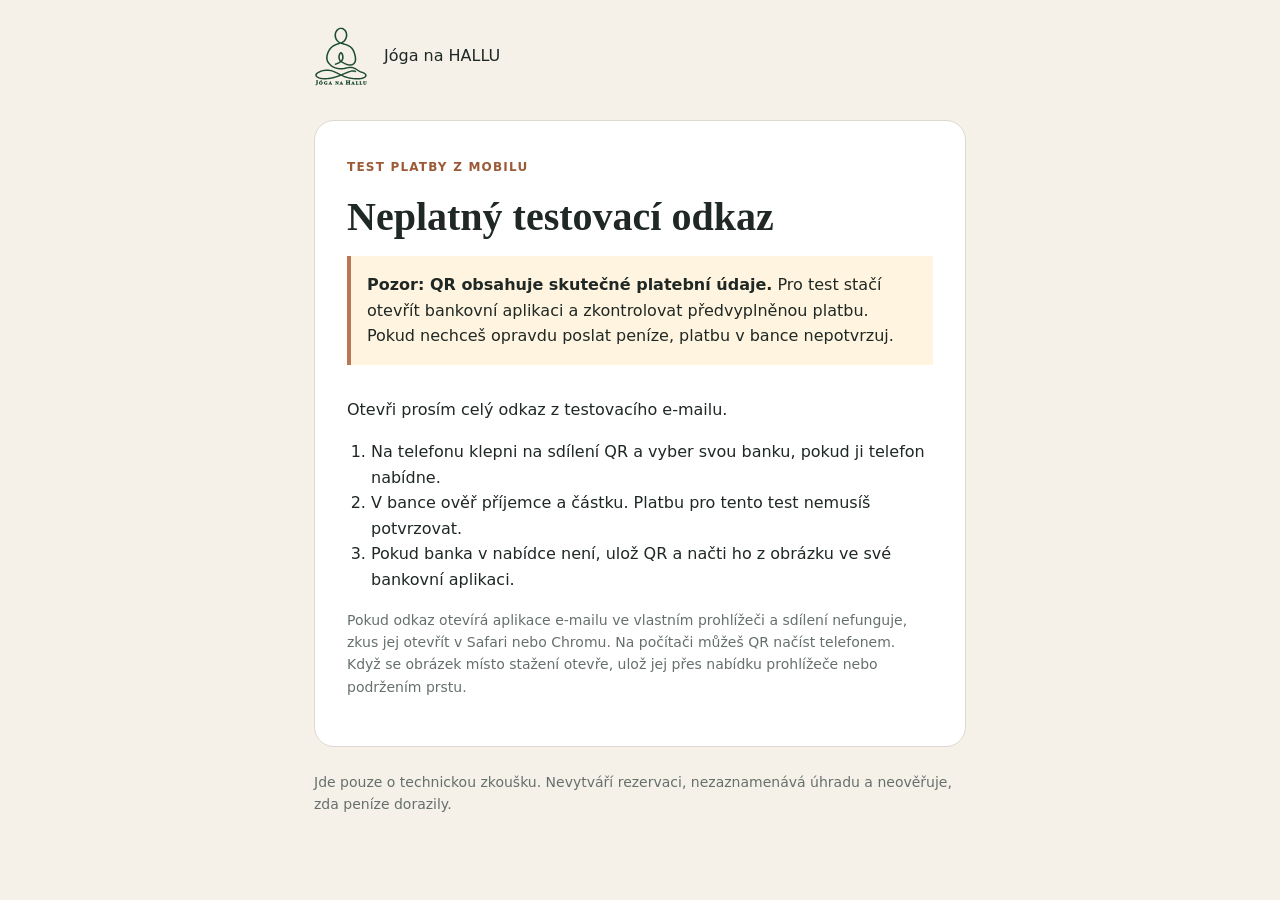
<file: test-platby.html>
<!doctype html>
<html lang="cs">
<head>
  <meta charset="utf-8">
  <meta name="viewport" content="width=device-width, initial-scale=1">
  <meta name="robots" content="noindex, nofollow, noarchive">
  <meta name="referrer" content="no-referrer">
  <title>Test platby z mobilu | Jóga na HALLU</title>
  <style>
    *{box-sizing:border-box}body{margin:0;background:#f5f1e9;color:#1f2824;font:16px/1.6 system-ui,sans-serif}header,main{max-width:700px;margin:auto;padding:24px}header a{display:inline-flex;align-items:center;gap:16px;color:inherit;text-decoration:none}header img{width:54px;height:64px}main{padding-top:0}.card{padding:32px;background:#fff;border:1px solid #ddd9d0;border-radius:20px}h1{font-family:Georgia,serif;font-size:clamp(28px,6vw,40px);line-height:1.15;margin:16px 0}p{margin:16px 0}.badge{font-size:12px;letter-spacing:.1em;font-weight:700;color:#9c5a36}.warning{padding:16px;background:#fff4df;border-left:4px solid #b87854}.qr{display:block;width:280px;max-width:100%;height:auto;margin:24px auto}.actions{display:grid;gap:12px}button,.button{display:block;width:100%;padding:14px 18px;border:1px solid #3e5648;border-radius:28px;background:#3e5648;color:white;text-align:center;text-decoration:none;font:600 16px/1.4 system-ui,sans-serif;cursor:pointer}.secondary{background:white;color:#3e5648}button:disabled{opacity:.6;cursor:wait}[hidden]{display:none!important}:focus-visible{outline:3px solid #b87854;outline-offset:4px}.muted{color:#66706b;font-size:14px}ol{padding-left:24px}#status{min-height:26px}footer{margin:24px 0;font-size:14px;color:#66706b}@media(max-width:480px){header,main{padding:18px}.card{padding:22px}}
  </style>
</head>
<body>
  <header><a href="/"><img src="/assets/joga-na-hallu-logo.svg" alt="">Jóga na HALLU</a></header>
  <main>
    <section class="card" aria-labelledby="payment-title">
      <span class="badge">TEST PLATBY Z MOBILU</span>
      <h1 id="payment-title">Načítání testu…</h1>
      <p id="description"></p>
      <p class="warning"><strong>Pozor: QR obsahuje skutečné platební údaje.</strong> Pro test stačí otevřít bankovní aplikaci a zkontrolovat předvyplněnou platbu. Pokud nechceš opravdu poslat peníze, platbu v bance nepotvrzuj.</p>
      <img id="qr" class="qr" alt="" hidden>
      <div class="actions">
        <button id="share" type="button" disabled hidden>Sdílet QR do bankovní aplikace</button>
        <a id="download" class="button secondary" hidden>Stáhnout QR kód</a>
        <a id="open" class="button secondary" target="_blank" rel="noopener noreferrer" hidden>Otevřít QR obrázek</a>
      </div>
      <p id="status" role="status" aria-live="polite">Připravuji QR kód…</p>
      <ol>
        <li>Na telefonu klepni na sdílení QR a vyber svou banku, pokud ji telefon nabídne.</li>
        <li>V bance ověř příjemce a částku. Platbu pro tento test nemusíš potvrzovat.</li>
        <li>Pokud banka v nabídce není, ulož QR a načti ho z obrázku ve své bankovní aplikaci.</li>
      </ol>
      <p class="muted">Pokud odkaz otevírá aplikace e-mailu ve vlastním prohlížeči a sdílení nefunguje, zkus jej otevřít v Safari nebo Chromu. Na počítači můžeš QR načíst telefonem. Když se obrázek místo stažení otevře, ulož jej přes nabídku prohlížeče nebo podržením prstu.</p>
      <noscript><p>Pro test sdílení zapni JavaScript. QR najdeš také v testovacím e-mailu.</p></noscript>
    </section>
    <footer>Jde pouze o technickou zkoušku. Nevytváří rezervaci, nezaznamenává úhradu a neověřuje, zda peníze dorazily.</footer>
  </main>
  <script>
  'use strict';
  (() => {
    // Fixed existing assets only: no recipient, amount or image URL supplied by the visitor.
    const variants = {
      daniela: {
        title: 'Platba lekce Daniele',
        description: 'Test úhrady lekce ve výši 150 Kč. Používáme stejný QR kód jako v současných platebních e-mailech pro Danielu Šťastnou.',
        qr: '/assets/qr-daniela-150.jpg',
        filename: 'joga-na-hallu-daniela-150.jpg',
      },
      andel: {
        title: 'Příspěvek Dobrému andělovi',
        description: 'Dobrovolný příspěvek jde přímo organizaci Dobrý anděl. Používáme současný QR kód z webu. Částku si zkontroluj a případně uprav v bance.',
        qr: '/assets/qr-dobry-andel.jpg',
        filename: 'joga-na-hallu-dobry-andel.jpg',
      },
    };
    const key = new URLSearchParams(window.location.search).get('prijemce');
    const variant = Object.hasOwn(variants, key) ? variants[key] : null;
    const status = document.querySelector('#status');
    if (!variant) {
      document.querySelector('#payment-title').textContent = 'Neplatný testovací odkaz';
      status.textContent = 'Otevři prosím celý odkaz z testovacího e-mailu.';
      return;
    }
    document.querySelector('#payment-title').textContent = variant.title;
    document.querySelector('#description').textContent = variant.description;
    document.title = `${variant.title} – test | Jóga na HALLU`;
    const qr = document.querySelector('#qr');
    qr.alt = `QR kód: ${variant.title}`;
    qr.src = variant.qr;
    qr.hidden = false;
    for (const id of ['download', 'open']) {
      const link = document.querySelector(`#${id}`);
      link.href = variant.qr;
      link.hidden = false;
    }
    document.querySelector('#download').download = variant.filename;
    const share = document.querySelector('#share');
    let qrFile = null;
    share.addEventListener('click', async () => {
      if (!qrFile || share.disabled) return;
      share.disabled = true;
      try {
        // Load before clicking so navigator.share retains transient user activation.
        await navigator.share({ files: [qrFile] });
        status.textContent = 'Sdílení bylo předáno telefonu. Není to potvrzení o zaplacení.';
      } catch (error) {
        status.textContent = error.name === 'AbortError'
          ? 'Sdílení bylo zavřeno. Můžeš ho zkusit znovu.'
          : 'Sdílení se nepodařilo. Zkus Safari nebo Chrome, případně QR ulož a načti v bance.';
      } finally {
        share.disabled = false;
      }
    });
    async function prepareSharing() {
      if (!navigator.share || !navigator.canShare || typeof File === 'undefined') {
        status.textContent = 'Tento prohlížeč nepodporuje sdílení obrázku. QR můžeš uložit a načíst v bance.';
        return;
      }
      try {
        const response = await fetch(variant.qr);
        if (!response.ok) throw new Error('QR_LOAD_FAILED');
        const blob = await response.blob();
        if (!blob.type.startsWith('image/')) throw new Error('QR_NOT_IMAGE');
        qrFile = new File([blob], variant.filename, { type: blob.type });
        if (!navigator.canShare({ files: [qrFile] })) {
          status.textContent = 'Tento prohlížeč neumí sdílet QR jako soubor. Ulož ho a načti v bance.';
          return;
        }
        share.hidden = false;
        share.disabled = false;
        status.textContent = 'QR je připravený. Sdílení nabídne aplikace v telefonu; banka nemusí být mezi nimi.';
      } catch {
        status.textContent = 'QR se nepodařilo připravit pro sdílení. Zkus otevřít nebo stáhnout QR obrázek.';
      }
    }
    prepareSharing();
  })();
  </script>
</body>
</html>
</file>
<file: styles.css>
:root{--ink:#1f2824;--muted:#66706b;--paper:#f5f1e9;--cream:#ebe3d6;--sage:#a9b5a5;--sage-dark:#3e5648;--clay:#b87854;--white:#fff;--line:rgba(31,40,36,.14);--shadow:0 24px 70px rgba(39,42,35,.14)}
input,select,textarea{font:inherit}
*{box-sizing:border-box}[hidden]{display:none!important}html{scroll-behavior:smooth}body{margin:0;color:var(--ink);background:#fbfaf7;font-family:"DM Sans",sans-serif}button,a{font:inherit}a{color:inherit;text-decoration:none}button{cursor:pointer}img{display:block;width:100%;object-fit:cover}.announcement{height:34px;background:var(--sage-dark);color:#fff;text-align:center;font-size:12px;line-height:34px;letter-spacing:.02em}.announcement a{margin-left:10px;text-decoration:underline}.site-header{height:82px;padding:0 4vw;display:flex;align-items:center;justify-content:space-between;background:rgba(251,250,247,.94);position:sticky;top:0;z-index:20;border-bottom:1px solid var(--line);backdrop-filter:blur(12px)}.brand{display:flex;align-items:center;gap:12px;font-weight:700;font-size:18px}.brand em{font-family:"Newsreader",serif;font-weight:400}.brand-mark{display:grid;place-items:center;width:38px;height:38px;border-radius:50% 50% 48% 52%;background:var(--sage-dark);color:#fff;font-family:"Newsreader",serif;font-size:15px}.site-header nav{display:flex;gap:30px;font-size:14px}.site-header nav a:hover{color:var(--clay)}.header-actions{display:flex;align-items:center;gap:18px}.text-button{border:0;background:none;color:var(--muted)}.button{display:inline-flex;align-items:center;justify-content:center;border:0;background:var(--sage-dark);color:#fff;padding:14px 22px;border-radius:100px;font-weight:600;transition:.2s}.button:hover{transform:translateY(-2px);box-shadow:0 8px 24px rgba(62,86,72,.22)}.button-small{padding:11px 18px;font-size:13px}.hero{min-height:690px;position:relative;display:flex;align-items:flex-end;overflow:hidden}.hero>img{position:absolute;inset:0;height:100%;filter:saturate(.78)}.hero-shade{position:absolute;inset:0;background:linear-gradient(90deg,rgba(25,28,24,.68),rgba(25,28,24,.15) 65%),linear-gradient(0deg,rgba(25,28,24,.35),transparent 50%)}.hero-copy{position:relative;z-index:2;color:#fff;max-width:760px;padding:0 5vw 92px}.eyebrow{text-transform:uppercase;font-size:11px;font-weight:700;letter-spacing:.18em;color:var(--clay);margin:0 0 16px}.eyebrow.light{color:#ddd4c2}.hero h1,.section h2,.studio-copy h2,.info-section h2{font-family:"Newsreader",serif;font-weight:400}.hero h1{font-size:clamp(52px,7vw,92px);line-height:.94;letter-spacing:-.035em;margin:0 0 28px}.hero h1 i{font-weight:400;color:#e0d5c4}.hero-copy>p:not(.eyebrow){font-size:17px;line-height:1.65;max-width:580px;color:rgba(255,255,255,.88)}.hero-actions{display:flex;gap:12px;margin-top:30px}.button-light{background:#fff;color:var(--ink)}.button-ghost{background:rgba(255,255,255,.09);border:1px solid rgba(255,255,255,.55)}.next-class{position:absolute;right:24px;bottom:0;z-index:3;width:340px;background:#fbfaf7;padding:24px 26px;border-radius:20px 20px 0 0;box-shadow:var(--shadow)}.next-class .date{display:flex;align-items:center;justify-content:space-between;color:var(--muted);font-size:12px}.next-class h3{margin:16px 0 6px;font-family:"Newsreader",serif;font-size:25px}.next-class .spots{display:flex;justify-content:space-between;margin-top:20px;padding-top:16px;border-top:1px solid var(--line);font-size:13px}.section{padding:110px 6vw}.section-heading h2,.studio-copy h2,.info-section h2{font-size:clamp(42px,5vw,68px);line-height:1;margin:0}.split{display:flex;justify-content:space-between;align-items:end;gap:60px}.split>p{max-width:440px;color:var(--muted);line-height:1.65}.filter-row{display:flex;gap:8px;margin:46px 0 26px}.filter{border:1px solid var(--line);background:transparent;padding:9px 15px;border-radius:100px;color:var(--muted)}.filter.active{background:var(--ink);color:#fff}.class-list{border-top:1px solid var(--ink)}.class-row{display:grid;grid-template-columns:120px 1.5fr 1fr 160px;align-items:center;gap:30px;padding:28px 8px;border-bottom:1px solid var(--line);transition:.2s}.class-row:hover{background:var(--paper);padding-left:20px;padding-right:20px}.class-date strong{display:block;font-family:"Newsreader",serif;font-size:35px;font-weight:400}.class-date span,.class-meta,.class-teacher small{color:var(--muted);font-size:13px}.class-teacher h3{font-family:"Newsreader",serif;font-size:25px;margin:0 0 7px}.class-teacher span{display:inline-block;margin-top:8px;padding:4px 9px;border-radius:100px;background:var(--cream);font-size:11px}.class-meta{display:grid;gap:7px}.class-action{text-align:right}.class-action button{width:100%}.class-action small{display:block;margin-top:8px;color:var(--muted)}.studio-grid{display:grid;grid-template-columns:1.25fr .9fr;grid-template-rows:auto 220px;background:var(--paper)}.image-frame{overflow:hidden}.image-frame img{height:100%;transition:transform .7s}.image-frame:hover img{transform:scale(1.025)}.studio-main{min-height:690px}.studio-copy{padding:80px 7vw 60px;background:var(--cream)}.studio-copy>p:not(.eyebrow){line-height:1.7;color:var(--muted)}.feature-list{list-style:none;padding:0;margin:34px 0}.feature-list li{padding:15px 0;border-bottom:1px solid var(--line)}.feature-list span{color:var(--clay);font-size:11px;margin-right:16px}.inline-link{font-weight:700;border-bottom:1px solid;padding-bottom:4px}.studio-detail{grid-column:2}.news-section{background:#fbfaf7}.news-grid{margin-top:45px;display:grid;grid-template-columns:1.6fr 1fr 1fr;gap:18px}.news-card{border-radius:4px;overflow:hidden;min-height:370px}.news-card.featured{position:relative;color:#fff}.news-card.featured img{position:absolute;height:100%}.news-card.featured:after{content:"";position:absolute;inset:0;background:linear-gradient(0deg,rgba(24,28,24,.75),transparent)}.news-card.featured div{position:absolute;z-index:2;bottom:0;padding:30px}.news-card span{font-size:11px;text-transform:uppercase;letter-spacing:.15em}.news-card h3{font-family:"Newsreader",serif;font-size:30px;line-height:1.1;margin:12px 0}.news-card p{line-height:1.6}.text-card{background:var(--sage-dark);color:#fff;padding:36px;display:flex;flex-direction:column}.text-card p{color:rgba(255,255,255,.72)}.text-card a{margin-top:auto;font-weight:700}.text-card.warm{background:var(--clay)}.gallery{height:500px;display:grid;grid-template-columns:1.2fr 1fr .8fr}.gallery img{height:100%}.gallery-quote{background:var(--ink);color:#fff;display:grid;place-items:center;padding:45px}.gallery-quote p{font-family:"Newsreader",serif;font-size:31px;line-height:1.25}.info-section{display:grid;grid-template-columns:.8fr 1.2fr;gap:10vw;background:var(--paper)}.whatsapp{margin-top:45px;border:1px solid var(--line);padding:16px;display:flex;align-items:center;gap:14px;background:#fff}.whatsapp>span{width:42px;height:42px;border-radius:50%;display:grid;place-items:center;background:#25d366;color:#fff;font-size:12px;font-weight:700}.whatsapp div{display:grid}.whatsapp small{color:var(--muted);margin-top:3px}.whatsapp strong{margin-left:auto}.accordion details{border-top:1px solid var(--line);padding:22px 0}.accordion details:last-child{border-bottom:1px solid var(--line)}.accordion summary{font-family:"Newsreader",serif;font-size:24px;cursor:pointer}.accordion p{color:var(--muted);line-height:1.65;padding-right:40px}footer{display:flex;align-items:center;justify-content:space-between;gap:20px;padding:40px 5vw;background:#fff;border-top:1px solid var(--line);font-size:12px;color:var(--muted)}footer>div:last-child{display:flex;gap:20px}
dialog{border:0;border-radius:12px;padding:0;width:min(560px,calc(100% - 30px));box-shadow:var(--shadow);color:var(--ink)}dialog::backdrop{background:rgba(20,26,22,.65);backdrop-filter:blur(5px)}.dialog-close{position:absolute;right:18px;top:15px;border:0;background:none;font-size:28px}.booking-panel{padding:42px}.booking-panel h2{font-family:"Newsreader",serif;font-size:36px;margin:8px 0}.booking-summary{padding:18px;background:var(--paper);margin:24px 0;display:flex;justify-content:space-between}.form-grid{display:grid;grid-template-columns:1fr 1fr;gap:14px}.field{display:grid;gap:6px}.field.full{grid-column:1/-1}.field label{font-size:12px;font-weight:700}.field input,.field select{padding:13px;border:1px solid var(--line);background:#fff;font:inherit}.checkbox{display:flex;align-items:flex-start;gap:8px;font-size:12px;line-height:1.4}.booking-panel .button{width:100%;margin-top:22px}.dialog-feedback{margin:18px 0 0;padding:13px 15px;border:1px solid #b95545;border-radius:6px;background:#fff1ee;color:#8b2f24;font-weight:700;line-height:1.4}.toast{position:fixed;right:24px;bottom:24px;background:var(--ink);color:#fff;padding:15px 20px;border-radius:6px;transform:translateY(100px);opacity:0;transition:.3s;z-index:100}.toast.show{transform:none;opacity:1}
.admin-shell{min-height:100vh;background:#f4f5f1;display:grid;grid-template-columns:240px 1fr}.admin-sidebar{background:var(--ink);color:#fff;padding:28px 18px;display:flex;flex-direction:column}.admin-brand{padding:0 10px;margin-bottom:50px}.admin-sidebar nav{display:grid;gap:6px}.admin-nav,.admin-back{border:0;background:transparent;color:rgba(255,255,255,.62);padding:13px 16px;text-align:left;border-radius:6px}.admin-nav.active,.admin-nav:hover{background:rgba(255,255,255,.09);color:#fff}.admin-back{margin-top:auto}.admin-content{padding:44px 5vw}.admin-topbar{display:flex;justify-content:space-between;align-items:center;margin-bottom:38px}.admin-topbar h1{font-family:"Newsreader",serif;font-size:42px;font-weight:400;margin:0}.stats{display:grid;grid-template-columns:repeat(4,1fr);gap:16px}.stat-card,.admin-card{background:#fff;border:1px solid rgba(31,40,36,.08);padding:24px;border-radius:8px}.stat-card span{font-size:12px;color:var(--muted)}.stat-card strong{font-family:"Newsreader",serif;font-size:38px;font-weight:400;display:block;margin:10px 0}.stat-card small{color:var(--sage-dark)}.admin-grid{display:grid;grid-template-columns:1.4fr .8fr;gap:18px;margin-top:18px}.admin-card h2{font-family:"Newsreader",serif;font-size:28px;font-weight:400;margin:0 0 20px}.admin-table{width:100%;border-collapse:collapse;font-size:13px}.admin-table th,.admin-table td{text-align:left;padding:13px 8px;border-bottom:1px solid var(--line)}.admin-table th{color:var(--muted);font-size:11px;text-transform:uppercase}.status-pill{display:inline-block;padding:4px 8px;border-radius:100px;background:#e3efe6;color:#30583b;font-size:11px}.status-pill.warn{background:#f5e9d8;color:#855625}.progress-item{margin:18px 0}.progress-label{display:flex;justify-content:space-between;font-size:12px;margin-bottom:8px}.progress-bar{height:6px;background:var(--paper);border-radius:5px;overflow:hidden}.progress-bar i{display:block;height:100%;background:var(--sage-dark)}
.admin-shell:not([hidden]){position:fixed;inset:0;z-index:30;width:100%;height:100vh;height:100dvh;overflow-y:auto;overflow-anchor:none}
.admin-shell.admin-login-mode{grid-template-columns:1fr}
.admin-login-mode .admin-content{width:min(100%,760px);margin:0 auto}
@media(max-width:900px){.site-header nav{display:none}.next-class{display:none}.hero{min-height:640px}.class-row{grid-template-columns:90px 1fr 140px}.class-meta{display:none}.studio-grid{grid-template-columns:1fr}.studio-detail{grid-column:auto}.news-grid{grid-template-columns:1fr 1fr}.news-card.featured{grid-column:1/-1}.gallery{grid-template-columns:1fr 1fr}.gallery-quote{display:none}.info-section{grid-template-columns:1fr}.admin-shell{grid-template-columns:76px 1fr}.admin-sidebar .brand span:last-child,.admin-nav{font-size:0}.admin-nav:before{content:"•";font-size:20px}.admin-content{padding:30px}.stats{grid-template-columns:1fr 1fr}.admin-grid{grid-template-columns:1fr}}
@media(max-width:600px){.announcement{font-size:10px}.site-header{height:68px}.header-actions{gap:0}.header-actions .button{display:none}.text-button{display:inline-flex;padding:10px 6px;color:var(--sage-dark);font-weight:600}.hero-copy{padding:0 24px 55px}.hero h1{font-size:49px}.section{padding:75px 22px}.split{display:block}.filter-row{overflow:auto}.class-row{grid-template-columns:66px 1fr;padding:22px 0}.class-date strong{font-size:28px}.class-action{grid-column:1/-1;text-align:left}.studio-main{min-height:450px}.studio-copy{padding:60px 24px}.news-grid{grid-template-columns:1fr}.news-card.featured{grid-column:auto}.gallery{height:auto;grid-template-columns:1fr}.gallery img{height:360px}.info-section{padding:75px 22px}.info-section h2{font-size:48px}footer{align-items:flex-start;flex-direction:column}.form-grid{grid-template-columns:1fr}.field.full{grid-column:auto}.admin-shell{display:block}.admin-sidebar{display:none}.admin-content{padding:24px 14px}.admin-topbar h1{font-size:32px}.stats{grid-template-columns:1fr 1fr}.admin-grid{grid-template-columns:1fr}.admin-topbar .button{padding:10px 14px}.admin-table th:nth-child(3),.admin-table td:nth-child(3){display:none}}

/* Lecturer profiles and stabilized lower-page layout. */
.teachers-section{background:#fff}
.teachers-grid{display:grid;gap:28px;margin-top:55px}
.teacher-card{display:grid;grid-template-columns:minmax(280px,.72fr) 1.28fr;height:620px;background:var(--paper);overflow:hidden}
.teacher-card.reverse{grid-template-columns:1.28fr minmax(280px,.72fr)}
.teacher-card.reverse img{order:2}
.teacher-card img{height:100%;min-height:0;object-position:center top}
.teacher-card-copy{align-self:center;padding:38px 5vw}
.teacher-kicker{color:var(--clay);font-size:11px;font-weight:700;letter-spacing:.12em;text-transform:uppercase}
.teacher-card h3{font-family:"Newsreader",serif;font-size:52px;font-weight:400;margin:10px 0 24px}
.teacher-card p:not(.teacher-kicker){color:var(--muted);line-height:1.58}
.teacher-card blockquote{margin:22px 0 0;padding-left:20px;border-left:2px solid var(--clay);font-family:"Newsreader",serif;font-size:19px;line-height:1.4}
.charity-note{display:inline-block;margin-top:20px;padding:10px 14px;border-radius:3px;background:#e4eee5;color:#31513c;font-size:12px;font-weight:700}
.private-lessons-section{background:var(--ink);color:#fff}
.private-lessons-section .eyebrow{color:#d69a77}
.private-lessons-section .split>p{color:rgba(255,255,255,.68)}
.private-lesson-grid{display:grid;grid-template-columns:repeat(2,minmax(0,1fr));gap:18px;margin-top:52px}
.private-lesson-card{display:flex;flex-direction:column;min-height:330px;padding:42px;background:rgba(255,255,255,.07);border:1px solid rgba(255,255,255,.14)}
.private-lesson-label{margin:0;color:#d69a77;font-size:11px;font-weight:700;letter-spacing:.14em;text-transform:uppercase}
.private-lesson-card h3{margin:14px 0 18px;font-family:"Newsreader",serif;font-size:38px;font-weight:400;line-height:1.05}
.private-lesson-card>p:not(.private-lesson-label){margin:0 0 30px;color:rgba(255,255,255,.72);line-height:1.65}
.private-lesson-card .button{justify-self:start;margin-top:auto}
.gallery{height:auto;min-height:500px;overflow:hidden;position:relative;isolation:isolate}
.gallery img{height:500px}
.gallery-quote{min-height:500px}
.info-section{position:relative;z-index:2;display:block;overflow:hidden}
.info-section-inner{display:grid;grid-template-columns:.8fr 1.2fr;gap:10vw;align-items:center;width:min(100%,1440px);margin:0 auto}
.info-section-inner>div{min-width:0}
.admin-teacher{display:grid;grid-template-columns:92px 1fr auto;gap:20px;align-items:center}
.admin-teacher+.admin-teacher{margin-top:18px;padding-top:18px;border-top:1px solid var(--line)}
.admin-teacher img{width:92px;height:110px;border-radius:6px;object-position:center top}
.admin-teacher img[alt="Petr Bena"]{object-position:center bottom}
.admin-teacher h3{margin:0 0 5px;font-family:"Newsreader",serif;font-size:25px;font-weight:400}
.admin-teacher p{margin:0;color:var(--muted);font-size:12px;line-height:1.5}
.admin-form-row{display:grid;grid-template-columns:1fr 1fr;gap:14px;margin-top:18px}
.admin-setting{padding:14px;background:var(--paper);border-radius:5px;font-size:13px}

@media(max-width:900px){
  .info-section-inner{grid-template-columns:1fr;gap:60px;align-items:stretch}
  .teacher-card,.teacher-card.reverse{grid-template-columns:1fr;height:auto}
  .teacher-card.reverse img{order:0}
  .teacher-card img{height:560px}
}
@media(max-width:600px){
  .teacher-card img{height:420px;min-height:420px}
  .teacher-card-copy{padding:38px 24px}
  .teacher-card h3{font-size:42px}
  .teacher-card blockquote{font-size:19px}
  .private-lesson-grid{grid-template-columns:1fr;margin-top:38px}
  .private-lesson-card{min-height:0;padding:30px 24px}
  .private-lesson-card h3{font-size:32px}
  .private-lesson-card .button{width:100%}
  .gallery{min-height:0}
  .gallery img{height:360px}
  .admin-teacher{grid-template-columns:70px 1fr}
  .admin-teacher img{width:70px;height:86px}
  .admin-teacher .button{grid-column:1/-1}
  .admin-form-row{grid-template-columns:1fr}
}

/* Compact lesson list on tablets and phones. */
.class-action small{text-align:center}
.class-action .class-share{display:flex;justify-content:center;width:max-content;margin:7px auto 0;padding:0;color:var(--sage-dark);font-size:12px;font-weight:600;text-align:center;text-decoration:underline;text-underline-offset:3px}
.booking-share{display:flex;margin:14px auto 0;color:var(--sage-dark);font-weight:600;text-decoration:underline;text-underline-offset:3px}
.class-time-compact{display:block;margin-top:7px;color:var(--ink);font-size:14px}
.class-list-more{display:flex;justify-content:center;padding:28px 0 4px}
.class-list-empty{padding:28px 8px;color:var(--muted);border-bottom:1px solid var(--line)}
@media(max-width:900px){.class-time-compact{display:block;margin-top:7px;color:var(--ink);font-size:14px}}

/* Full brand logo, lesson language and responsive administration. */
.brand{display:flex;align-items:center}
.brand-logo{width:auto;height:58px;object-fit:contain}
.brand-name{font-family:"Newsreader",serif;font-size:26px;font-weight:400;line-height:1;letter-spacing:-.025em;white-space:nowrap}
.brand-name strong{font-size:.82em;font-weight:500;letter-spacing:.055em}
.admin-brand .brand-logo{height:88px;filter:brightness(0) invert(1)}
.booking-summary{gap:18px}
.booking-summary small{display:inline-block;margin-top:6px;color:var(--muted)}
.language-badge{display:inline-block!important;margin:7px 0 0 7px!important;padding:4px 9px!important;border-radius:100px!important;background:#dde8f4!important;color:#294f73!important;font-size:11px!important;font-weight:700}
.booking-summary .language-badge{margin-left:0!important}
.admin-table .language-badge{margin-left:0!important}
.form-hint{color:var(--muted);font-size:12px;line-height:1.5}
.admin-topbar{gap:22px}
.admin-topbar-actions,.lesson-actions{display:flex;align-items:center;gap:8px}
.lesson-actions{flex-wrap:wrap}.attendance-note{display:inline-block;margin-top:5px;color:#9a5d20;font-size:11px;line-height:1.25}.attendance-note.confirmed{color:#30583b}.payment-choice{border:0;padding:0;margin:4px 0 0}.payment-choice legend{font-size:12px;font-weight:700;margin-bottom:8px}.payment-choice label{display:flex;align-items:flex-start;gap:10px;padding:12px;border:1px solid var(--line);background:#fff}.payment-choice input{margin-top:3px}.payment-choice span{display:grid;gap:3px}.payment-choice small{color:var(--muted);font-weight:400}
.admin-topbar-actions .text-button{padding:10px;color:var(--muted)}
footer .brand-logo{height:72px}
footer{display:block;padding:40px 5vw}
footer>div.footer-inner{display:flex;align-items:center;justify-content:space-between;gap:48px;max-width:1440px;margin:0 auto}
.footer-brand{display:flex;align-items:center;gap:24px;min-width:0}
.footer-brand>p{margin:0;line-height:1.5}
.footer-links{display:flex;justify-content:flex-end;gap:20px;flex-wrap:wrap}
.footer-link-group{display:contents}
.footer-link-conditions{order:1}.footer-link-privacy{order:2}.footer-link-journey{order:3}.footer-link-account{order:4}.footer-admin-link{order:5}

@media(min-width:901px){
  .admin-shell{height:100vh;min-height:0;overflow:hidden}
  .admin-sidebar{position:sticky;top:0;height:100vh;align-self:start;overflow-y:auto}
  .admin-content{min-height:0;height:100vh;overflow-y:auto;overflow-anchor:none}
}

@media(max-width:600px){
  .brand-logo{height:52px}
  .brand-name{font-size:20px}
  .admin-shell{display:block}
  .admin-sidebar{display:block;padding:14px 12px}
  .admin-brand{display:none}
  .admin-sidebar nav{display:flex;gap:6px;overflow-x:auto;padding-bottom:4px;scrollbar-width:thin}
  .admin-nav{flex:0 0 auto;padding:10px 13px;font-size:13px;white-space:nowrap}
  .admin-nav:before{content:none}
  .admin-back{display:block;margin:8px 0 0;padding:8px 13px;font-size:12px}
  .admin-content{padding:22px 14px 40px}
  .admin-topbar{align-items:flex-start;flex-direction:column;margin-bottom:24px}
  .admin-topbar-actions{width:100%}
  .admin-topbar-actions .button{flex:1;padding:11px 13px}
  .admin-card{padding:18px}
  .admin-table,.admin-table tbody{display:block;width:100%}
  .admin-table thead{display:none}
  .admin-table tr{display:grid;grid-template-columns:1fr 1fr;gap:10px 14px;padding:18px 0;border-bottom:1px solid var(--line)}
  .admin-table td,.admin-table td:nth-child(3){display:block;padding:0;border:0}
  .admin-table td:before{content:attr(data-label);display:block;margin-bottom:4px;color:var(--muted);font-size:10px;font-weight:700;text-transform:uppercase}
  .admin-table .lesson-actions{grid-column:1/-1;display:flex;gap:8px;padding-top:4px}
  .lesson-actions .button{flex:1 1 100%;margin:0;white-space:nowrap}
  .booking-panel{padding:36px 24px 28px}
  .booking-summary{align-items:flex-start}
}

/* Preserve complete source framing while keeping the studio and lecturer cards compact. */
.studio-grid{grid-template-columns:60% 40%;grid-template-rows:minmax(520px,auto) 180px}
.studio-main{grid-row:1/3;min-height:0;background:var(--cream)}
.studio-main img{object-fit:cover;object-position:15% 42%}
.hero-shade{background:linear-gradient(90deg,rgba(25,28,24,.66),rgba(25,28,24,.08) 75%),linear-gradient(0deg,rgba(25,28,24,.38),transparent 70%)}
@media(max-width:900px){.hero-shade{background:linear-gradient(180deg,rgba(25,28,24,.24),rgba(25,28,24,.58) 35%,rgba(25,28,24,.58) 75%,rgba(25,28,24,.38))}}
.studio-copy{padding:42px 5vw 30px}
.studio-copy h2{font-size:56px}
.studio-copy .feature-list{margin:20px 0}
.studio-copy .feature-list li{padding:11px 0}
.studio-detail{height:180px}

.teacher-card{grid-template-columns:60% 40%;height:600px}
.teacher-card.reverse{grid-template-columns:60% 40%}
.teacher-card img{height:100%;min-height:0;object-fit:contain;object-position:center;background:var(--paper)}
.teacher-card-copy{padding:34px 4vw}
.teacher-card h3{font-size:48px;margin:8px 0 20px}
.teacher-card p:not(.teacher-kicker){line-height:1.5}
.teacher-card blockquote{margin-top:18px;padding-left:18px;font-size:18px;line-height:1.35}
.charity-note{margin-top:16px;padding:9px 12px}

@media(max-width:900px){
  .studio-grid{grid-template-columns:1fr;grid-template-rows:auto}
  .studio-main{grid-row:auto;height:560px}
  .teacher-card,.teacher-card.reverse{grid-template-columns:1fr;height:auto}
  .teacher-card img{height:auto;max-height:560px;min-height:0}
}

@media(max-width:600px){
  .studio-main{height:480px}
  .teacher-card img{height:auto;max-height:520px;min-height:0}
}

/* Keep photographic compositions stable instead of stretching them on wide screens. */
.hero,.studio-grid,.teachers-grid,.news-grid,.gallery{
  width:min(100%,1440px);
  margin-left:auto;
  margin-right:auto;
}
.section>*{
  width:min(100%,1440px);
  margin-left:auto;
  margin-right:auto;
}
.site-header{
  padding-left:max(4vw,calc((100vw - 1440px)/2));
  padding-right:max(4vw,calc((100vw - 1440px)/2));
}
.hero{min-height:0;aspect-ratio:16/9}
.hero h1[data-hero-claim]{font-size:clamp(36px,5vw,64px);line-height:1.02}
.hero-claim-mobile{display:none}
.hero-claim-part,.hero-claim-line{display:block}
.hero-claim-part+ .hero-claim-part{margin-top:.12em}
.hero-claim-line{white-space:nowrap}
@media(min-width:1440px){
  .hero-copy{padding-left:72px;padding-right:72px}
}
.image-frame:hover img{transform:none}

@media(max-width:900px){
  .hero{min-height:640px;aspect-ratio:auto}
}

@media(max-width:600px){
  .hero{display:block;min-height:0;aspect-ratio:auto;background:var(--ink)}
  .hero>img{position:relative;inset:auto;height:auto;object-fit:contain;filter:none}
  .hero .hero-shade{display:none}
  .hero-copy{max-width:none;padding:32px 24px 38px}
  .hero h1[data-hero-claim]{font-size:clamp(28px,9.6vw,49px)}
  .hero-claim-desktop{display:none}
  .hero-claim-mobile{display:block}
}

.whatsapp-card{max-width:520px;margin-top:38px;padding:22px;display:grid;grid-template-columns:minmax(0,1fr) 126px;align-items:center;gap:24px;background:#fff;border:1px solid var(--line)}
.whatsapp-copy{min-width:0}
.whatsapp-copy .whatsapp-label{margin:0 0 9px;color:var(--clay);font-size:10px;font-weight:700;letter-spacing:.16em;text-transform:uppercase}
.whatsapp-copy h3{margin:0 0 8px;font-family:"Newsreader",serif;font-size:27px;font-weight:400;line-height:1.05}
.whatsapp-copy>p:not(.whatsapp-label){margin:0;color:var(--muted);font-size:14px;line-height:1.55}
.whatsapp-copy small{display:block;margin-top:12px;color:var(--sage-dark);font-size:12px;font-weight:700;line-height:1.4}
.whatsapp-qr{width:126px;padding:10px;display:grid;gap:7px;justify-items:center;background:var(--paper);border:1px solid var(--line)}
.whatsapp-qr>img{width:104px;height:104px;object-fit:contain}
.whatsapp-qr>span{color:var(--muted);font-size:10px;text-align:center}

.checkbox a,.legal-contact a,.legal-copy a{color:var(--sage-dark);text-decoration:underline;text-underline-offset:2px}
.legal-page{min-height:100vh;background:var(--paper)}
.legal-header{position:static}
.legal-header .brand{margin-right:auto}
.journey-page .legal-header>.button{flex:none;margin-left:18px}
.legal-main{width:min(860px,calc(100% - 44px));margin:0 auto;padding:72px 0 110px}
.legal-main h1{margin:0 0 18px;font-family:"Newsreader",serif;font-size:clamp(44px,7vw,72px);font-weight:400;line-height:1}
.legal-intro{margin:0 0 46px;color:var(--muted);font-size:17px;line-height:1.7}
.legal-copy{padding:42px;background:#fff;border:1px solid var(--line)}
.legal-copy h2{margin:38px 0 12px;font-family:"Newsreader",serif;font-size:30px;font-weight:400}
.legal-copy h2:first-child{margin-top:0}
.legal-copy p,.legal-copy li{color:var(--muted);line-height:1.7}
.legal-copy ul{padding-left:22px}
.legal-contact{padding:18px 20px;background:var(--paper);border-left:3px solid var(--clay)}
.legal-note{font-size:13px}

@media(max-width:600px){
  .whatsapp-card{grid-template-columns:1fr 112px;gap:16px;padding:18px}
  .whatsapp-copy h3{font-size:24px}
  .whatsapp-qr{width:112px;padding:9px}
  .whatsapp-qr>img{width:92px;height:92px}
  .legal-main{padding:50px 0 75px}
  .legal-copy{padding:28px 22px}
}

/* Manual post-lesson payment e-mails. */
.status-pill.done{background:#e8ece9;color:#52615a}
.admin-card-spaced{margin-top:18px}
.admin-help{margin:-8px 0 20px;color:var(--muted);font-size:13px;line-height:1.5}
dialog:has(.payment-panel){width:min(980px,calc(100% - 30px))}
.payment-preview{display:grid;grid-template-columns:120px 1fr;align-items:center;gap:20px;margin:22px 0;padding:16px;background:var(--paper)}
.payment-preview img{width:120px;height:120px;object-fit:contain;background:#fff}
.payment-preview p{margin:6px 0 0;color:var(--muted);font-size:13px}
.payment-list-heading{display:flex;justify-content:space-between;gap:16px;margin:22px 0 10px;font-size:13px}
.payment-list-heading span{color:var(--muted)}
.payment-walk-in-action{display:flex;justify-content:flex-end;margin:0 0 12px}
.payment-recipient-list{display:grid;max-height:310px;overflow-y:auto;overflow-x:hidden;border-top:1px solid var(--line)}
.payment-recipient{display:grid;grid-template-columns:24px minmax(120px,.8fr) minmax(180px,1.2fr);align-items:center;gap:10px;padding:12px 4px;border-bottom:1px solid var(--line)}
.payment-recipient>input[type="checkbox"]{width:18px;height:18px}
.payment-recipient>input[type="email"]{min-width:0;padding:10px;border:1px solid var(--line);font:inherit}
.payment-person{display:grid;gap:4px;font-size:13px}
.payment-sent{color:var(--sage-dark);font-size:11px}
.payment-recipient.is-sent{opacity:.65}
.attendance-recipient{display:grid;grid-template-columns:minmax(130px,.65fr) minmax(330px,1.6fr) minmax(180px,1fr);align-items:center;gap:14px;padding:14px 4px;border-bottom:1px solid var(--line)}
.attendance-recipient>input[type="email"]{min-width:0;padding:10px;border:1px solid var(--line);font:inherit;font-size:14px}
.attendance-email-missing{display:grid;gap:3px;padding:9px 10px;background:var(--paper);font-size:12px}
.attendance-email-missing small{color:var(--muted);line-height:1.35}
.attendance-recipient.is-sent{opacity:.65}
.attendance-options{display:grid;grid-template-columns:repeat(3,1fr);gap:6px}
.attendance-options label{display:flex;align-items:flex-start;gap:7px;padding:9px;border:1px solid var(--line);border-radius:6px;background:#fff;cursor:pointer}
.attendance-options label:has(input:checked){border-color:var(--sage-dark);background:#eef3ee}
.attendance-options input{margin:3px 0 0}
.attendance-options span{display:grid;gap:2px;font-size:12px;line-height:1.25}
.attendance-options small{color:var(--muted);font-size:10px;font-weight:400}
.feedback-request-choice{display:flex;align-items:flex-start;gap:12px;margin:22px 0;padding:18px;background:var(--paper);cursor:pointer}
.feedback-request-choice input{width:18px;height:18px;margin:2px 0 0}
.feedback-request-choice span{display:grid;gap:5px}
.feedback-request-choice small{color:var(--muted);font-weight:400;line-height:1.45}
.feedback-summary{margin:22px 0;padding:20px;border:1px solid var(--line)}
.feedback-result-counts{display:grid;grid-template-columns:repeat(3,1fr);gap:8px}
.feedback-result-counts span{display:grid;gap:3px;padding:12px;background:var(--paper);font-size:12px}
.feedback-result-counts b{font:400 28px "Newsreader",serif}
.feedback-results>p{font-size:13px;line-height:1.55}
.feedback-comments{display:grid;gap:8px;font-size:13px}
.feedback-comments blockquote{margin:0;padding:12px 14px;background:var(--paper);border-left:3px solid var(--sage)}
.feedback-lesson-state{display:block;margin-top:8px;padding:0;border:0;background:none;color:var(--sage-dark);font-size:11px;text-align:left;text-decoration:underline;text-underline-offset:3px}
.feedback-overview-summary{display:flex;align-items:center;gap:22px;margin:22px 0;padding:15px 18px;background:var(--paper);color:var(--muted);font-size:12px}.feedback-overview-summary strong{margin-right:auto;color:var(--ink);font:400 24px "Newsreader",serif}.feedback-overview-summary span{white-space:nowrap}.feedback-overview-summary b{color:var(--ink)}.feedback-overview-list{display:grid;gap:18px}.feedback-overview-item{padding:22px;border:1px solid var(--line);border-radius:6px}.feedback-overview-heading{display:flex;align-items:flex-start;justify-content:space-between;gap:20px;margin-bottom:18px}.feedback-overview-heading h3{margin:0 0 5px;font-family:"Newsreader",serif;font-size:25px;font-weight:400}.feedback-overview-heading p{margin:0;color:var(--muted);font-size:13px}.feedback-response-list{display:grid;gap:12px}.feedback-response{padding:16px 18px;background:var(--paper)}.feedback-response-heading{display:flex;align-items:center;justify-content:space-between;gap:12px}.feedback-response-heading small{color:var(--muted)}.feedback-rating-badge{display:inline-block;padding:5px 10px;border-radius:20px;background:#e5eee8;color:var(--sage-dark);font-size:12px;font-weight:700}.feedback-rating-badge.good{background:#f1ede4;color:var(--ink)}.feedback-rating-badge.not_right{background:#f6e8e2;color:#8b4635}.feedback-response-topics{display:flex;flex-wrap:wrap;gap:6px;margin-top:12px}.feedback-response-topics span{padding:5px 9px;border:1px solid var(--line);border-radius:20px;background:#fff;color:var(--muted);font-size:11px}.feedback-response blockquote{margin:14px 0 0;padding-left:14px;border-left:3px solid var(--clay);font-size:14px;line-height:1.55}.feedback-response>.admin-help{margin:12px 0 0}.feedback-empty-lessons{margin-top:28px;padding-top:22px;border-top:1px solid var(--line)}.feedback-empty-lessons h3{margin:0 0 4px;font-family:"Newsreader",serif;font-size:23px;font-weight:400}.feedback-empty-lessons>div{display:grid;grid-template-columns:repeat(2,minmax(0,1fr));gap:8px;margin-top:14px}.feedback-empty-lessons>div p{display:grid;gap:3px;margin:0;padding:12px 14px;background:var(--paper);font-size:12px}.feedback-empty-lessons>div span{color:var(--muted)}
.lesson-feedback-form{display:grid;gap:20px}
.lesson-feedback-form>p{margin:0;color:var(--muted);line-height:1.55}
.lesson-feedback-form .eyebrow{color:var(--clay)}
.lesson-feedback-form h2{margin:0}
.feedback-rating,.feedback-topics{display:grid;border:0;padding:0;margin:0;gap:8px}
.feedback-rating{grid-template-columns:repeat(3,1fr)}
.feedback-rating legend,.feedback-topics legend{grid-column:1/-1;margin-bottom:4px;font-size:12px;font-weight:700}
.feedback-rating legend small,.feedback-topics legend small{color:var(--muted);font-weight:400}
.feedback-rating label,.feedback-topics label{position:relative;cursor:pointer}
.feedback-rating input,.feedback-topics input{position:absolute;opacity:0;pointer-events:none}
.feedback-rating span,.feedback-topics span{display:block;padding:12px;border:1px solid var(--line);background:#fff;text-align:center;font-size:13px}
.feedback-rating label:has(input:checked) span,.feedback-topics label:has(input:checked) span{border-color:var(--sage-dark);background:#eef3ee;font-weight:700}
.feedback-topics{grid-template-columns:repeat(2,1fr)}
.feedback-saved-note{padding:12px 14px;background:#eef3ee;color:var(--sage-dark)!important;font-size:13px}
.feedback-thanks{text-align:center}
/* Detailed anonymous feedback: three equal choices per area. */
dialog:has(.lesson-feedback-form){width:min(980px,calc(100% - 24px))}
.lesson-feedback-form{padding:40px 48px;gap:22px}
.lesson-feedback-form .feedback-rating{grid-template-columns:repeat(3,minmax(0,1fr));gap:8px}
.lesson-feedback-form .feedback-rating span{height:100%;min-height:52px;display:flex;align-items:center;justify-content:center;border-radius:10px}
.lesson-feedback-form .feedback-rating input:focus-visible+span{outline:3px solid var(--clay);outline-offset:3px}
.feedback-details h3{margin:4px 0;font:600 17px "DM Sans",sans-serif}
.feedback-details>p{font-size:13px;color:var(--muted);line-height:1.55;margin:0 0 12px}
.feedback-area{min-width:0;display:grid;grid-template-columns:174px minmax(0,1fr);align-items:center;gap:22px;border:0;border-top:1px solid var(--line);margin:0;padding:17px 0}
.feedback-area:last-child{border-bottom:1px solid var(--line)}
.feedback-area legend{float:left;width:174px;padding:0;font-size:14px;font-weight:600}
.feedback-area legend small{display:block;color:var(--muted);font-size:11px;font-weight:400;margin-top:4px}
.feedback-choices{display:grid;grid-template-columns:repeat(3,minmax(0,1fr));gap:8px;grid-column:2}
.feedback-choice{min-width:0;min-height:48px;margin:0;padding:10px 9px;border:1px solid var(--line);border-radius:10px;background:#fff;color:var(--ink);font:500 13px/1.35 "DM Sans",sans-serif;cursor:pointer}
.feedback-choice:hover{background:#f5f7f4}
.feedback-choice[aria-pressed="true"]{background:var(--sage-dark);border-color:var(--sage-dark);color:#fff}
.feedback-choice:focus-visible{outline:3px solid var(--clay);outline-offset:3px}
.feedback-legacy{grid-column:2;margin:0;font-size:12px;color:var(--muted)}
@media(max-width:600px){
  .lesson-feedback-form{padding:30px 20px;gap:20px}
  .lesson-feedback-form .feedback-rating{gap:6px}
  .lesson-feedback-form .feedback-rating span{font-size:12px;padding:9px 5px}
  .feedback-area{display:block;padding:17px 0}
  .feedback-area legend{float:none;width:auto;margin-bottom:10px}
  .feedback-area legend small{display:inline;margin-left:7px}
  .feedback-choices{gap:6px}
  .feedback-choice{min-height:54px;font-size:12px;padding:9px 5px}
  .feedback-legacy{margin-top:8px}
}
.walk-in-form{display:grid;gap:16px}
.walk-in-form>p,.walk-in-form h2{margin-bottom:0}
.walk-in-email-unknown{margin-top:-6px}
.walk-in-form-actions{display:grid;grid-template-columns:1fr 1fr;gap:10px}
.walk-in-form-actions .button{margin-top:6px}

@media(max-width:800px){
  .attendance-recipient{grid-template-columns:1fr}
  .attendance-recipient>input[type="email"]{width:100%}
}

@media(max-width:600px){
  .feedback-overview-summary{align-items:flex-start;flex-wrap:wrap;gap:8px 16px}.feedback-overview-summary strong{width:100%;margin:0}.feedback-overview-heading{display:grid}.feedback-overview-item{padding:17px}.feedback-empty-lessons>div{grid-template-columns:1fr}
  .payment-preview{grid-template-columns:86px 1fr;gap:14px}
  .payment-preview img{width:86px;height:86px}
  .payment-recipient{grid-template-columns:24px 1fr}
  .payment-recipient>input[type="email"]{grid-column:2}
  .attendance-recipient{grid-template-columns:1fr}
  .attendance-options{grid-template-columns:1fr}
  .feedback-result-counts,.feedback-rating,.feedback-topics{grid-template-columns:1fr}
  .payment-walk-in-action .button{width:100%}
  .walk-in-form-actions{grid-template-columns:1fr}
}

/* Connected content administration and a quieter public header. */
.menu-toggle{display:none;width:44px;height:44px;padding:10px;border:0;background:transparent}
.menu-toggle span{display:block;width:24px;height:2px;margin:5px auto;background:var(--ink);transition:.2s}
.footer-admin-link{padding:0;border:0;background:transparent;color:inherit;font:inherit;cursor:pointer}
.footer-admin-link:hover{text-decoration:underline}
.news-empty{grid-column:1/-1;color:var(--muted)}
.field textarea{width:100%;padding:14px;border:1px solid var(--line);background:#fff;color:var(--ink);font:inherit;line-height:1.5;resize:vertical}
.button-secondary{background:var(--paper);color:var(--ink);border:1px solid var(--line)}
.text-button.danger{color:#9a4038}
.admin-card-heading{display:flex;align-items:center;justify-content:space-between;gap:16px;margin-bottom:12px}
.admin-card-heading h2{margin:0}
.admin-list-heading{display:flex;align-items:end;justify-content:space-between;gap:24px;margin-bottom:18px}
.admin-list-heading h2{margin-bottom:8px}
.admin-list-heading .admin-help{margin:0}
.admin-lesson-filter{min-width:220px}
.admin-lesson-filter select{padding:11px 36px 11px 13px;font-family:"DM Sans",sans-serif;font-size:14px;font-weight:500;line-height:1.4}
.admin-lesson-tools{display:flex;align-items:end;gap:10px}
.calendar-actions{display:grid;justify-items:center;gap:8px;margin-top:22px}
.calendar-actions .button{margin-top:0}
.calendar-actions .calendar-alternative{padding:2px 0;color:var(--sage-dark);font-size:12px;border-bottom:1px solid currentColor}
.calendar-actions-compact{display:flex;flex-wrap:wrap;justify-content:center;gap:8px 12px;margin:0}
.calendar-actions-compact .text-button{padding:2px 0;color:var(--sage-dark);font-size:12px;border-bottom:1px solid currentColor}
.booking-confirmation>p{color:var(--muted);line-height:1.55}
.booking-confirmation .booking-done{display:flex;margin:20px auto 0;padding:4px;color:var(--muted);border-bottom:1px solid currentColor}
.admin-news-item{display:grid;grid-template-columns:minmax(0,1fr) auto;gap:22px;align-items:center;padding:18px 0;border-top:1px solid var(--line)}
.admin-news-item h3{margin:0 0 6px;font-family:"Newsreader",serif;font-size:22px;font-weight:400}
.admin-news-item p{margin:0 0 10px;color:var(--muted);font-size:13px;line-height:1.5}
.admin-news-actions{display:flex;align-items:center;gap:8px}
.admin-news-order{display:flex;gap:5px;margin-right:4px}
.admin-news-order .button{min-width:40px;padding-left:12px;padding-right:12px}
.admin-news-order .button:disabled{opacity:.35;cursor:not-allowed;transform:none;box-shadow:none}
.admin-news-meta{display:flex;align-items:center;gap:12px}
.news-tone-label{display:inline-flex;align-items:center;gap:6px;color:var(--muted);font-size:11px}
.news-tone-swatch{display:inline-block;width:14px;height:14px;border:1px solid var(--line);border-radius:50%}
.news-tone-swatch.tone-sage{background:var(--sage-dark)}
.news-tone-swatch.tone-clay{background:var(--clay)}
.news-tone-swatch.tone-sand{background:#d8c8a8}
.news-tone-swatch.tone-ink{background:var(--ink)}
.reservation-groups{display:grid;gap:22px}
.reservation-group{border:1px solid var(--line);border-radius:6px;overflow:hidden}
.reservation-group .admin-table{padding:0 14px}
.reservation-lesson{display:flex;justify-content:space-between;gap:24px;padding:16px 20px;background:var(--paper)}
.reservation-lesson h3{margin:0 0 4px;font-family:"Newsreader",serif;font-size:24px;font-weight:400}
.reservation-lesson p{margin:0;color:var(--muted);font-size:13px}
.reservation-lesson>div:last-child{display:grid;align-content:center;justify-items:end;gap:4px;text-align:right;font-size:13px}
.reservation-lesson span{color:var(--muted)}

@media(max-width:1100px){
  .site-header nav{display:none;position:absolute;top:100%;left:0;right:0;padding:16px 4vw 22px;background:#fbfaf7;border-bottom:1px solid var(--line);box-shadow:0 16px 30px rgba(31,40,36,.12)}
  .site-header nav.is-open{display:grid;gap:0}
  .site-header nav a{padding:13px 4px;border-bottom:1px solid var(--line);font-size:15px}
  .menu-toggle{display:block}
}

@media(max-width:600px){
  .site-header{padding-left:18px;padding-right:12px}
  .site-header .brand-logo{height:50px}
  .header-actions{gap:4px}
  .admin-topbar{display:grid;grid-template-columns:minmax(0,1fr) auto;align-items:start;gap:12px;flex-direction:initial}
  .admin-topbar-actions{width:auto;display:grid;justify-items:end;gap:8px}
  .admin-topbar-actions .button{width:auto;min-width:112px;flex:none}
  .admin-topbar-actions .text-button{padding:8px 0}
  .admin-list-heading{align-items:stretch;flex-direction:column}
  .admin-lesson-filter{min-width:0}
  .admin-lesson-tools{align-items:stretch;flex-direction:column}
  .admin-news-item{grid-template-columns:1fr;gap:12px}
  .admin-news-actions{display:grid;grid-template-columns:1fr 1fr;align-items:center;gap:8px}
  .admin-news-actions>.button{width:100%}
  .admin-news-actions>[data-edit-news]{grid-column:1;grid-row:1}
  .admin-news-actions>[data-toggle-news]{grid-column:2;grid-row:1}
  .admin-news-order{grid-column:1;grid-row:2;margin-right:0}
  .admin-news-actions .danger{grid-column:2;grid-row:2;justify-self:end;padding:8px 0}
  .admin-card-heading{align-items:flex-start;flex-direction:column}
  .reservation-lesson{display:grid;gap:10px;padding:15px}
  .reservation-lesson>div:last-child{justify-items:start;text-align:left}
  .reservation-group .admin-table{padding:0 14px}
}

/* Stable and readable administration on tablets and phones. */
.admin-menu-toggle{display:none;width:auto;min-height:44px;padding:10px 14px;border:1px solid rgba(255,255,255,.16);border-radius:6px;background:rgba(255,255,255,.06);color:#fff;font:inherit;white-space:nowrap}
.admin-back-mobile{display:none}
.admin-table-wrap{width:100%;overflow-x:auto;-webkit-overflow-scrolling:touch}
.admin-table-wrap>.admin-table{min-width:760px}
.admin-lesson-link,.admin-count-link{padding:0;border:0;background:transparent;color:inherit;font:inherit;text-align:left;text-decoration:underline;text-decoration-color:rgba(35,54,46,.28);text-underline-offset:3px;cursor:pointer}
.admin-count-link{font-weight:700}
.lesson-actions{min-width:220px;vertical-align:top}
.lesson-actions-stack{display:grid;grid-template-columns:minmax(0,1fr) minmax(0,1fr);gap:8px;align-items:start}
.lesson-actions-stack .button-secondary{grid-column:1/-1}
.lesson-actions-stack .button{min-width:0;width:100%;min-height:40px;padding:11px 12px;line-height:1.2;white-space:normal}
.lesson-actions-stack .admin-lesson-share{justify-self:center;padding:2px 0;color:var(--sage-dark);font-size:12px;text-decoration:underline;text-underline-offset:3px}
.lesson-actions-stack>div{display:flex;gap:8px}
.settings-form{display:grid;gap:28px}
.settings-section{display:grid;gap:16px;padding-top:24px;border-top:1px solid var(--line)}
.settings-section:first-child{padding-top:0;border-top:0}
.settings-section h3{margin:0;font-family:"Newsreader",serif;font-size:26px;font-weight:400}
.settings-grid{display:grid;grid-template-columns:repeat(4,minmax(0,1fr));gap:16px}
.settings-grid .field{align-content:start}
.settings-instructors{display:grid;grid-template-columns:repeat(2,minmax(0,1fr));gap:16px}
.settings-instructor{display:grid;gap:14px;padding:18px;background:var(--paper);border:1px solid var(--line)}
.settings-instructor h4{margin:0;font-size:16px}
.settings-actions{display:flex;justify-content:flex-end}
.admin-detail-back{margin:0 0 18px}
.payment-qr-missing{padding:14px 16px;background:#fff3df;color:#805a22;border-left:3px solid #c58b39;font-size:13px;line-height:1.5}

@media(max-width:1200px){
  .settings-grid{grid-template-columns:repeat(2,minmax(0,1fr))}
}

@media(max-width:900px){
  .admin-shell{display:block;min-height:100vh}
  .admin-sidebar{position:sticky;top:0;z-index:40;width:100%;min-height:auto;display:flex;flex-direction:row;align-items:center;gap:12px;padding:10px 18px;background:var(--sage-dark)}
  .admin-brand{display:flex;align-items:center;margin:0 auto 0 0}
  .admin-brand img{width:54px;height:54px;object-fit:contain}
  .admin-menu-toggle{display:grid;place-items:center;flex:0 0 44px;width:44px;margin-left:auto;padding:0;font-size:26px;line-height:1}
  .admin-sidebar nav{display:none;position:absolute;top:100%;left:0;right:0;padding:10px 18px 18px;background:var(--sage-dark);box-shadow:0 14px 28px rgba(17,28,23,.25)}
  .admin-sidebar nav.is-open{display:grid;gap:4px}
  .admin-nav{display:block;width:100%;padding:12px 14px;border-radius:5px;color:#fff;font-size:14px;text-align:left}
  .admin-nav::before{display:none}
  .admin-nav.active{background:rgba(255,255,255,.12)}
  .admin-back-desktop{display:none}
  .admin-back-mobile{display:block;width:100%;margin:10px 0 0;padding:14px;border-top:1px solid rgba(255,255,255,.16);border-radius:0;color:#fff;font-size:13px;text-align:left;white-space:nowrap}
  .admin-content{padding:34px 24px 70px}
  .settings-grid{grid-template-columns:repeat(2,minmax(0,1fr))}
}

@media(max-width:600px){
  .admin-sidebar{padding:8px 12px}
  .admin-brand img{width:46px;height:46px}
  .admin-content{padding:28px 14px 60px}
  .admin-content>.admin-topbar{margin-bottom:24px}
  .admin-table-wrap>.admin-table{min-width:0}
  .admin-table-wrap{overflow:visible}
  .lesson-actions{min-width:0}
  .lesson-actions-stack{grid-template-columns:1fr 1fr}
  .settings-grid,.settings-instructors{grid-template-columns:1fr}
  .settings-actions .button{width:100%}
  .admin-stats{grid-template-columns:1fr}
}

/* Final public content and stable lesson/account administration. */
.text-card.tone-sage{background:var(--sage-dark)}
.text-card.tone-clay{background:var(--clay)}
.text-card.tone-sand{background:#d8c8a8;color:var(--ink)}
.text-card.tone-sand p{color:rgba(31,40,36,.72)}
.text-card.tone-ink{background:var(--ink)}
.news-card.charity-card{display:flex;flex-direction:column;align-items:flex-start}
.news-card.charity-card .charity-logo{width:122px;height:70px;margin:0 0 auto;padding:7px 9px;background:#fff;border-radius:3px;object-fit:contain;object-position:left center}
.news-card.charity-card span{margin-top:24px}
.news-card[role="button"]{position:relative;cursor:pointer;transition:transform .2s ease,box-shadow .2s ease}
.news-card[role="button"]:hover{transform:translateY(-4px);box-shadow:0 16px 36px rgba(31,40,36,.16)}
.news-card[role="button"]:focus-visible{outline:3px solid var(--clay);outline-offset:4px}
.news-card-action{display:inline-block;margin-top:auto;padding-top:22px;border-bottom:1px solid currentColor;font-size:14px;line-height:1.4}
.news-card.featured .news-card-action{margin-top:8px;padding-top:0}
.news-detail{max-height:min(82vh,760px);overflow:auto}
.news-detail h2{padding-right:28px}
.news-detail-summary{font-size:18px;line-height:1.55;color:var(--muted)}
.news-detail img{max-height:310px;margin:24px 0;object-fit:cover}
.news-detail-body{white-space:pre-line;line-height:1.7;color:var(--ink)}
.teacher-photo{height:100%;min-width:0;background:var(--paper);overflow:hidden}
.teacher-card.reverse .teacher-photo{order:2}
.teacher-photo img{width:100%;height:100%;min-height:0;object-fit:cover;object-position:center}
.teacher-photo-portrait img{object-position:center 80%}
.quote-break{width:100%;margin:0;padding:78px 6vw;background:var(--sage-dark);color:#fff;text-align:center}
.quote-break p{max-width:920px;margin:0 auto;font-family:"Newsreader",serif;font-size:clamp(30px,3.4vw,50px);line-height:1.2}
.quote-break [data-yoga-reflection]{text-wrap:balance}
.quote-break .quote-source{display:block;max-width:820px;margin:22px auto 0;font-size:13px;line-height:1.65;color:#e0d5c4;text-wrap:balance}
.feature-list [data-setting="studio_capacity"]{color:inherit;font:inherit;margin:0}
.quick-facts{width:min(100%,1440px);margin:72px auto 0;padding-top:48px;border-top:1px solid var(--line)}.quick-facts h3{margin:0 0 28px;font-family:"Newsreader",serif;font-size:clamp(30px,3vw,44px);font-weight:400}.quick-facts dl{display:grid;grid-template-columns:repeat(3,1fr);gap:1px;margin:0;background:var(--line);border:1px solid var(--line)}.quick-facts dl>div{min-width:0;padding:24px;background:#fff}.quick-facts dt{margin-bottom:9px;color:var(--clay);font-size:11px;font-weight:700;letter-spacing:.14em;text-transform:uppercase}.quick-facts dd{margin:0;line-height:1.55;color:var(--ink)}.quick-facts [data-setting]{font:inherit;color:inherit}
@media(max-width:900px){.quick-facts dl{grid-template-columns:repeat(2,1fr)}}
@media(max-width:600px){.quick-facts{margin-top:52px;padding-top:36px}.quick-facts dl{grid-template-columns:1fr}}
.admin-teacher blockquote{margin:8px 0 0;color:var(--ink);font-family:"Newsreader",serif;font-size:15px;line-height:1.4}
.participant-actions{white-space:nowrap}
.participant-actions .button{padding:9px 14px}
.participant-email-actions{display:flex;flex-wrap:wrap;gap:8px;margin-top:10px}
.participant-email-actions .button{font-size:12px;padding:9px 12px}
.participant-detail-table td[data-label="Platební e-mail"] .participant-email-actions{display:grid;grid-template-columns:repeat(2,minmax(0,1fr))}
.participant-detail-table td[data-label="Platební e-mail"] .participant-email-actions .button{width:100%;min-width:0;min-height:40px}
.participant-detail-table td{overflow-wrap:anywhere}
.cancelled-reservations{margin-top:32px;padding-top:24px;border-top:1px solid var(--line)}
.email-history-panel{width:min(100%,960px)}
.email-history-frame{display:block;width:100%;height:65vh;border:1px solid var(--line);background:#fff}
@media(max-width:600px){
  .participant-detail-table tr{grid-template-columns:minmax(0,1fr) minmax(0,1fr);align-items:start}
  .participant-detail-table td[data-label="Jméno"]{grid-column:1;grid-row:1}
  .participant-detail-table td[data-label="E-mail"]{grid-column:1;grid-row:2}
  .participant-detail-table td[data-label="Stav"]{grid-column:1;grid-row:3}
  .participant-detail-table td[data-label="Rezervace a změny"]{grid-column:2;grid-row:1}
  .participant-detail-table td[data-label="Platební e-mail"]{grid-column:2;grid-row:2/4}
  .participant-detail-table td[data-label="Platební e-mail"] .participant-email-actions{grid-template-columns:minmax(0,1fr);grid-auto-rows:1fr}
}
.admin-table tbody tr{border-bottom:1px solid var(--line)}
.admin-table tbody td{border-bottom:0}
.lesson-actions-stack{display:grid;grid-template-columns:1fr;gap:8px;align-items:start}
.lesson-actions-stack .button{min-width:0;width:100%;min-height:40px;padding:11px 12px;line-height:1.2;white-space:normal}
.lesson-action-primary{min-height:40px;display:flex}
.lesson-action-primary>*{width:100%}
.lesson-action-buttons{display:grid!important;grid-template-columns:minmax(0,1fr) minmax(0,1fr);gap:8px}
.lesson-action-state{min-height:40px;padding:9px 12px;display:flex;align-items:center;justify-content:center;border:1px solid var(--line);border-radius:100px;background:var(--paper);font-size:12px;text-align:center;line-height:1.2}
.lesson-actions-disabled{align-content:center;min-height:88px}

/* Shared public and administrative studio calendar. */
.studio-cluster{scroll-margin-top:94px;background:var(--paper)}
.availability-section{background:var(--paper)}
.availability-section>*{width:min(100%,1440px)}
.calendar-toolbar{display:grid;grid-template-columns:auto 1fr auto;align-items:center;gap:16px;margin:30px auto 18px}
.calendar-toolbar strong{text-align:center;font-family:"Newsreader",serif;font-size:24px;font-weight:400}
.studio-calendar{display:grid;grid-template-columns:repeat(7,minmax(145px,1fr));gap:10px;overflow-x:auto;padding-bottom:10px}
.calendar-day{min-height:210px;border:1px solid var(--line);background:#fff}
.calendar-day h3{margin:0;padding:13px 14px;border-bottom:1px solid var(--line);font-size:12px;text-transform:capitalize}
.calendar-day>div{display:grid;gap:8px;padding:10px}
.calendar-event{display:grid;gap:4px;padding:11px;border-left:4px solid var(--sage-dark);background:#e4eee8;font-size:12px;line-height:1.35}
.calendar-event span,.calendar-event small{color:var(--muted)}
.calendar-event .calendar-event-teacher{color:var(--ink);font-weight:500}
.lesson-confirmation-badge{display:inline-block;width:fit-content;max-width:100%;padding:4px 9px;border-radius:20px;background:#e4eee8;color:#3e5648;font-size:11px;line-height:1.4;font-weight:600;white-space:normal}
.class-action>.lesson-confirmation-badge{display:block;margin:7px auto 0;text-align:center}
.next-class .spots{gap:10px;align-items:flex-start}
.next-class .spots>span{display:grid;gap:7px}
.next-class .spots>a{white-space:nowrap}
.calendar-event .lesson-confirmation-badge{color:#3e5648;background:#fff;margin-top:4px}
.calendar-event-public.calendar-instructor-petr{border-left-color:var(--sage-dark);background:#e4eee8}
.calendar-event-public.calendar-instructor-daniela{border-left-color:var(--clay);background:#f3e5dc}
.calendar-event-private{border-left-color:#8b918e;background:#eceeed;color:#454b48}
.calendar-free{margin:10px 4px;color:var(--muted);font-size:12px}
.calendar-error{grid-column:1/-1;padding:20px;background:#fff;color:#855625}
.calendar-legend{display:flex;align-items:center;flex-wrap:wrap;gap:8px;margin:8px auto 0;color:var(--muted);font-size:12px}
.calendar-legend span{width:14px;height:14px;margin-left:14px;border-radius:2px;background:#e4eee8;border-left:4px solid var(--sage-dark)}
.calendar-legend span:first-child{margin-left:0}
.calendar-legend .legend-petr{background:#e4eee8;border-left-color:var(--sage-dark)}
.calendar-legend .legend-daniela{background:#f3e5dc;border-left-color:var(--clay)}
.calendar-legend .legend-private{background:#eceeed;border-left-color:#8b918e}
.calendar-note{margin:26px auto 0;padding-top:18px;border-top:1px solid var(--line);color:var(--muted);font-size:13px;line-height:1.6}
.calendar-note a{color:var(--ink);font-weight:700;border-bottom:1px solid currentColor}
.calendar-event-actions{display:flex;gap:8px;margin-top:5px;border-top:1px solid rgba(31,40,36,.12);padding-top:5px}
.calendar-event-actions .text-button{padding:2px 0;font-size:11px}
.admin-studio-calendar .calendar-day{min-height:240px}
.admin-calendar-toolbar{grid-template-columns:auto 1fr auto auto}
.admin-month-calendar{display:grid;grid-template-columns:repeat(7,minmax(0,1fr));gap:1px;overflow:hidden;border:1px solid var(--line);background:var(--line)}
.admin-month-calendar .calendar-day{min-width:0;min-height:170px;border:0}
.admin-month-calendar .calendar-day h3{background:#fff}
.admin-month-calendar .calendar-day>div{align-content:start}
.month-calendar-day.is-outside-month{background:#f7f7f4;color:#8d928f}
.month-calendar-day.is-outside-month h3{background:#f7f7f4}
.month-calendar-day.is-today h3{box-shadow:inset 0 -3px var(--terracotta);color:var(--ink)}
.admin-month-calendar .calendar-event{padding:8px;font-size:11px}
.admin-month-calendar .calendar-event-actions{display:grid;grid-template-columns:1fr 1fr;gap:4px}
.calendar-add-day{align-self:end;width:100%;border:0;background:transparent;color:var(--sage-dark);font:inherit;font-size:11px;text-align:left;cursor:pointer;opacity:0;transition:opacity .2s}
.month-calendar-day:hover .calendar-add-day,.calendar-add-day:focus-visible{opacity:1}
.admin-calendar-agenda{display:none}
.admin-calendar-empty{padding:24px;border:1px solid var(--line);background:#fff;color:var(--muted)}

@media(max-width:900px){
  .studio-calendar{grid-template-columns:repeat(7,180px)}
  .admin-month-calendar{grid-template-columns:repeat(7,minmax(96px,1fr));overflow-x:auto}
  .admin-month-calendar .calendar-event-actions{grid-template-columns:1fr}
  .admin-month-calendar .calendar-add-day{opacity:1}
}

@media(max-width:600px){
  .studio-cluster{scroll-margin-top:76px}
  .calendar-toolbar{grid-template-columns:1fr 1fr}
  .calendar-toolbar strong{grid-column:1/-1;grid-row:1;text-align:left}
  .calendar-toolbar .button{width:100%;padding:10px 8px}
  .admin-calendar-toolbar{grid-template-columns:1fr 1fr}
  .admin-calendar-toolbar strong{grid-column:1/-1;grid-row:1;text-align:center}
  .admin-calendar-toolbar [data-admin-calendar-today]{grid-column:1/-1;grid-row:3}
  .admin-month-calendar{display:none}
  .admin-calendar-agenda{display:grid;gap:14px}
  .admin-agenda-day{border:1px solid var(--line);background:#fff}
  .admin-agenda-heading{display:flex;align-items:center;justify-content:space-between;gap:12px;padding:12px 14px;border-bottom:1px solid var(--line)}
  .admin-agenda-heading h3{margin:0;font-size:14px;text-transform:capitalize}
  .admin-agenda-heading .text-button{flex:none}
  .admin-agenda-day>div:last-child{display:grid;gap:10px;padding:12px}
}
.account-grid{display:grid;grid-template-columns:repeat(2,minmax(0,1fr));gap:18px}
.account-form{display:grid;align-content:start;gap:16px}
.account-form h2{margin-bottom:0}
.account-form .button{justify-self:start;margin-top:4px}

@media(max-width:900px){
  .teacher-card.reverse .teacher-photo{order:0}
  .teacher-photo{height:auto}
  .teacher-photo img{height:auto;max-height:none}
  .teacher-photo-portrait{height:clamp(560px,86vw,720px)}
  .teacher-photo-portrait img{height:100%;object-position:center 80%}
  .gallery{grid-template-columns:1fr 1fr}
  .gallery-quote{display:grid;grid-column:1/-1;min-height:230px}
}

@media(min-width:601px) and (max-width:900px){
  .studio-main img{object-fit:cover;object-position:15% 42%}
  .teacher-photo-portrait img{object-position:center 55%}
  footer>div.footer-inner{align-items:flex-start;flex-direction:column;gap:22px}
  .footer-links{justify-content:flex-start;row-gap:10px}
}

@media(max-width:600px){
  .studio-main img{object-fit:cover;object-position:15% 42%}
  .teacher-photo-portrait{height:clamp(420px,100vw,600px)}
  .quote-break{padding:58px 24px}
  footer{padding:32px 24px}
  footer>div.footer-inner{display:flex;align-items:flex-start;flex-direction:column;gap:20px}
  .footer-brand{align-items:flex-start;gap:16px}
  .footer-links{display:grid;grid-template-columns:1fr;gap:18px;width:100%}
  .footer-link-group{display:grid;grid-template-columns:repeat(2,minmax(0,1fr));gap:12px 20px}
  .footer-link-primary{padding-bottom:18px;border-bottom:1px solid var(--line);color:var(--ink);font-weight:600}
}

@media(min-width:1400px){
  .site-header{height:94px}
  .site-header .brand-logo{height:68px}
  .site-header .brand-name{font-size:22px}
}

@media(max-width:600px){
  .account-grid{grid-template-columns:1fr}
  .account-form .button{width:100%}
  .gallery{grid-template-columns:1fr}
  .gallery-quote{min-height:220px;padding:34px 24px}
}

/* Optional participant account, visually aligned with the public website. */
.account-page{min-height:calc(100vh - 180px);background:var(--paper)}
.account-section{padding-top:82px}
.account-section>.section-heading,.account-section>#account-panel{width:min(100%,1200px);margin-left:auto;margin-right:auto}
.account-section h1{margin:0;font-family:"Newsreader",serif;font-size:clamp(48px,6vw,76px);font-weight:400;line-height:1}
#account-panel{margin-top:38px}
.account-grid{display:grid;grid-template-columns:repeat(2,minmax(0,1fr));gap:18px}
.account-card{padding:34px;background:#fff;border:1px solid var(--line);border-radius:8px}
.account-card h2{margin:0 0 22px;font-family:"Newsreader",serif;font-size:32px;font-weight:400}
.account-card .form-hint{margin-top:0}
.account-form{display:grid;align-content:start;gap:16px}
.account-form .button{justify-self:start;margin-top:4px}
.account-form small{color:var(--muted)}
.account-recovery-link{justify-self:start;padding:2px 0;border-bottom:1px solid currentColor}
.account-profile-bar{display:grid;grid-template-columns:auto 1fr auto;align-items:center;gap:18px;padding:24px 28px;background:var(--ink);color:#fff}
.account-profile-bar h2{margin:0 0 4px;font-family:"Newsreader",serif;font-size:30px;font-weight:400}
.account-profile-bar p{margin:0;color:rgba(255,255,255,.7);font-size:14px}
.account-profile-bar p span{padding:0 5px;color:var(--clay)}
.account-profile-bar .text-button{color:#fff;border-bottom:1px solid rgba(255,255,255,.5)}
.account-avatar{display:grid;place-items:center;width:48px;height:48px;border-radius:50%;background:var(--cream);color:var(--ink);font-family:"Newsreader",serif;font-size:25px}
.account-tabs{display:flex;gap:30px;margin:0 0 22px;padding:0 28px;background:#fff;border:1px solid var(--line);border-top:0}
.account-tabs button{position:relative;padding:18px 0 16px;border:0;background:none;color:var(--muted);font:600 14px "DM Sans",sans-serif;cursor:pointer}
.account-tabs button::after{content:"";position:absolute;right:0;bottom:-1px;left:0;height:3px;background:transparent}
.account-tabs button.active{color:var(--ink)}
.account-tabs button.active::after{background:var(--clay)}
.account-dashboard-content{display:grid;gap:22px}
.account-card-heading{display:flex;align-items:flex-start;justify-content:space-between;gap:24px;margin-bottom:18px}
.account-card-heading .eyebrow{margin:0 0 6px}
.account-card-heading h2{margin:0}
.account-lesson-list{display:grid}
.account-lesson-card{display:grid;grid-template-columns:58px minmax(0,1fr) auto;align-items:center;gap:20px;padding:19px 0;border-top:1px solid var(--line)}
.account-lesson-card:first-child{border-top:0}
.account-lesson-card.is-cancelled{opacity:.62}
.account-lesson-date{display:grid;justify-items:center;padding:7px 5px;background:var(--paper);line-height:1}
.account-lesson-date strong{font-family:"Newsreader",serif;font-size:27px;font-weight:400}
.account-lesson-date span{margin-top:4px;color:var(--muted);font-size:11px;text-transform:uppercase}
.account-lesson-card h3{margin:0 0 5px;font-family:"Newsreader",serif;font-size:24px;font-weight:400}
.account-lesson-card p,.account-empty{margin:0;color:var(--muted);font-size:14px;line-height:1.6}
.account-lesson-actions{display:grid;justify-items:end;gap:10px}
.account-lesson-actions .text-button{font-size:12px;border-bottom:1px solid currentColor}
.account-lesson-actions .calendar-actions{justify-content:end}
.account-payment-qr{display:grid;justify-items:center;gap:5px;padding:6px;border:1px solid var(--line);border-radius:6px;background:#fff;color:var(--ink);font:600 11px "DM Sans",sans-serif;cursor:pointer}
.account-payment-qr img{display:block;width:66px;height:66px;object-fit:contain}
.account-payment-qr span{max-width:92px;line-height:1.2;text-align:center}
.account-payment-panel{text-align:center}
.account-payment-qr-large{display:block;width:min(300px,100%);height:auto;margin:26px auto 16px;border:1px solid var(--line)}
.account-payment-amount{display:block;font-size:20px}
.account-payment-panel .form-hint{margin:14px auto 0;max-width:420px}
.account-empty a{color:var(--sage-dark);font-weight:700;border-bottom:1px solid currentColor}
.account-empty-state{display:grid;justify-items:center;padding:48px 24px;background:var(--paper);text-align:center}
.account-empty-state h3{margin:0 0 8px;font-family:"Newsreader",serif;font-size:27px;font-weight:400}
.account-empty-state p{margin:0 0 22px;color:var(--muted)}
.account-settings{padding-top:38px;padding-bottom:18px}
.account-setting-row{display:flex;align-items:center;justify-content:space-between;gap:28px;padding:24px 0;border-top:1px solid var(--line)}
.account-setting-row h3{margin:0 0 6px;font-family:"Newsreader",serif;font-size:24px;font-weight:400}
.account-setting-row p{margin:0;color:var(--muted);font-size:14px;line-height:1.55}
.account-setting-danger{margin-top:8px}
.account-setting-danger h3{color:#9a3f34}
.account-notice{margin:0 0 18px;padding:16px 19px;background:#e4eee8;border-left:4px solid var(--sage-dark);line-height:1.5}
.journey-account{gap:18px}
.journey-celebration{padding:28px 32px;background:var(--cream);border-left:4px solid var(--clay)}
.journey-celebration h3{margin:0 0 8px;font-family:"Newsreader",serif;font-size:34px;font-weight:400}
.journey-celebration p:last-child{margin:0;color:var(--muted);line-height:1.6}
.journey-summary{display:flex;align-items:center;justify-content:space-between;gap:30px;padding:38px;background:var(--ink);color:#fff}
.journey-summary h2{margin:0 0 8px;font-family:"Newsreader",serif;font-size:46px;font-weight:400}
.journey-summary p:last-child{margin:0;color:rgba(255,255,255,.7)}
.journey-summary>strong{font-family:"Newsreader",serif;font-size:64px;font-weight:400;text-align:right}
.journey-summary>strong small{display:block;font:500 12px "DM Sans",sans-serif;color:rgba(255,255,255,.65);text-transform:uppercase;letter-spacing:.08em}
.journey-progress-copy{display:flex;justify-content:space-between;gap:20px;margin-bottom:14px}
.journey-progress-copy span{color:var(--muted)}
.journey-progress{height:10px;overflow:hidden;background:var(--paper);border-radius:999px}
.journey-progress i{display:block;height:100%;background:linear-gradient(90deg,var(--sage-dark),var(--clay));border-radius:inherit}
.journey-earned{display:grid;grid-template-columns:repeat(3,minmax(0,1fr));gap:10px}
.journey-earned>div{display:grid;grid-template-columns:42px 1fr;align-items:center;gap:10px;padding:12px;background:var(--paper)}
.journey-earned span{display:grid;place-items:center;width:42px;height:42px;border-radius:50%;background:var(--cream);font-family:"Newsreader",serif}
.journey-earned b{font-size:13px}
.journey-visibility-form{display:grid;gap:18px;max-width:620px}
.journey-visibility-form .button{justify-self:start}
.journey-page{background:#fbfaf7}
.journey-hero{display:grid;grid-template-columns:1.2fr .8fr;align-items:center;gap:8vw;min-height:620px;padding:90px max(6vw,calc((100% - 1440px)/2));background:var(--paper);overflow:hidden}
.journey-hero h1{margin:0 0 26px;font-family:"Newsreader",serif;font-size:clamp(54px,7vw,94px);font-weight:400;line-height:.95;letter-spacing:-.03em}
.journey-hero>div>p:not(.eyebrow){max-width:650px;color:var(--muted);font-size:18px;line-height:1.7}
.journey-mandala{position:relative;display:grid;place-items:center;aspect-ratio:1;border:1px solid rgba(62,86,72,.25);border-radius:50%}
.journey-mandala span{position:absolute;width:72%;height:72%;border:1px solid rgba(184,120,84,.32);border-radius:50%;transform:rotate(45deg)}
.journey-mandala span:nth-child(2){width:48%;height:48%;transform:rotate(0)}
.journey-mandala span:nth-child(3){width:24%;height:24%;background:var(--cream);border:0}
.journey-mandala b{z-index:1;font-family:"Newsreader",serif;font-size:64px;font-weight:400;color:var(--sage-dark)}
.journey-milestones-section{background:#fff}
.journey-icon-sprite{position:absolute;width:0;height:0;overflow:hidden}
.journey-milestone-grid{display:grid;grid-template-columns:repeat(4,minmax(0,1fr));gap:14px;margin-top:48px}
.journey-milestone-grid article{min-height:185px;padding:26px;background:var(--paper);border-top:3px solid var(--sage)}
.journey-milestone-grid article:last-child{background:var(--ink);color:#fff;border-color:var(--clay)}
.journey-milestone-top{display:flex;align-items:center;justify-content:space-between;gap:20px}
.journey-milestone-grid span{display:grid;place-items:center;width:46px;height:46px;border-radius:50%;background:var(--cream);color:var(--ink);font-family:"Newsreader",serif;font-size:20px}
.journey-milestone-top svg{width:46px;height:46px;fill:none;stroke:var(--sage-dark);stroke-width:1.65;stroke-linecap:round;stroke-linejoin:round;opacity:.78}
.journey-milestone-grid article:last-child .journey-milestone-top svg{stroke:var(--cream);opacity:.9}
.journey-milestone-grid h3{margin:28px 0 7px;font-family:"Newsreader",serif;font-size:25px;font-weight:400}
.journey-milestone-grid p{margin:0;color:var(--muted);font-size:13px;line-height:1.5}
.journey-milestone-grid article:last-child p{color:rgba(255,255,255,.68)}
.journey-context{margin:24px auto 0;color:var(--muted);font-size:13px}
.journey-community{background:var(--cream)}
.journey-leaderboard{margin:48px auto 24px;background:#fff;border-top:1px solid var(--ink)}
.journey-leaderboard-row{display:grid;grid-template-columns:70px 1fr auto;align-items:center;gap:20px;padding:21px 26px;border-bottom:1px solid var(--line)}
.journey-position{font-family:"Newsreader",serif;font-size:28px;color:var(--clay)}
.journey-leaderboard-row div{display:grid;gap:4px}
.journey-leaderboard-row small{color:var(--muted)}
.journey-leaderboard-row>b{font-size:14px}
.journey-loading,.journey-empty{margin:0;padding:32px;color:var(--muted);text-align:center}
.journey-community-note{display:flex;align-items:center;justify-content:space-between;gap:30px;padding:24px 28px;background:rgba(255,255,255,.55)}
.journey-community-note p{margin:0;color:var(--muted);line-height:1.6}

@media(max-width:800px){
  .account-section{padding-top:58px}
  .account-grid{grid-template-columns:1fr}
}

@media(max-width:600px){
  .account-card{padding:26px 22px}
  .account-profile-bar{grid-template-columns:auto 1fr;padding:20px}
  .account-profile-bar .text-button{grid-column:2;justify-self:start}
  .account-tabs{gap:22px;padding:0 20px}
  .account-card-heading{align-items:flex-start;flex-direction:column}
  .account-lesson-card{grid-template-columns:48px minmax(0,1fr);gap:14px}
  .account-lesson-date strong{font-size:24px}
  .account-lesson-actions{grid-column:2;justify-items:start;grid-auto-flow:row;align-items:center}
  .account-lesson-actions .calendar-actions{justify-content:start}
  .account-setting-row{align-items:flex-start;flex-direction:column;gap:16px}
  .account-setting-row .button{width:100%}
  .journey-summary{align-items:flex-start;flex-direction:column;padding:28px}
  .journey-summary h2{font-size:38px}
  .journey-summary>strong{text-align:left}
  .journey-earned{grid-template-columns:1fr}
  .journey-visibility-form .button{width:100%}
  .journey-hero{grid-template-columns:1fr;min-height:auto;padding:70px 22px}
  .journey-hero h1{font-size:52px}
  .journey-mandala{display:none}
  .journey-milestone-grid{grid-template-columns:1fr}
  .journey-leaderboard-row{grid-template-columns:42px 1fr;padding:18px}
  .journey-leaderboard-row>b{grid-column:2}
  .journey-community-note{align-items:flex-start;flex-direction:column}
  .journey-community-note .button{width:100%}
}

@media(min-width:601px) and (max-width:1000px){
  .journey-milestone-grid{grid-template-columns:repeat(2,minmax(0,1fr))}
}

.shared-lesson-landing{padding:64px 6vw;background:var(--paper);border-bottom:1px solid var(--line)}
.shared-lesson-landing-inner{display:grid;grid-template-columns:minmax(0,1fr) auto;align-items:center;gap:60px;max-width:1440px;margin:0 auto}
.shared-lesson-landing h1{max-width:900px;margin:0 0 18px;font:400 clamp(42px,5vw,68px)/1 "Newsreader",serif}
.shared-lesson-landing p{margin:6px 0;color:var(--muted);line-height:1.55}
.shared-lesson-landing .shared-lesson-lead{color:var(--ink);font-size:18px;font-weight:600}
.shared-lesson-tags{display:flex;flex-wrap:wrap;gap:8px;margin-top:22px}
.shared-lesson-tags span{padding:7px 12px;border-radius:100px;background:var(--cream);font-size:12px}
.shared-lesson-actions{display:grid;justify-items:center;gap:18px;min-width:230px;text-align:center}
.shared-lesson-actions .button{width:100%}
.shared-lesson-state{max-width:260px;color:var(--muted);line-height:1.5}

@media(max-width:600px){
  .shared-lesson-landing{padding:44px 22px}
  .shared-lesson-landing-inner{grid-template-columns:1fr;gap:32px}
  .shared-lesson-landing h1{font-size:42px}
  .shared-lesson-actions{justify-items:stretch;min-width:0;text-align:center}
}
</file>
